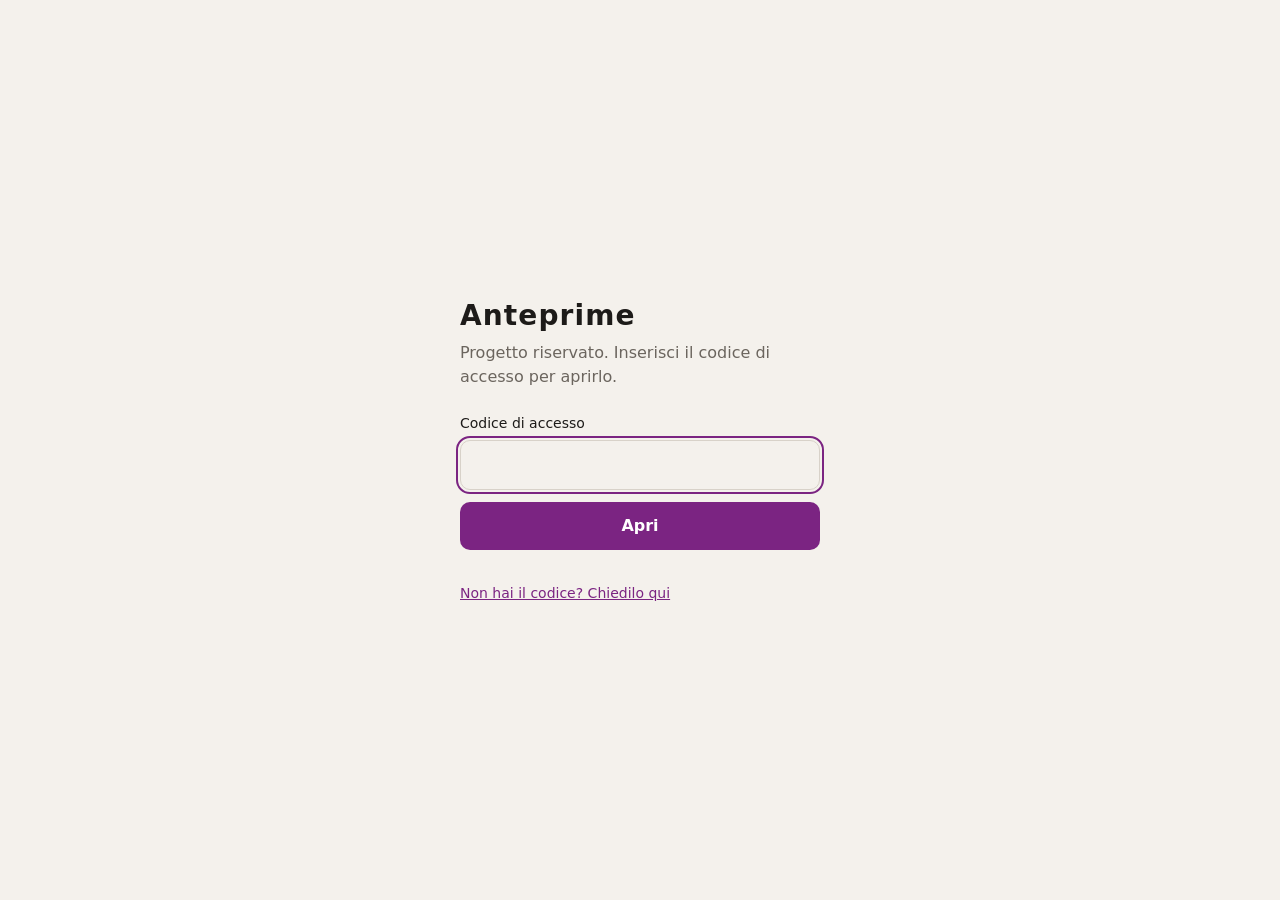
<file: index.html>
<!DOCTYPE html>
<html lang="it">
<head>
<meta charset="UTF-8">
<meta name="viewport" content="width=device-width, initial-scale=1">
<meta name="robots" content="noindex, nofollow">
<title>Anteprime · riservato</title>
<style>
  :root { --bg: #f4f1ec; --fg: #1d1b19; --muted: #6b655e; --line: #d8d2c9; --accent: #7b2482; --err: #b3261e; }
  @media (prefers-color-scheme: dark) { :root { --bg: #121110; --fg: #f1ede6; --muted: #a39c92; --line: #34302c; --accent: #c77dd0; --err: #ff8a80; } }
  * { box-sizing: border-box; }
  body { margin: 0; min-height: 100vh; display: grid; place-items: center; padding: 16px; background: var(--bg); color: var(--fg);
    font: 16px/1.5 system-ui, -apple-system, "Segoe UI", sans-serif; }
  main { width: 100%; max-width: 360px; }
  h1 { font-size: 28px; letter-spacing: .04em; margin: 0 0 4px; }
  p { color: var(--muted); margin: 0 0 24px; }
  label { display: block; font-size: 14px; margin-bottom: 6px; }
  input { width: 100%; font: inherit; padding: 12px 14px; border: 1px solid var(--line); border-radius: 10px; background: transparent; color: inherit; }
  input:focus-visible, button:focus-visible, a:focus-visible { outline: 2px solid var(--accent); outline-offset: 2px; }
  button { width: 100%; margin-top: 12px; font: inherit; font-weight: 600; padding: 12px; border: 0; border-radius: 10px; background: var(--accent); color: #fff; cursor: pointer; }
  button:disabled { opacity: .6; cursor: progress; }
  #err { min-height: 1.5em; color: var(--err); font-size: 14px; margin: 10px 0 0; }
  a { color: var(--accent); font-size: 14px; }
</style>
</head>
<body>
<main>
  <h1>Anteprime</h1>
  <p>Progetto riservato. Inserisci il codice di accesso per aprirlo.</p>
  <form id="f" hidden>
    <label for="c">Codice di accesso</label>
    <input id="c" type="password" autocomplete="current-password" required autofocus>
    <button id="b">Apri</button>
    <p id="err" role="alert"></p>
  </form>
  <a id="r" hidden>Non hai il codice? Chiedilo qui</a>
</main>
<script>
const C = {"root":"./","progetto":"./","salt":"3x2KC07+c3ha4aR1tCEjuw==","iter":600000,"titolo":"Anteprime","ritorno":"mailto:sebiburyas.sb12@gmail.com?subject=Codice%20anteprime"};
const root = new URL(C.root, location.href), id = new URL(C.progetto, location.href).pathname, f = document.getElementById('f'), err = document.getElementById('err'), b = document.getElementById('b');
if (C.ritorno) { const r = document.getElementById('r'); r.href = C.ritorno; r.hidden = false; }
const db = () => new Promise((ok, ko) => { const r = indexedDB.open('cifra', 1); r.onupgradeneeded = () => r.result.createObjectStore('k'); r.onsuccess = () => ok(r.result); r.onerror = () => ko(r.error); });
const leggi = async () => { const d = await db(); return new Promise(ok => { const g = d.transaction('k').objectStore('k').get(id); g.onsuccess = () => ok(g.result || null); g.onerror = () => ok(null); }); };
const salva = async k => { const d = await db(); return new Promise((ok, ko) => { const t = d.transaction('k', 'readwrite'); t.objectStore('k').put(k, id); t.oncomplete = ok; t.onerror = () => ko(t.error); }); };
const b64 = s => Uint8Array.from(atob(s), c => c.charCodeAt(0));

async function avvia() {
  // se il service worker c'è già ma la pagina è ancora questa, non ricaricare all'infinito
  const ora = Date.now(), prima = +sessionStorage.getItem('cifra-avvio' + location.pathname) || 0;
  if (ora - prima < 8000) throw new Error('loop');
  sessionStorage.setItem('cifra-avvio' + location.pathname, ora);
  await navigator.serviceWorker.register(new URL('sw.js', root), { scope: root.pathname, updateViaCache: 'none' });
  if (navigator.serviceWorker.controller) return location.reload();
  navigator.serviceWorker.addEventListener('controllerchange', () => location.reload());
}

f.onsubmit = e => { e.preventDefault(); prova(document.getElementById('c').value.trim()); };
async function prova(codice) {
  err.textContent = ''; b.disabled = true; b.textContent = 'Controllo…';
  try {
    const base = await crypto.subtle.importKey('raw', new TextEncoder().encode(codice), 'PBKDF2', false, ['deriveKey']);
    const k = await crypto.subtle.deriveKey({ name: 'PBKDF2', salt: b64(C.salt), iterations: C.iter, hash: 'SHA-256' }, base, { name: 'AES-GCM', length: 256 }, false, ['decrypt']);
    const m = await (await fetch(new URL('_/m', root), { cache: 'no-cache' })).arrayBuffer();
    try { await crypto.subtle.decrypt({ name: 'AES-GCM', iv: m.slice(0, 12) }, k, m.slice(12)); }
    catch { throw new Error('codice'); }
    await salva(k);
    try { localStorage.setItem('cifra-codice', codice); } catch {}
    sessionStorage.removeItem('cifra-avvio' + location.pathname);
    b.textContent = 'Apro…';
    await avvia();
  } catch (x) {
    err.textContent = x.message === 'codice' ? 'Codice non valido.' : 'Non riesco ad aprirlo adesso. Controlla la connessione e riprova.';
    b.disabled = false; b.textContent = 'Apri'; f.hidden = false;
  }
}

(async () => {
  if (!('serviceWorker' in navigator) || !window.crypto?.subtle || !window.indexedDB) {
    err.textContent = 'Questo browser non può aprire il progetto. Prova con Chrome o Safari, fuori dalla navigazione privata.';
    f.hidden = false; b.disabled = true; return;
  }
  addEventListener('hashchange', () => location.reload()); // link magico aperto su questa stessa pagina
  // link magico: #k=<codice>, tolto subito dalla barra degli indirizzi
  const h = new URLSearchParams(location.hash.slice(1)).get('k');
  if (h) { history.replaceState(null, '', location.pathname + location.search); return prova(h); }
  try { if (await leggi()) return await avvia(); } catch {}
  f.hidden = false; document.getElementById('c').focus();
})();
</script>
</body>
</html>
</file>
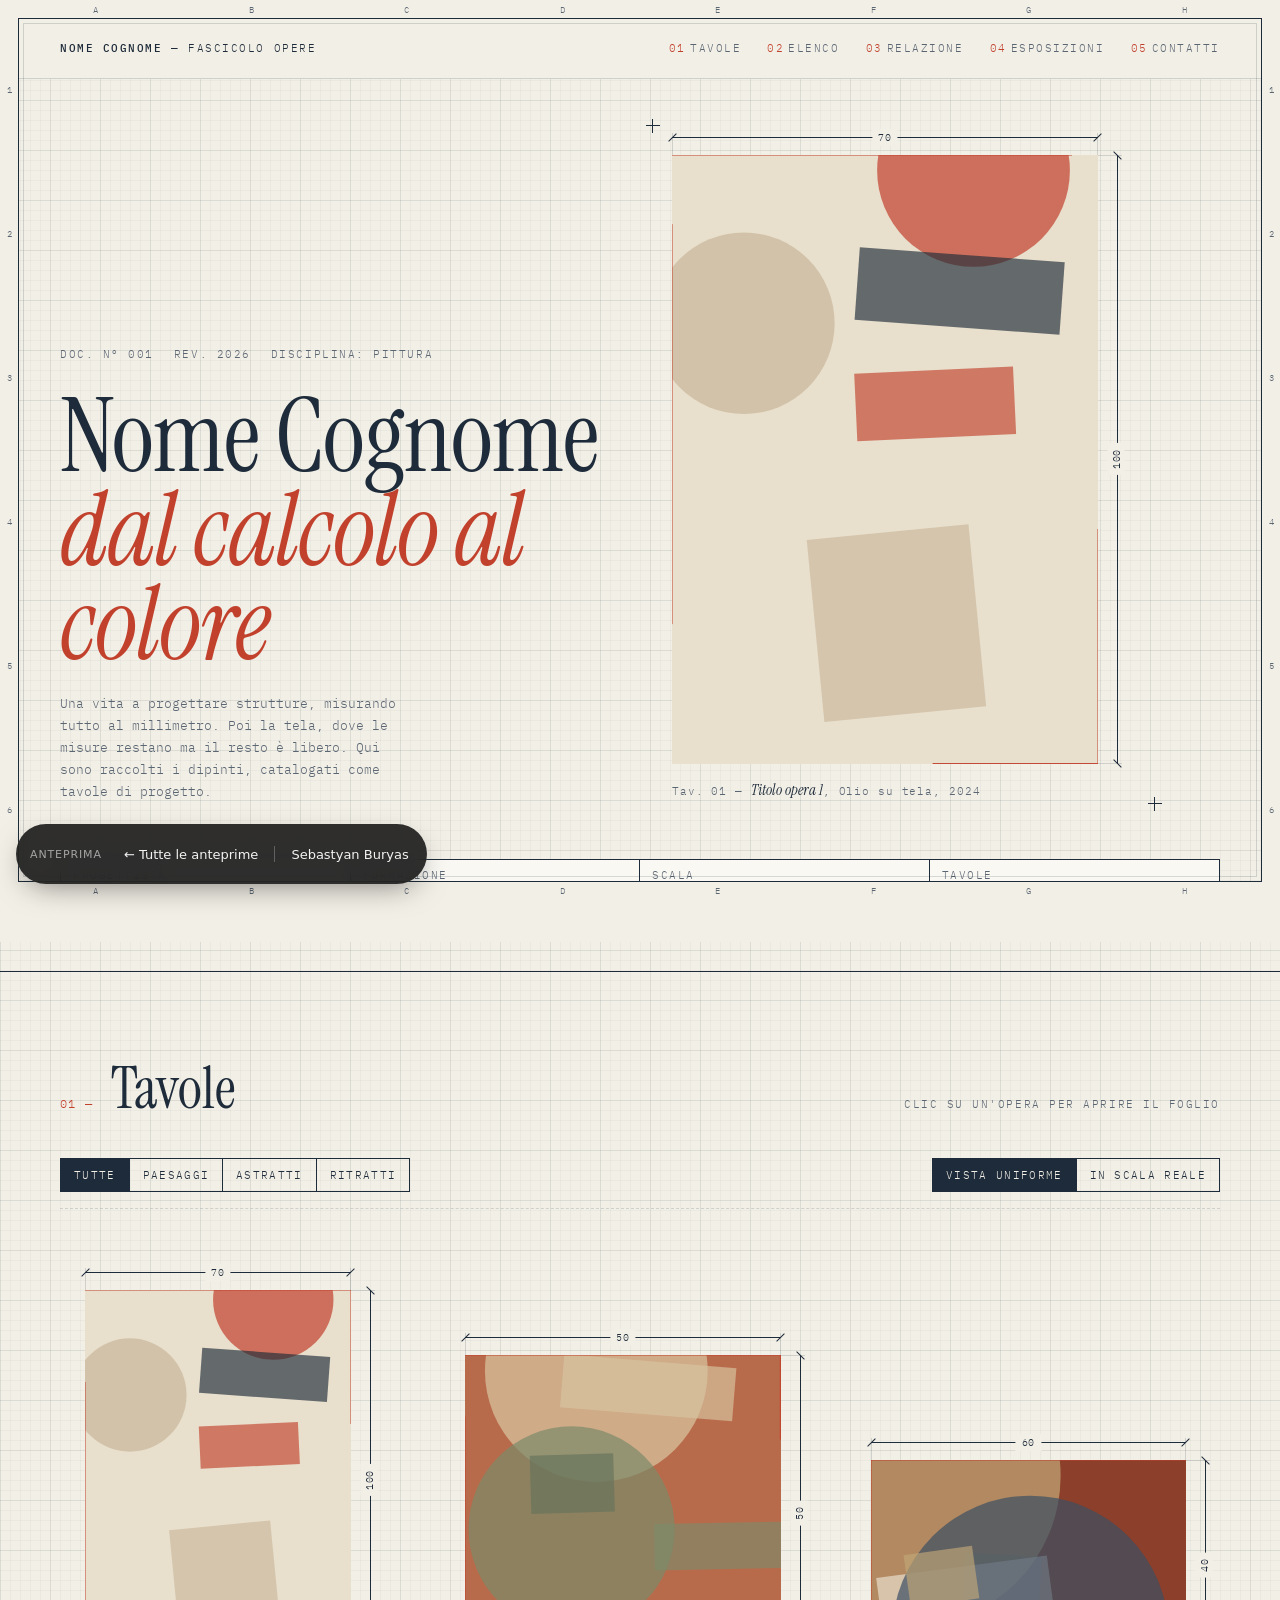
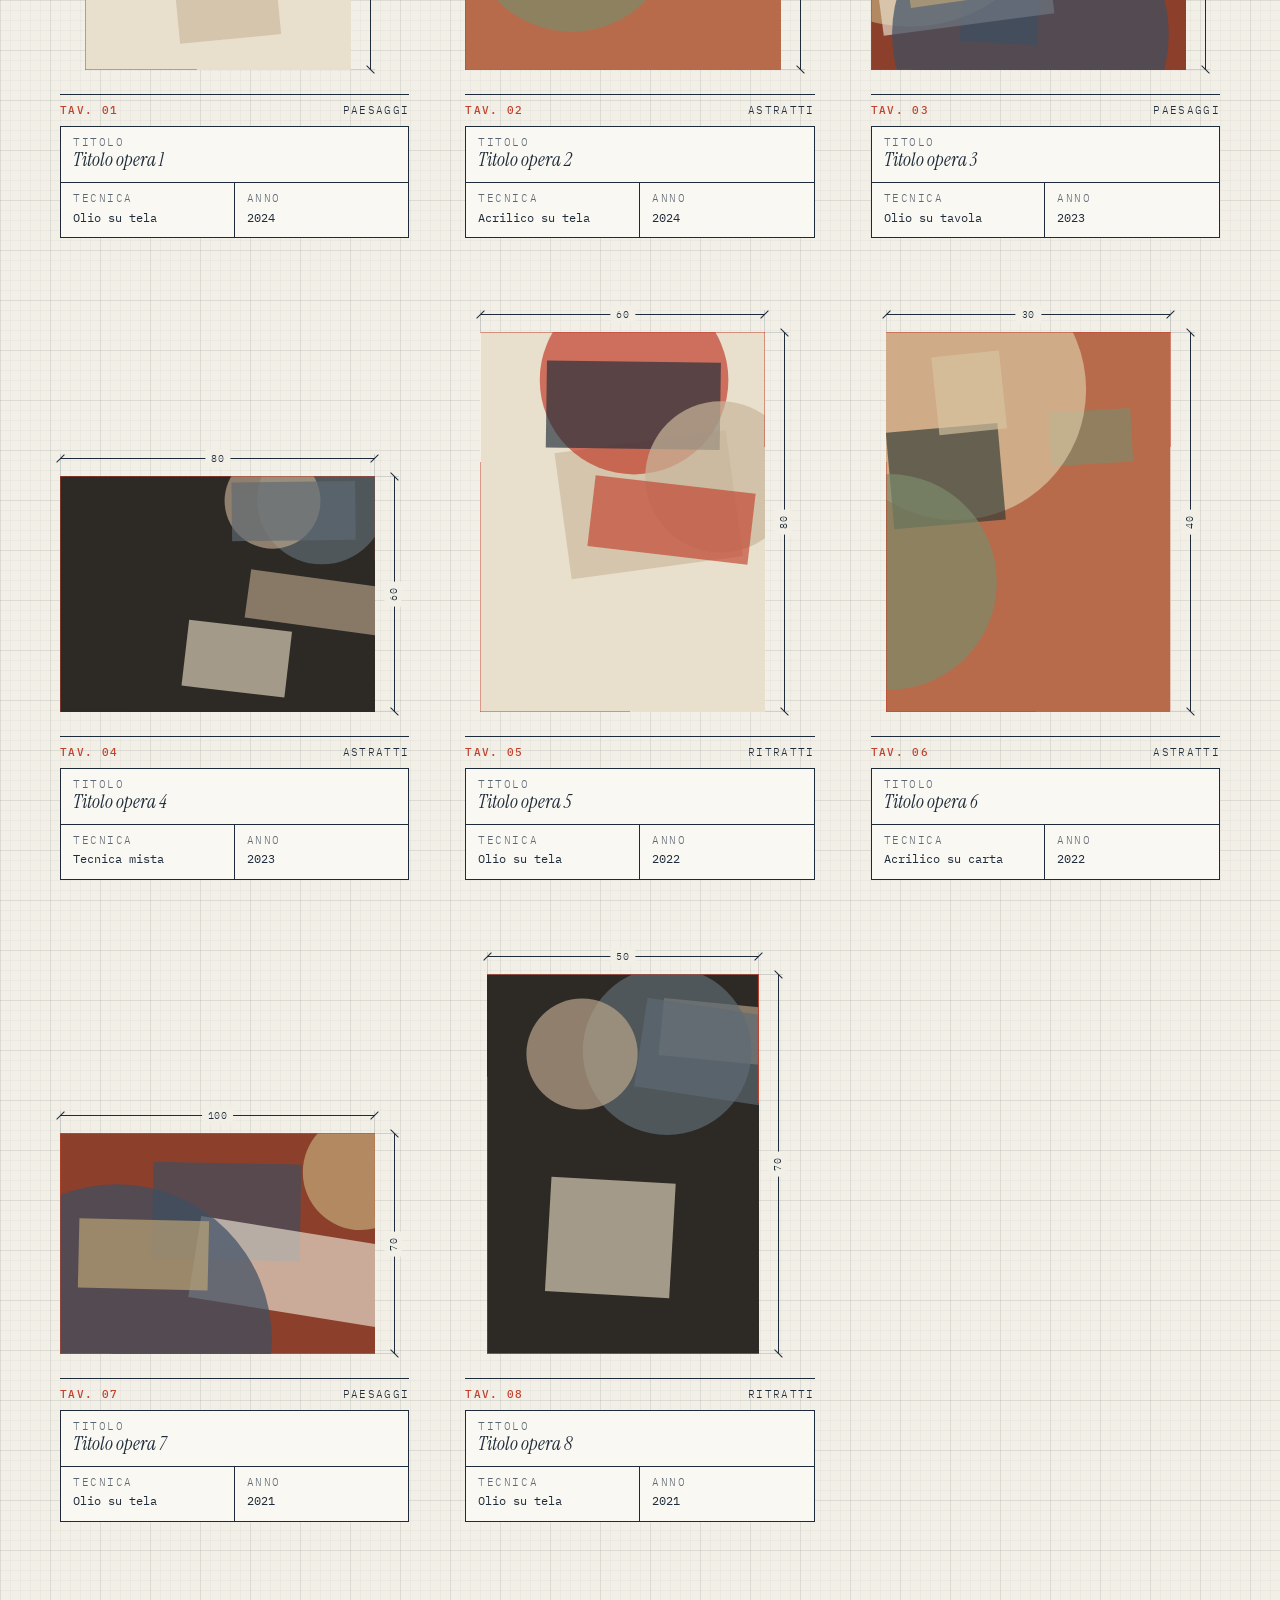
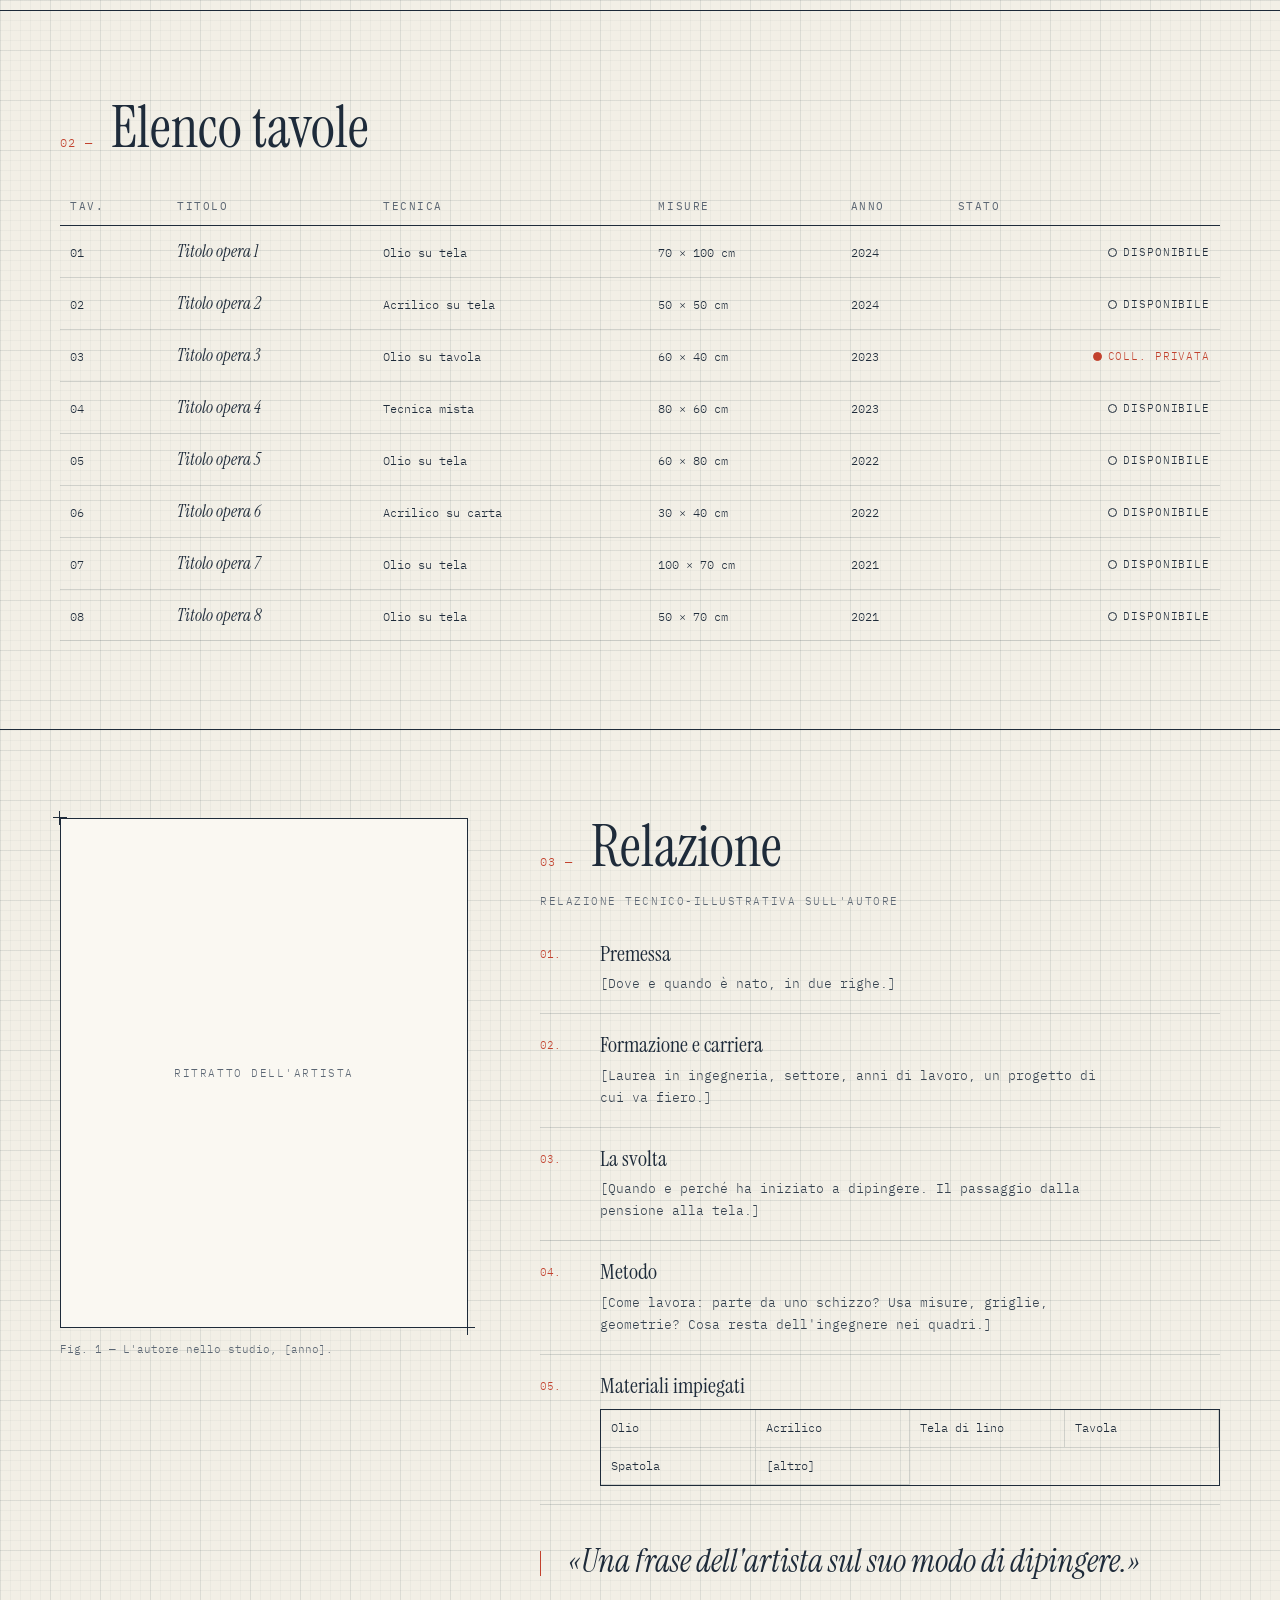
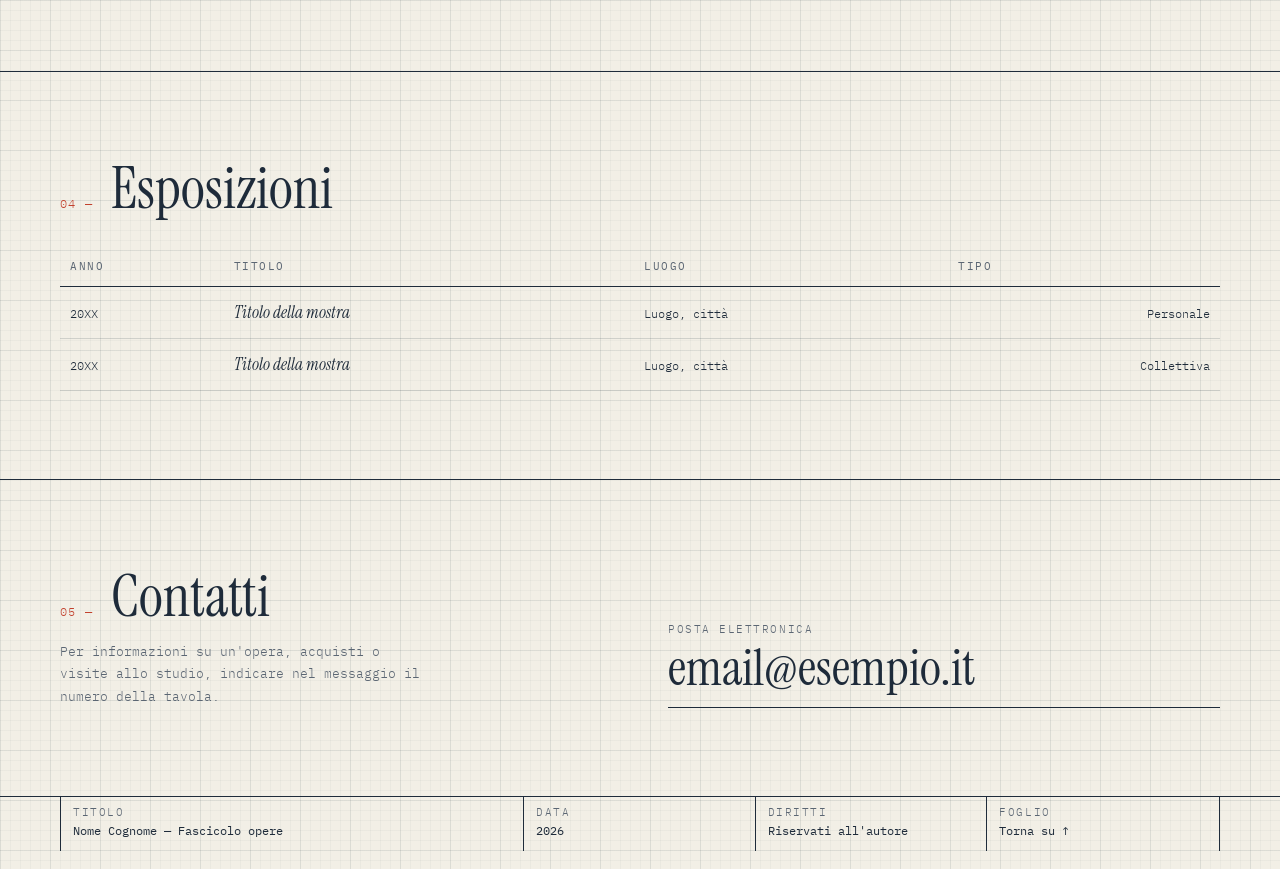
<file: artista-pittore/index.html>
<!doctype html>
<html lang="it">
<head>
<meta charset="utf-8">
<meta name="viewport" content="width=device-width, initial-scale=1">
<meta name="robots" content="noindex, nofollow">
<title>Nome Cognome — Fascicolo opere</title>
<meta name="description" content="Dipinti di Nome Cognome, ingegnere e pittore. Tavole, relazione, esposizioni e contatti.">
<link rel="preconnect" href="https://fonts.googleapis.com">
<link rel="preconnect" href="https://fonts.gstatic.com" crossorigin>
<link href="https://fonts.googleapis.com/css2?family=Instrument+Serif:ital@0;1&family=IBM+Plex+Mono:wght@300;400;500&display=swap" rel="stylesheet">
<style>
  :root{
    --paper:#f2efe6;          /* carta da lucido */
    --paper-2:#faf8f2;
    --ink:#1e2b3a;            /* inchiostro di china blu-nero */
    --ink-soft:#5b6673;
    --rule:rgba(30,43,58,.16);
    --grid-1:rgba(30,43,58,.035);
    --grid-2:rgba(30,43,58,.07);
    --red:#c2412d;            /* matita rossa delle correzioni */
    --serif:"Instrument Serif", Georgia, serif;
    --mono:"IBM Plex Mono", ui-monospace, Consolas, monospace;
    --m:18px;                 /* margine del foglio */
    --boxh:380px;             /* altezza massima delle opere in vista uniforme */
  }
  *{box-sizing:border-box;margin:0;padding:0}
  html{scroll-behavior:smooth;scroll-padding-top:90px}
  body{
    background-color:var(--paper);color:var(--ink);font-family:var(--mono);font-weight:300;font-size:14px;line-height:1.7;
    background-image:
      linear-gradient(var(--grid-2) 1px,transparent 1px),linear-gradient(90deg,var(--grid-2) 1px,transparent 1px),
      linear-gradient(var(--grid-1) 1px,transparent 1px),linear-gradient(90deg,var(--grid-1) 1px,transparent 1px);
    background-size:50px 50px,50px 50px,10px 10px,10px 10px;
    -webkit-font-smoothing:antialiased;
  }
  img{display:block;max-width:100%}
  a{color:inherit}
  button{font:inherit;color:inherit}
  .wrap{width:min(1160px,100% - 80px);margin-inline:auto}
  .lbl{font-size:10px;letter-spacing:.14em;text-transform:uppercase;color:var(--ink-soft)}

  /* ---------- CORNICE DEL FOGLIO ---------- */
  .sheet{position:fixed;inset:var(--m);border:1px solid var(--ink);box-shadow:0 0 0 60px var(--paper);pointer-events:none;z-index:30}
  .sheet::after{content:"";position:absolute;inset:4px;border:1px solid var(--rule)}
  .zones{position:fixed;z-index:31;pointer-events:none;font-size:9px;color:var(--ink-soft);display:flex;justify-content:space-around}
  .zones.top{top:2px;left:var(--m);right:var(--m)}
  .zones.bot{bottom:2px;left:var(--m);right:var(--m)}
  .zones.lft,.zones.rgt{top:var(--m);bottom:var(--m);flex-direction:column;align-items:center;width:var(--m)}
  .zones.lft{left:0}.zones.rgt{right:0}

  /* ---------- INTESTAZIONE ---------- */
  header{position:sticky;top:var(--m);z-index:20;background:var(--paper);border-bottom:1px solid var(--rule)}
  nav{display:flex;align-items:center;justify-content:space-between;gap:16px;height:60px}
  .brand{text-decoration:none;font-size:11px;letter-spacing:.14em;text-transform:uppercase}
  .brand b{font-weight:500}
  nav ul{display:flex;gap:26px;list-style:none}
  nav ul a{text-decoration:none;font-size:11px;letter-spacing:.14em;text-transform:uppercase;color:var(--ink-soft);transition:color .2s}
  nav ul a:hover{color:var(--red)}
  nav ul a span{color:var(--red);margin-right:4px}

  /* ---------- QUOTE (linee di misura) ---------- */
  .q{position:relative;margin:30px 34px 14px 0}
  .q .art{position:relative;overflow:hidden;background:var(--paper-2)}
  .q .art img{width:100%;height:100%;object-fit:cover;aspect-ratio:var(--ar)}
  .qh,.qv{position:absolute;color:var(--ink);font-size:10px;letter-spacing:.06em}
  .qh{left:0;right:0;top:-18px;height:1px;background:currentColor}
  .qv{top:0;bottom:0;right:-20px;width:1px;background:currentColor}
  .qh::before,.qh::after,.qv::before,.qv::after{content:"";position:absolute;background:currentColor}
  .qh::before,.qh::after{top:-5px;width:1px;height:11px;transform:rotate(45deg)}
  .qh::before{left:0}.qh::after{right:0}
  .qv::before,.qv::after{left:-5px;height:1px;width:11px;transform:rotate(45deg)}
  .qv::before{top:0}.qv::after{bottom:0}
  .qh span,.qv span{position:absolute;background:var(--paper);padding:0 6px;white-space:nowrap}
  .qh span{left:50%;top:-8px;transform:translateX(-50%)}
  .qv span{top:50%;left:-1px;transform:translate(-50%,-50%) rotate(-90deg)}
  /* linee di richiamo */
  .q .ext{position:absolute;inset:-22px -24px 0 0;pointer-events:none;
    background:
      linear-gradient(var(--rule),var(--rule)) left top/1px 22px no-repeat,
      linear-gradient(var(--rule),var(--rule)) calc(100% - 24px) top/1px 22px no-repeat,
      linear-gradient(90deg,var(--rule),var(--rule)) right 22px/24px 1px no-repeat,
      linear-gradient(90deg,var(--rule),var(--rule)) right bottom/24px 1px no-repeat}
  /* costruzione: rettangolo e diagonali che si disegnano */
  .build{position:absolute;inset:0;width:100%;height:100%;pointer-events:none;overflow:visible}
  .build *{fill:none;stroke:var(--red);stroke-width:1;vector-effect:non-scaling-stroke;stroke-dasharray:1;stroke-dashoffset:1}
  .q .art img{opacity:0}
  .q.drawn .art img{opacity:1;transition:opacity .9s .55s}
  .q.drawn .build *{animation:draw .8s ease forwards}
  .q.drawn .build .d{animation:draw .8s .15s ease forwards,fade .6s 1.4s forwards}
  @keyframes draw{to{stroke-dashoffset:0}}
  @keyframes fade{to{opacity:0}}
  /* crocini di registro */
  .reg{position:absolute;width:14px;height:14px;pointer-events:none}
  .reg::before,.reg::after{content:"";position:absolute;background:var(--ink)}
  .reg::before{left:6px;top:0;width:1px;height:14px}.reg::after{top:6px;left:0;height:1px;width:14px}

  /* ---------- APERTURA ---------- */
  .hero{display:grid;grid-template-columns:1fr 1fr;gap:64px;align-items:end;padding:64px 0 56px}
  .doc{display:flex;gap:20px;flex-wrap:wrap}
  .hero h1{font-family:var(--serif);font-weight:400;font-size:clamp(3.2rem,8vw,6.6rem);line-height:.92;margin:26px 0 20px;letter-spacing:-.01em}
  .hero h1 i{color:var(--red)}
  .hero .lead{font-size:13px;max-width:44ch;color:var(--ink-soft)}
  .hero-art{position:relative;max-width:460px;justify-self:end;width:100%;cursor:zoom-in}
  .hero-art .reg.a{left:-26px;top:-36px}.hero-art .reg.b{right:-30px;bottom:-8px}
  .hero-cap{font-size:10px;letter-spacing:.08em;color:var(--ink-soft);margin-top:4px}
  .hero-cap em{font-family:var(--serif);font-style:italic;font-size:15px;letter-spacing:0;color:var(--ink)}

  /* cartiglio */
  .cart{display:grid;border:1px solid var(--ink);background:var(--paper-2)}
  .cart>div{padding:8px 12px;border-right:1px solid var(--ink);border-bottom:1px solid var(--ink);min-width:0}
  .cart .lbl{display:block;font-size:9px;line-height:1.3}
  .cart .v{font-size:12px;font-weight:400;overflow-wrap:anywhere}
  .cart .v.t{font-family:var(--serif);font-size:19px;font-style:italic;font-weight:400;line-height:1.2}
  .cart-hero{grid-template-columns:repeat(4,1fr);margin-bottom:8px}
  .cart-hero>div:nth-child(4n){border-right:0}
  .cart-hero>div{border-bottom:0}

  /* ---------- SEZIONI ---------- */
  section{padding:88px 0;border-top:1px solid var(--ink)}
  .sh{display:flex;align-items:baseline;gap:18px;margin-bottom:40px;flex-wrap:wrap}
  .sh .n{font-size:11px;color:var(--red);letter-spacing:.1em}
  .sh h2{font-family:var(--serif);font-weight:400;font-size:clamp(2.4rem,5vw,3.6rem);line-height:1}
  .sh .lbl{margin-left:auto}

  /* registro tavole */
  table{width:100%;border-collapse:collapse;font-size:12px}
  th{text-align:left;font-weight:400;font-size:9px;letter-spacing:.14em;text-transform:uppercase;color:var(--ink-soft);padding:0 10px 10px;border-bottom:1px solid var(--ink)}
  td{padding:11px 10px;border-bottom:1px solid var(--rule);vertical-align:baseline}
  tbody tr{cursor:pointer;transition:background .15s}
  tbody tr:hover{background:var(--paper-2)}
  tbody tr:hover td:first-child{color:var(--red)}
  td.t{font-family:var(--serif);font-style:italic;font-size:17px}
  td.r{text-align:right}
  .st{display:inline-flex;align-items:center;gap:6px;font-size:10px;letter-spacing:.08em;text-transform:uppercase}
  .st::before{content:"";width:7px;height:7px;border:1px solid currentColor;border-radius:50%}
  .st.sold{color:var(--red)}.st.sold::before{background:currentColor}

  /* tavole */
  .bar{display:flex;justify-content:space-between;gap:16px;flex-wrap:wrap;margin-bottom:28px;padding-bottom:16px;border-bottom:1px dashed var(--rule)}
  .seg{display:flex;flex-wrap:wrap;border:1px solid var(--ink)}
  .seg button{background:none;border:0;border-right:1px solid var(--ink);padding:7px 13px;font-size:10px;letter-spacing:.12em;text-transform:uppercase;cursor:pointer;transition:background .2s,color .2s}
  .seg button:last-child{border-right:0}
  .seg button:hover{color:var(--red)}
  .seg button.on{background:var(--ink);color:var(--paper)}
  .scale-note{font-size:10px;color:var(--ink-soft);margin:-12px 0 24px;min-height:1em}
  .tavole{display:grid;grid-template-columns:repeat(auto-fill,minmax(300px,1fr));gap:64px 56px;align-items:end}
  .tav{cursor:zoom-in;opacity:0;transform:translateY(14px);transition:opacity .6s,transform .6s}
  .tav.in{opacity:1;transform:none}
  .tav .stage{display:flex;justify-content:center}
  .tav .q{width:var(--w);transition:width .7s cubic-bezier(.6,0,.2,1)}
  .tav .art{transition:box-shadow .3s}
  .tav:hover .art{box-shadow:0 0 0 1px var(--red)}
  .tav-head{display:flex;justify-content:space-between;font-size:10px;letter-spacing:.12em;text-transform:uppercase;padding:6px 0;border-top:1px solid var(--ink);margin-top:10px}
  .tav-head b{font-weight:500;color:var(--red)}
  .cart-mini{grid-template-columns:1fr 1fr}
  .cart-mini>div:nth-child(3){border-right:0}
  .cart-mini>div:nth-last-child(-n+2){border-bottom:0}
  .cart-mini>div.full{grid-column:1/-1;border-right:0}

  /* relazione */
  .rel{display:grid;grid-template-columns:.75fr 1.25fr;gap:72px;align-items:start}
  .portrait{position:relative;aspect-ratio:4/5;background:var(--paper-2);border:1px solid var(--ink);display:grid;place-items:center;font-size:10px;letter-spacing:.14em;text-transform:uppercase;color:var(--ink-soft);overflow:visible}
  .portrait img{width:100%;height:100%;object-fit:cover;filter:grayscale(1) contrast(1.05)}
  .portrait .reg.a{left:-8px;top:-8px}.portrait .reg.b{right:-8px;bottom:-8px}
  .portrait-cap{margin-top:12px;font-size:10px;color:var(--ink-soft)}
  ol.paras{list-style:none;counter-reset:p}
  ol.paras>li{counter-increment:p;display:grid;grid-template-columns:52px 1fr;gap:8px;padding:18px 0;border-bottom:1px solid var(--rule)}
  ol.paras>li::before{content:counter(p,decimal-leading-zero)".";font-size:11px;color:var(--red);padding-top:4px}
  ol.paras h3{font-family:var(--serif);font-weight:400;font-size:22px;line-height:1.2;margin-bottom:6px}
  ol.paras p{font-size:13px;color:#33404e;max-width:62ch}
  .mat{display:grid;grid-template-columns:repeat(auto-fill,minmax(150px,1fr));gap:0;border:1px solid var(--ink);margin-top:10px}
  .mat div{padding:8px 10px;border-right:1px solid var(--rule);border-bottom:1px solid var(--rule);font-size:12px}
  blockquote{margin-top:36px;font-family:var(--serif);font-style:italic;font-size:clamp(1.5rem,2.6vw,2rem);line-height:1.3;position:relative;padding-left:28px}
  blockquote::before{content:"";position:absolute;left:0;top:.3em;bottom:.2em;width:1px;background:var(--red)}

  /* contatti */
  .contact{display:grid;grid-template-columns:1fr 1fr;gap:56px;align-items:end}
  .contact p{font-size:13px;color:var(--ink-soft);max-width:46ch;margin-top:16px}
  .mail{display:block;font-family:var(--serif);font-size:clamp(1.8rem,4.4vw,3.2rem);text-decoration:none;line-height:1.1;overflow-wrap:anywhere;border-bottom:1px solid var(--ink);padding-bottom:10px;transition:color .2s}
  .mail:hover{color:var(--red)}

  footer{border-top:1px solid var(--ink);margin-bottom:var(--m)}
  .cart-foot{grid-template-columns:2fr 1fr 1fr 1fr;border:0;border-left:1px solid var(--ink);border-right:1px solid var(--ink);background:transparent}
  .cart-foot>div{border-bottom:0}
  .cart-foot>div:last-child{border-right:0}
  .cart-foot a{text-decoration:none}

  /* ---------- FOGLIO A SCHERMO INTERO ---------- */
  .lb{position:fixed;inset:0;z-index:60;display:none;background-color:var(--paper);background-image:inherit;background-size:inherit}
  .lb.open{display:grid;grid-template-columns:1fr 320px}
  .lb-stage{display:flex;align-items:center;justify-content:center;padding:70px 70px 40px;min-height:0;overflow:hidden}
  .lb-stage .q{width:min(var(--lw),100%)}
  .lb-side{border-left:1px solid var(--ink);display:flex;flex-direction:column;justify-content:flex-end;padding:24px;gap:14px;background:var(--paper)}
  .lb-side .cart{grid-template-columns:1fr 1fr}
  .lb-side .cart>div:nth-child(odd){border-right:0}
  .lb-side .cart>div.full{grid-column:1/-1;border-right:0}
  .lb-side .cart>div:last-child{border-bottom:0}
  .lb-note{font-size:12px;color:#33404e}
  .lb-nav{display:flex;border:1px solid var(--ink)}
  .lb-nav button{flex:1;background:none;border:0;border-right:1px solid var(--ink);padding:10px;font-size:10px;letter-spacing:.14em;text-transform:uppercase;cursor:pointer}
  .lb-nav button:last-child{border-right:0}
  .lb-nav button:hover{background:var(--ink);color:var(--paper)}
  .lb-close{position:absolute;top:18px;left:22px;background:none;border:0;font-size:10px;letter-spacing:.14em;text-transform:uppercase;cursor:pointer;padding:6px 0;border-bottom:1px solid var(--ink)}
  .lb-close:hover{color:var(--red);border-color:var(--red)}
  .lb-count{position:absolute;top:22px;right:344px;font-size:10px;letter-spacing:.14em;color:var(--ink-soft)}

  @media (max-width:900px){
    :root{--m:8px;--boxh:320px}
    .wrap{width:min(1160px,100% - 40px)}
    .zones{display:none}
    nav ul{gap:16px}
    nav ul li.x{display:none}
    .hero,.rel,.contact{grid-template-columns:1fr;gap:48px}
    .hero{padding:40px 0 48px}
    .hero-art{justify-self:start}
    .hero-art .reg.a{left:-12px}.hero-art .reg.b{right:0;bottom:-20px}
    .cart-hero{grid-template-columns:1fr 1fr}
    .cart-hero>div:nth-child(2n){border-right:0}
    .cart-hero>div:nth-child(-n+2){border-bottom:1px solid var(--ink)}
    section{padding:64px 0}
    .hide-s{display:none}
    .lb.open{grid-template-columns:1fr;grid-template-rows:1fr auto}
    .lb-stage{padding:64px 40px 16px}
    .lb-side{border-left:0;border-top:1px solid var(--ink);padding:14px 16px}
    .lb-count{right:20px}
    .cart-foot{grid-template-columns:1fr 1fr}
    .cart-foot>div:nth-child(2n){border-right:0}
    .cart-foot>div:nth-child(-n+2){border-bottom:1px solid var(--ink)}
  }
  @media (max-width:520px){
    nav ul li.y{display:none}
    .brand span{display:none}
    .tavole{grid-template-columns:1fr}
  }
  @media (prefers-reduced-motion:reduce){
    *{transition:none!important;animation:none!important;scroll-behavior:auto!important}
    .q .art img{opacity:1}.build{display:none}.tav{opacity:1;transform:none}
  }
  a[href="#top"]{display:inline-block;padding:10px 0;margin:-10px 0}
  /* Leggibilità e tocco: etichette tecniche almeno a 11px, comandi alti almeno 40px sui touch */
  .lbl,.hero-cap,.cart .lbl,th,.st,.seg button,.scale-note,.tav-head,.portrait,.portrait-cap,.lb-nav button,.lb-close,.lb-count{font-size:11px}
  .sh .n{font-size:12px}
  @media (pointer:coarse){
    nav.wrap a{display:inline-flex;align-items:center;min-height:40px}
    .seg button{min-height:40px}
    .lb-nav button,.lb-close{min-height:44px}
  }
</style>
</head>
<body>

<div class="sheet" aria-hidden="true"></div>
<div class="zones top" aria-hidden="true"><span>A</span><span>B</span><span>C</span><span>D</span><span>E</span><span>F</span><span>G</span><span>H</span></div>
<div class="zones bot" aria-hidden="true"><span>A</span><span>B</span><span>C</span><span>D</span><span>E</span><span>F</span><span>G</span><span>H</span></div>
<div class="zones lft" aria-hidden="true"><span>1</span><span>2</span><span>3</span><span>4</span><span>5</span><span>6</span></div>
<div class="zones rgt" aria-hidden="true"><span>1</span><span>2</span><span>3</span><span>4</span><span>5</span><span>6</span></div>

<header id="top">
  <nav class="wrap">
    <a class="brand" href="#top"><b data-f="nome">Nome Cognome</b><span> — Fascicolo opere</span></a>
    <ul>
      <li><a href="#tavole"><span>01</span>Tavole</a></li>
      <li class="x"><a href="#elenco"><span>02</span>Elenco</a></li>
      <li class="y"><a href="#relazione"><span>03</span>Relazione</a></li>
      <li class="x"><a href="#esposizioni"><span>04</span>Esposizioni</a></li>
      <li><a href="#contatti"><span>05</span>Contatti</a></li>
    </ul>
  </nav>
</header>

<main>
  <!-- APERTURA -->
  <div class="wrap hero">
    <div>
      <div class="doc lbl"><span>Doc. n° 001</span><span>Rev. <span id="rev"></span></span><span>Disciplina: pittura</span></div>
      <h1><span data-f="nome">Nome Cognome</span><br><i>dal calcolo al colore</i></h1>
      <p class="lead">Una vita a progettare strutture, misurando tutto al millimetro. Poi la tela, dove le misure restano ma il resto è libero. Qui sono raccolti i dipinti, catalogati come tavole di progetto.</p>
    </div>
    <div>
      <div class="hero-art" id="hero"></div>
    </div>
  </div>
  <div class="wrap">
    <div class="cart cart-hero">
      <div><span class="lbl">Progettista</span><span class="v" data-f="nome">Nome Cognome</span></div>
      <div><span class="lbl">Formazione</span><span class="v">Ingegneria</span></div>
      <div><span class="lbl">Scala</span><span class="v">1:1 sulla tela</span></div>
      <div><span class="lbl">Tavole</span><span class="v" id="ntav"></span></div>
    </div>
  </div>

  <!-- TAVOLE -->
  <section id="tavole" style="margin-top:56px">
    <div class="wrap">
      <div class="sh"><span class="n">01 —</span><h2>Tavole</h2><span class="lbl">Clic su un'opera per aprire il foglio</span></div>
      <div class="bar">
        <div class="seg" id="filters" role="group" aria-label="Filtra per serie"></div>
        <div class="seg" role="group" aria-label="Vista">
          <button class="on" data-v="uni">Vista uniforme</button>
          <button data-v="scala">In scala reale</button>
        </div>
      </div>
      <p class="scale-note" id="scaleNote"></p>
      <div class="tavole" id="tavoleEl"></div>
    </div>
  </section>

  <!-- ELENCO -->
  <section id="elenco">
    <div class="wrap">
      <div class="sh"><span class="n">02 —</span><h2>Elenco tavole</h2></div>
      <table>
        <thead><tr><th>Tav.</th><th>Titolo</th><th class="hide-s">Tecnica</th><th>Misure</th><th class="hide-s">Anno</th><th class="r">Stato</th></tr></thead>
        <tbody id="registro"></tbody>
      </table>
    </div>
  </section>

  <!-- RELAZIONE -->
  <section id="relazione">
    <div class="wrap rel">
      <div>
        <div class="portrait"><span class="reg a"></span><span class="reg b"></span>Ritratto dell'artista<!-- <img src="img/ritratto.jpg" alt="Ritratto di Nome Cognome"> --></div>
        <p class="portrait-cap">Fig. 1 — L'autore nello studio, [anno].</p>
      </div>
      <div>
        <div class="sh" style="margin-bottom:16px"><span class="n">03 —</span><h2>Relazione</h2></div>
        <p class="lbl" style="margin-bottom:12px">Relazione tecnico-illustrativa sull'autore</p>
        <ol class="paras">
          <li><div><h3>Premessa</h3><p>[Dove e quando è nato, in due righe.]</p></div></li>
          <li><div><h3>Formazione e carriera</h3><p>[Laurea in ingegneria, settore, anni di lavoro, un progetto di cui va fiero.]</p></div></li>
          <li><div><h3>La svolta</h3><p>[Quando e perché ha iniziato a dipingere. Il passaggio dalla pensione alla tela.]</p></div></li>
          <li><div><h3>Metodo</h3><p>[Come lavora: parte da uno schizzo? Usa misure, griglie, geometrie? Cosa resta dell'ingegnere nei quadri.]</p></div></li>
          <li><div><h3>Materiali impiegati</h3>
            <div class="mat"><div>Olio</div><div>Acrilico</div><div>Tela di lino</div><div>Tavola</div><div>Spatola</div><div>[altro]</div></div></div></li>
        </ol>
        <blockquote>«Una frase dell'artista sul suo modo di dipingere.»</blockquote>
      </div>
    </div>
  </section>

  <!-- ESPOSIZIONI -->
  <section id="esposizioni">
    <div class="wrap">
      <div class="sh"><span class="n">04 —</span><h2>Esposizioni</h2></div>
      <table>
        <thead><tr><th>Anno</th><th>Titolo</th><th class="hide-s">Luogo</th><th class="r">Tipo</th></tr></thead>
        <tbody class="static">
          <tr><td>20XX</td><td class="t">Titolo della mostra</td><td class="hide-s">Luogo, città</td><td class="r">Personale</td></tr>
          <tr><td>20XX</td><td class="t">Titolo della mostra</td><td class="hide-s">Luogo, città</td><td class="r">Collettiva</td></tr>
        </tbody>
      </table>
    </div>
  </section>

  <!-- CONTATTI -->
  <section id="contatti">
    <div class="wrap contact">
      <div>
        <div class="sh" style="margin-bottom:0"><span class="n">05 —</span><h2>Contatti</h2></div>
        <p>Per informazioni su un'opera, acquisti o visite allo studio, indicare nel messaggio il numero della tavola.</p>
      </div>
      <div>
        <span class="lbl">Posta elettronica</span>
        <a class="mail" href="mailto:email@esempio.it">email@esempio.it</a>
      </div>
    </div>
  </section>
</main>

<footer>
  <div class="wrap">
    <div class="cart cart-foot">
      <div><span class="lbl">Titolo</span><span class="v"><span data-f="nome">Nome Cognome</span> — Fascicolo opere</span></div>
      <div><span class="lbl">Data</span><span class="v" id="yr"></span></div>
      <div><span class="lbl">Diritti</span><span class="v">Riservati all'autore</span></div>
      <div><span class="lbl">Foglio</span><span class="v"><a href="#top">Torna su ↑</a></span></div>
    </div>
  </div>
</footer>

<!-- FOGLIO A SCHERMO INTERO -->
<div class="lb" id="lb" role="dialog" aria-modal="true" aria-label="Tavola ingrandita">
  <button class="lb-close" id="lbClose">← Chiudi foglio</button>
  <span class="lb-count" id="lbCount"></span>
  <div class="lb-stage" id="lbStage"></div>
  <aside class="lb-side">
    <p class="lb-note" id="lbNote"></p>
    <div class="cart" id="lbCart"></div>
    <div class="lb-nav"><button id="lbPrev">← Prec.</button><button id="lbNext">Succ. →</button></div>
  </aside>
</div>

<script>
/* =====================================================================
   DATI DA COMPILARE
   - NOME: nome dell'artista (aggiorna anche <title> e meta description)
   - OPERE: una riga per quadro, nell'ordine in cui devono apparire.
     misure: "BASE × ALTEZZA cm" (prima la larghezza, poi l'altezza).
             Servono per le quote e per la vista "in scala reale".
     img:    percorso della foto in img/ (es. "img/tramonto-2024.jpg").
             Le foto vanno ritagliate esattamente sul bordo della tela.
             Se vuoto compare un segnaposto.
     serie:  alimenta i filtri.  venduto:true → "collezione privata".
     inEvidenza:true → l'opera in apertura.
   ===================================================================== */
const NOME = "Nome Cognome";

const OPERE = [
  { titolo:"Titolo opera 1", anno:2024, tecnica:"Olio su tela",      misure:"70 × 100 cm", serie:"Paesaggi", img:"", note:"", inEvidenza:true },
  { titolo:"Titolo opera 2", anno:2024, tecnica:"Acrilico su tela",  misure:"50 × 50 cm",  serie:"Astratti", img:"", note:"" },
  { titolo:"Titolo opera 3", anno:2023, tecnica:"Olio su tavola",    misure:"60 × 40 cm",  serie:"Paesaggi", img:"", note:"", venduto:true },
  { titolo:"Titolo opera 4", anno:2023, tecnica:"Tecnica mista",     misure:"80 × 60 cm",  serie:"Astratti", img:"", note:"" },
  { titolo:"Titolo opera 5", anno:2022, tecnica:"Olio su tela",      misure:"60 × 80 cm",  serie:"Ritratti", img:"", note:"" },
  { titolo:"Titolo opera 6", anno:2022, tecnica:"Acrilico su carta", misure:"30 × 40 cm",  serie:"Astratti", img:"", note:"" },
  { titolo:"Titolo opera 7", anno:2021, tecnica:"Olio su tela",      misure:"100 × 70 cm", serie:"Paesaggi", img:"", note:"" },
  { titolo:"Titolo opera 8", anno:2021, tecnica:"Olio su tela",      misure:"50 × 70 cm",  serie:"Ritratti", img:"", note:"" },
];

/* ------------------ da qui in giù non serve toccare ------------------ */

const dims=o=>{const m=(o.misure||"").match(/(\d+(?:[.,]\d+)?)\s*[×x]\s*(\d+(?:[.,]\d+)?)/);return m?[+m[1].replace(",","."),+m[2].replace(",",".")]:[50,70]};
const num=i=>String(i+1).padStart(2,"0");
const esc=s=>String(s??"").replace(/[&<>"]/g,c=>({"&":"&amp;","<":"&lt;",">":"&gt;",'"':"&quot;"}[c]));

function placeholder(o,i){
  const [w,h]=dims(o), W=600, H=Math.round(W*h/w);
  const pal=[["#c9b79c","#c2412d","#1e2b3a","#e8dfcc"],["#7d8a6a","#d9c7a3","#2f3a33","#b86b4b"],["#3d4f63","#c2a878","#ece4d5","#8c3f2a"],["#b9a48a","#5e6b73","#e3d6bf","#2d2a26"]][i%4];
  let r=(i+1)*9301; const rnd=()=>((r=(r*49297+233280)%233280)/233280);
  let s=`<rect width="${W}" height="${H}" fill="${pal[3]}"/>`;
  for(let k=0;k<5;k++){const c=pal[k%3];
    s+= k%2 ? `<circle cx="${rnd()*W}" cy="${rnd()*H}" r="${60+rnd()*W/2.5}" fill="${c}" opacity=".7"/>`
            : `<rect x="${rnd()*W*.6}" y="${rnd()*H*.7}" width="${120+rnd()*W/2}" height="${80+rnd()*H/2.5}" fill="${c}" opacity=".65" transform="rotate(${rnd()*20-10} ${W/2} ${H/2})"/>`;}
  return "data:image/svg+xml,"+encodeURIComponent(`<svg xmlns="http://www.w3.org/2000/svg" viewBox="0 0 ${W} ${H}">${s}</svg>`);
}
const src=(o,i)=>o.img||placeholder(o,i);

// Disegno quotato di un'opera
function quoted(o,i){
  const [w,h]=dims(o);
  return `<div class="q" style="--ar:${w}/${h}">
    <span class="ext"></span>
    <span class="qh"><span>${w}</span></span>
    <span class="qv"><span>${h}</span></span>
    <div class="art"><img src="${src(o,i)}" alt="${esc(o.titolo)}${o.tecnica?", "+esc(o.tecnica):""}" loading="lazy">
      <svg class="build" viewBox="0 0 100 100" preserveAspectRatio="none" aria-hidden="true">
        <rect x="0" y="0" width="100" height="100" pathLength="1"/>
        <line class="d" x1="0" y1="0" x2="100" y2="100" pathLength="1"/>
        <line class="d" x1="100" y1="0" x2="0" y2="100" pathLength="1"/>
      </svg></div></div>`;
}
const draw=el=>{el.classList.remove("drawn");void el.offsetWidth;el.classList.add("drawn")};
const stato=o=>o.venduto?'<span class="st sold">Coll. privata</span>':'<span class="st">Disponibile</span>';

// Testi generali
document.querySelectorAll('[data-f="nome"]').forEach(e=>e.textContent=NOME);
const Y=new Date().getFullYear();
document.getElementById("yr").textContent=Y;
document.getElementById("rev").textContent=Y;
document.getElementById("ntav").textContent=String(OPERE.length).padStart(2,"0");

// Apertura
const hi=Math.max(0,OPERE.findIndex(o=>o.inEvidenza)), ho=OPERE[hi];
const heroEl=document.getElementById("hero");
heroEl.innerHTML=`<span class="reg a"></span><span class="reg b"></span>${quoted(ho,hi)}
  <div class="hero-cap">Tav. ${num(hi)} — <em>${esc(ho.titolo)}</em>, ${esc(ho.tecnica)}, ${ho.anno}</div>`;
heroEl.querySelector("img").loading="eager";
requestAnimationFrame(()=>draw(heroEl.querySelector(".q")));
heroEl.onclick=()=>openLb(hi);

// Tavole
const maxW=Math.max(...OPERE.map(o=>dims(o)[0]));
let vista="uni", serieSel="Tutte", view=[];
const tavEl=document.getElementById("tavoleEl"), fEl=document.getElementById("filters");
const serie=["Tutte",...new Set(OPERE.map(o=>o.serie).filter(Boolean))];
if(serie.length>2){
  fEl.innerHTML=serie.map((s,i)=>`<button class="${i?"":"on"}" data-s="${esc(s)}">${esc(s)}</button>`).join("");
  fEl.onclick=e=>{const b=e.target.closest("button");if(!b)return;
    fEl.querySelectorAll("button").forEach(x=>x.classList.toggle("on",x===b));serieSel=b.dataset.s;renderTav()};
} else fEl.style.display="none";
document.querySelector('[aria-label="Vista"]').onclick=e=>{const b=e.target.closest("button");if(!b)return;
  b.parentNode.querySelectorAll("button").forEach(x=>x.classList.toggle("on",x===b));vista=b.dataset.v;sizeTav()};

function widthFor(o){
  const [w,h]=dims(o);
  return vista==="scala" ? `calc(${(w/maxW*100).toFixed(2)}% - 34px)` : `min(calc(100% - 34px), calc(var(--boxh) * ${w} / ${h}))`;
}
function sizeTav(){
  tavEl.querySelectorAll(".tav").forEach(t=>t.querySelector(".q").style.width=widthFor(OPERE[+t.dataset.i]));
  document.getElementById("scaleNote").textContent = vista==="scala" ? `Le opere sono mostrate in proporzione tra loro: la più larga misura ${maxW} cm.` : "";
}
const io=new IntersectionObserver(es=>es.forEach(e=>{if(e.isIntersecting){e.target.classList.add("in");draw(e.target.querySelector(".q"));io.unobserve(e.target)}}),{rootMargin:"0px 0px -60px"});
function renderTav(){
  view=OPERE.map((_,i)=>i).filter(i=>serieSel==="Tutte"||OPERE[i].serie===serieSel);
  tavEl.innerHTML=view.map(i=>{const o=OPERE[i];return `<article class="tav" data-i="${i}" tabindex="0" aria-label="Tavola ${num(i)}: ${esc(o.titolo)}">
    <div class="stage">${quoted(o,i)}</div>
    <div class="tav-head"><b>Tav. ${num(i)}</b><span>${esc(o.serie||"")}</span></div>
    <div class="cart cart-mini">
      <div class="full"><span class="lbl">Titolo</span><span class="v t">${esc(o.titolo)}</span></div>
      <div><span class="lbl">Tecnica</span><span class="v">${esc(o.tecnica)}</span></div>
      <div><span class="lbl">Anno</span><span class="v">${o.anno||"—"}</span></div>
    </div></article>`}).join("");
  tavEl.querySelectorAll(".tav").forEach(t=>{io.observe(t);
    t.onclick=()=>openLb(+t.dataset.i);
    t.onkeydown=e=>{if(e.key==="Enter"||e.key===" "){e.preventDefault();openLb(+t.dataset.i)}}});
  sizeTav();
}
renderTav();

// Elenco
document.getElementById("registro").innerHTML=OPERE.map((o,i)=>`<tr data-i="${i}">
  <td>${num(i)}</td><td class="t">${esc(o.titolo)}</td><td class="hide-s">${esc(o.tecnica)}</td>
  <td>${esc(o.misure)}</td><td class="hide-s">${o.anno||""}</td><td class="r">${stato(o)}</td></tr>`).join("");
document.getElementById("registro").onclick=e=>{const r=e.target.closest("tr");if(r)openLb(+r.dataset.i)};

// Foglio a schermo intero
const lb=document.getElementById("lb"), stage=document.getElementById("lbStage");
let cur=0, lastFocus=null;
function show(i){
  cur=i;const o=OPERE[i],[w,h]=dims(o);
  const sh=stage.clientHeight-110, sw=stage.clientWidth-110;
  stage.style.setProperty("--lw",Math.max(160,Math.min(sw,sh*w/h))+"px");
  stage.innerHTML=quoted(o,i);
  stage.querySelector("img").loading="eager";
  draw(stage.querySelector(".q"));
  document.getElementById("lbCount").textContent=`Foglio ${num(i)} / ${String(OPERE.length).padStart(2,"0")}`;
  document.getElementById("lbNote").textContent=o.note||"";
  document.getElementById("lbCart").innerHTML=`
    <div class="full"><span class="lbl">Tav. ${num(i)} — Titolo</span><span class="v t">${esc(o.titolo)}</span></div>
    <div><span class="lbl">Tecnica</span><span class="v">${esc(o.tecnica)}</span></div>
    <div><span class="lbl">Anno</span><span class="v">${o.anno||"—"}</span></div>
    <div><span class="lbl">Misure</span><span class="v">${esc(o.misure)}</span></div>
    <div><span class="lbl">Serie</span><span class="v">${esc(o.serie||"—")}</span></div>
    <div class="full"><span class="lbl">Stato</span><span class="v">${stato(o)}</span></div>`;
}
function openLb(i){lastFocus=document.activeElement;lb.classList.add("open");document.body.style.overflow="hidden";show(i);document.getElementById("lbClose").focus()}
function closeLb(){lb.classList.remove("open");document.body.style.overflow="";lastFocus&&lastFocus.focus&&lastFocus.focus()}
function step(d){const list=view.includes(cur)?view:OPERE.map((_,i)=>i);const p=list.indexOf(cur);show(list[(p+d+list.length)%list.length])}
document.getElementById("lbClose").onclick=closeLb;
document.getElementById("lbPrev").onclick=()=>step(-1);
document.getElementById("lbNext").onclick=()=>step(1);
document.addEventListener("keydown",e=>{if(!lb.classList.contains("open"))return;
  if(e.key==="Escape")closeLb();if(e.key==="ArrowRight")step(1);if(e.key==="ArrowLeft")step(-1)});
let tx=0;stage.addEventListener("touchstart",e=>tx=e.touches[0].clientX,{passive:true});
stage.addEventListener("touchend",e=>{const d=e.changedTouches[0].clientX-tx;if(Math.abs(d)>50)step(d<0?1:-1)});
addEventListener("resize",()=>{if(lb.classList.contains("open"))show(cur)});
</script>
<script src="../banco.js"></script>
</body>
</html>
</file>
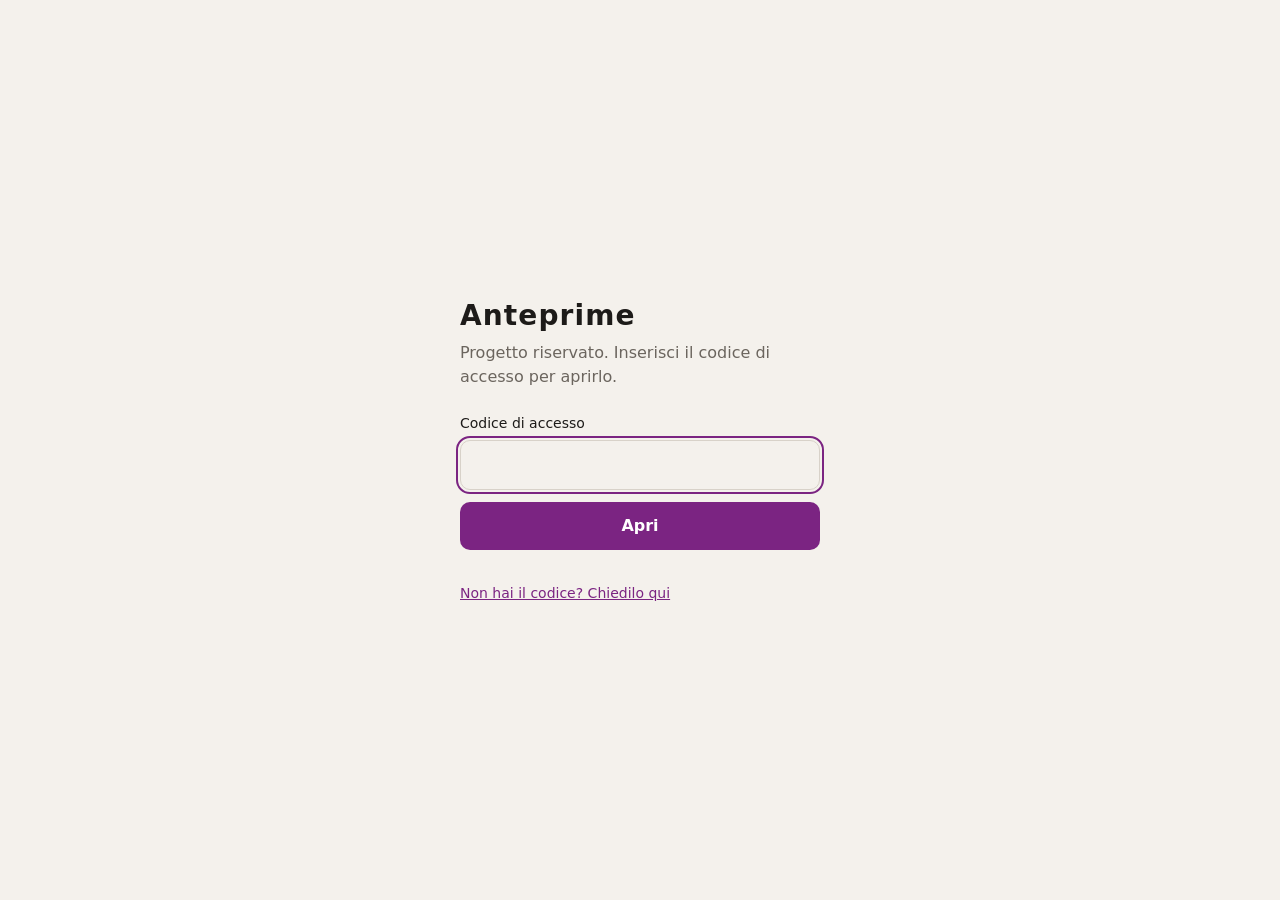
<file: finestra/index.html>
<!DOCTYPE html>
<html lang="it">
<head>
<meta charset="UTF-8">
<meta name="viewport" content="width=device-width, initial-scale=1">
<meta name="robots" content="noindex, nofollow">
<title>Anteprime · riservato</title>
<style>
  :root { --bg: #f4f1ec; --fg: #1d1b19; --muted: #6b655e; --line: #d8d2c9; --accent: #7b2482; --err: #b3261e; }
  @media (prefers-color-scheme: dark) { :root { --bg: #121110; --fg: #f1ede6; --muted: #a39c92; --line: #34302c; --accent: #c77dd0; --err: #ff8a80; } }
  * { box-sizing: border-box; }
  body { margin: 0; min-height: 100vh; display: grid; place-items: center; padding: 16px; background: var(--bg); color: var(--fg);
    font: 16px/1.5 system-ui, -apple-system, "Segoe UI", sans-serif; }
  main { width: 100%; max-width: 360px; }
  h1 { font-size: 28px; letter-spacing: .04em; margin: 0 0 4px; }
  p { color: var(--muted); margin: 0 0 24px; }
  label { display: block; font-size: 14px; margin-bottom: 6px; }
  input { width: 100%; font: inherit; padding: 12px 14px; border: 1px solid var(--line); border-radius: 10px; background: transparent; color: inherit; }
  input:focus-visible, button:focus-visible, a:focus-visible { outline: 2px solid var(--accent); outline-offset: 2px; }
  button { width: 100%; margin-top: 12px; font: inherit; font-weight: 600; padding: 12px; border: 0; border-radius: 10px; background: var(--accent); color: #fff; cursor: pointer; }
  button:disabled { opacity: .6; cursor: progress; }
  #err { min-height: 1.5em; color: var(--err); font-size: 14px; margin: 10px 0 0; }
  a { color: var(--accent); font-size: 14px; }
</style>
</head>
<body>
<main>
  <h1>Anteprime</h1>
  <p>Progetto riservato. Inserisci il codice di accesso per aprirlo.</p>
  <form id="f" hidden>
    <label for="c">Codice di accesso</label>
    <input id="c" type="password" autocomplete="current-password" required autofocus>
    <button id="b">Apri</button>
    <p id="err" role="alert"></p>
  </form>
  <a id="r" hidden>Non hai il codice? Chiedilo qui</a>
</main>
<script>
const C = {"root":"../","progetto":"../","salt":"3x2KC07+c3ha4aR1tCEjuw==","iter":600000,"titolo":"Anteprime","ritorno":"mailto:sebiburyas.sb12@gmail.com?subject=Codice%20anteprime"};
const root = new URL(C.root, location.href), id = new URL(C.progetto, location.href).pathname, f = document.getElementById('f'), err = document.getElementById('err'), b = document.getElementById('b');
if (C.ritorno) { const r = document.getElementById('r'); r.href = C.ritorno; r.hidden = false; }
const db = () => new Promise((ok, ko) => { const r = indexedDB.open('cifra', 1); r.onupgradeneeded = () => r.result.createObjectStore('k'); r.onsuccess = () => ok(r.result); r.onerror = () => ko(r.error); });
const leggi = async () => { const d = await db(); return new Promise(ok => { const g = d.transaction('k').objectStore('k').get(id); g.onsuccess = () => ok(g.result || null); g.onerror = () => ok(null); }); };
const salva = async k => { const d = await db(); return new Promise((ok, ko) => { const t = d.transaction('k', 'readwrite'); t.objectStore('k').put(k, id); t.oncomplete = ok; t.onerror = () => ko(t.error); }); };
const b64 = s => Uint8Array.from(atob(s), c => c.charCodeAt(0));

async function avvia() {
  // se il service worker c'è già ma la pagina è ancora questa, non ricaricare all'infinito
  const ora = Date.now(), prima = +sessionStorage.getItem('cifra-avvio' + location.pathname) || 0;
  if (ora - prima < 8000) throw new Error('loop');
  sessionStorage.setItem('cifra-avvio' + location.pathname, ora);
  await navigator.serviceWorker.register(new URL('sw.js', root), { scope: root.pathname, updateViaCache: 'none' });
  if (navigator.serviceWorker.controller) return location.reload();
  navigator.serviceWorker.addEventListener('controllerchange', () => location.reload());
}

f.onsubmit = e => { e.preventDefault(); prova(document.getElementById('c').value.trim()); };
async function prova(codice) {
  err.textContent = ''; b.disabled = true; b.textContent = 'Controllo…';
  try {
    const base = await crypto.subtle.importKey('raw', new TextEncoder().encode(codice), 'PBKDF2', false, ['deriveKey']);
    const k = await crypto.subtle.deriveKey({ name: 'PBKDF2', salt: b64(C.salt), iterations: C.iter, hash: 'SHA-256' }, base, { name: 'AES-GCM', length: 256 }, false, ['decrypt']);
    const m = await (await fetch(new URL('_/m', root), { cache: 'no-cache' })).arrayBuffer();
    try { await crypto.subtle.decrypt({ name: 'AES-GCM', iv: m.slice(0, 12) }, k, m.slice(12)); }
    catch { throw new Error('codice'); }
    await salva(k);
    try { localStorage.setItem('cifra-codice', codice); } catch {}
    sessionStorage.removeItem('cifra-avvio' + location.pathname);
    b.textContent = 'Apro…';
    await avvia();
  } catch (x) {
    err.textContent = x.message === 'codice' ? 'Codice non valido.' : 'Non riesco ad aprirlo adesso. Controlla la connessione e riprova.';
    b.disabled = false; b.textContent = 'Apri'; f.hidden = false;
  }
}

(async () => {
  if (!('serviceWorker' in navigator) || !window.crypto?.subtle || !window.indexedDB) {
    err.textContent = 'Questo browser non può aprire il progetto. Prova con Chrome o Safari, fuori dalla navigazione privata.';
    f.hidden = false; b.disabled = true; return;
  }
  addEventListener('hashchange', () => location.reload()); // link magico aperto su questa stessa pagina
  // link magico: #k=<codice>, tolto subito dalla barra degli indirizzi
  const h = new URLSearchParams(location.hash.slice(1)).get('k');
  if (h) { history.replaceState(null, '', location.pathname + location.search); return prova(h); }
  try { if (await leggi()) return await avvia(); } catch {}
  f.hidden = false; document.getElementById('c').focus();
})();
</script>
</body>
</html>
</file>
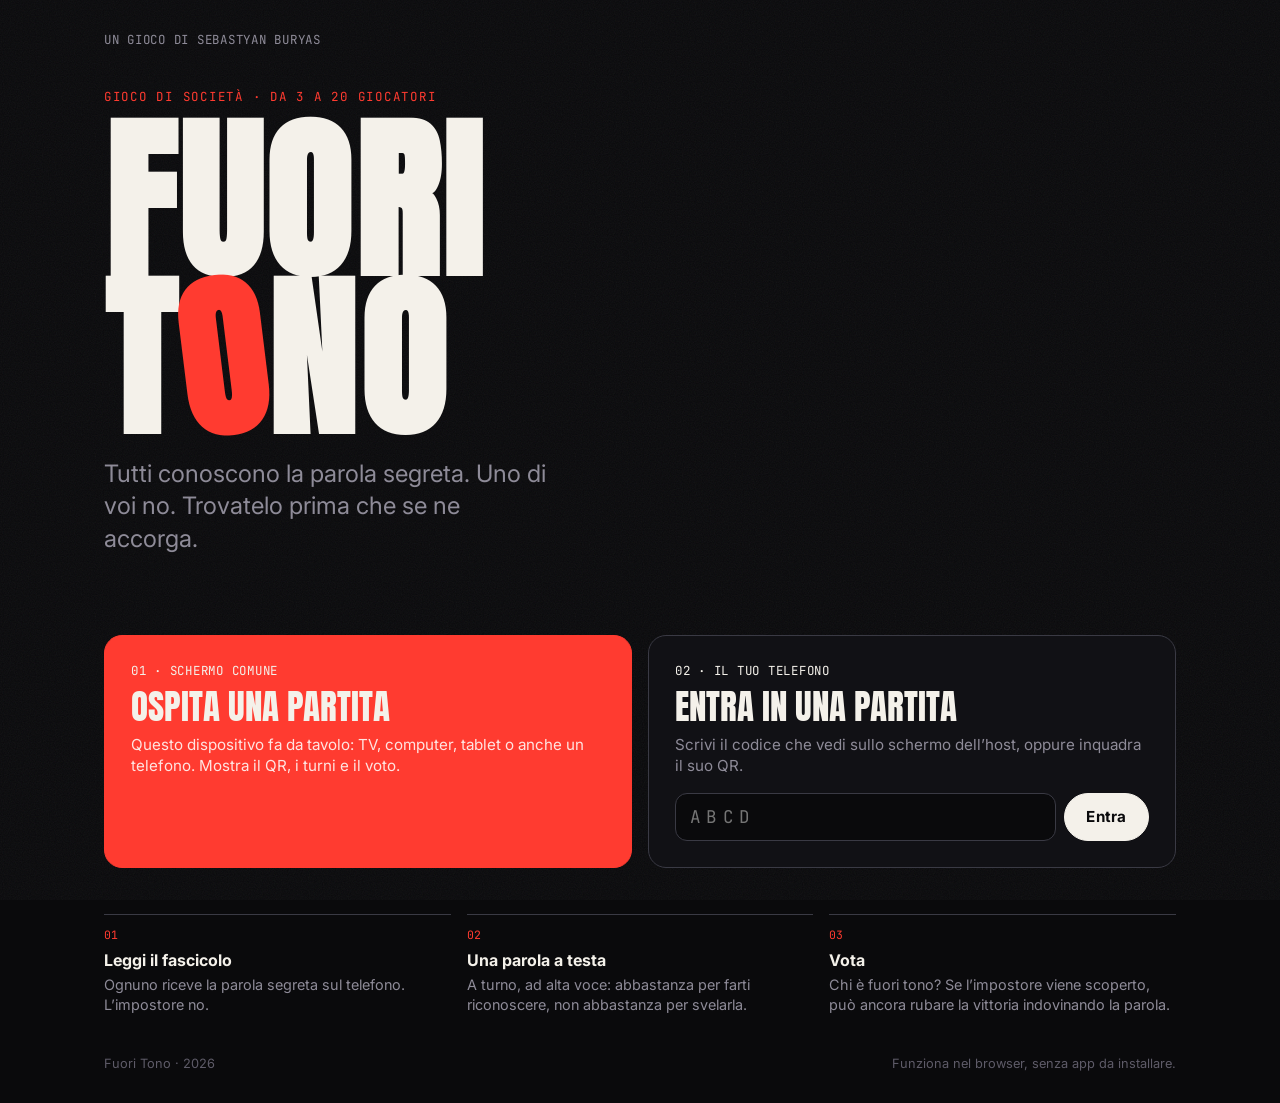
<file: fuori-tono/index.html>
<!doctype html>
<html lang="it">
<head>
<meta charset="utf-8">
<meta name="viewport" content="width=device-width,initial-scale=1,viewport-fit=cover">
<meta name="robots" content="noindex, nofollow">
<meta name="theme-color" content="#0A0A0C">
<link rel="icon" href="data:image/svg+xml,%3Csvg xmlns=%27http://www.w3.org/2000/svg%27 viewBox=%270 0 100 100%27%3E%3Crect width=%27100%27 height=%27100%27 rx=%2722%27 fill=%27%230A0A0C%27/%3E%3Ccircle cx=%2750%27 cy=%2750%27 r=%2726%27 fill=%27none%27 stroke=%27%23FF3B30%27 stroke-width=%2712%27/%3E%3C/svg%3E">
<link rel="preconnect" href="https://fonts.googleapis.com"><link rel="preconnect" href="https://fonts.gstatic.com" crossorigin>
<link href="https://fonts.googleapis.com/css2?family=Anton&family=Inter:wght@400;500;600;700;800&family=JetBrains+Mono:wght@400;500&display=swap" rel="stylesheet">
<link rel="stylesheet" href="css/style.css?v=7">
<title>Fuori Tono</title>
<meta name="description" content="Fuori Tono: il gioco dell’impostore da fare a voce. Uno schermo fa da tavolo, ognuno gioca dal proprio telefono.">
</head>
<body>
<main class="landing">
  <header><span class="mono dim">Un gioco di Sebastyan Buryas</span></header>
  <section class="hero">
    <p class="kicker red">Gioco di società · da 3 a 20 giocatori</p>
    <h1 class="logo xl">Fuori<br>T<span class="lo">o</span>no</h1>
    <p class="tagline">Tutti conoscono la parola segreta. Uno di voi no. Trovatelo prima che se ne accorga.</p>
    <div class="resume-bar" id="resume" hidden></div>
    <div class="choices">
      <a class="choice hot" id="host" href="host.html">
        <span class="mono">01 · Schermo comune</span><span class="t">Ospita una partita</span>
        <span class="d">Questo dispositivo fa da tavolo: TV, computer, tablet o anche un telefono. Mostra il QR, i turni e il voto.</span>
      </a>
      <div class="choice">
        <span class="mono">02 · Il tuo telefono</span><span class="t">Entra in una partita</span>
        <span class="d">Scrivi il codice che vedi sullo schermo dell’host, oppure inquadra il suo QR.</span>
        <form id="join" autocomplete="off"><label class="sr" for="code">Codice della stanza</label><input id="code" maxlength="4" placeholder="ABCD" autocapitalize="characters"><button class="btn primary" type="submit">Entra</button></form>
      </div>
    </div>
    <ol class="steps"><li><b>Leggi il fascicolo</b>Ognuno riceve la parola segreta sul telefono. L’impostore no.</li>
      <li><b>Una parola a testa</b>A turno, ad alta voce: abbastanza per farti riconoscere, non abbastanza per svelarla.</li>
      <li><b>Vota</b>Chi è fuori tono? Se l’impostore viene scoperto, può ancora rubare la vittoria indovinando la parola.</li></ol>
  </section>
  <footer class="foot"><span>Fuori Tono · 2026</span><span>Funziona nel browser, senza app da installare.</span></footer>
</main>
<script src="js/compat.js"></script>
<script>
const q = new URLSearchParams(location.search), ph = q.get('ph') ? '&ph=' + encodeURIComponent(q.get('ph')) : '';
if (ph) document.getElementById('host').href = 'host.html?' + ph.slice(1);
// Sessioni in sospeso su questo dispositivo: una stanza ospitata o una stanza in cui si stava giocando
(() => {
  const out = [], now = Date.now();
  try {
    const h = JSON.parse(localStorage.getItem('ft3-host') || 'null');
    if (h && h.code && ((h.players || []).length || h.game) && now - (h.ts || 0) < 864e5)
      out.push(`<a class="btn primary" href="host.html?riprendi=1${ph}">Riprendi la stanza ${h.code}<small>${(h.players || []).length} giocatori · la ospiti tu</small></a>`);
    const l = JSON.parse(localStorage.getItem('ft-last') || 'null');
    if (l && /^[A-Z]{4}$/.test(l.code) && now - l.ts < 432e5 && (!h || h.code !== l.code))
      out.push(`<a class="btn ghost" href="gioca.html?r=${l.code}${ph}">Rientra nella stanza ${l.code}<small>come giocatore</small></a>`);
  } catch (e) {}
  if (out.length) { const r = document.getElementById('resume'); r.innerHTML = '<p class="mono dim">Hai una partita in sospeso</p><div class="row">' + out.join('') + '</div>'; r.hidden = false; }
})();
document.getElementById('join').addEventListener('submit', e => {
  e.preventDefault();
  const c = document.getElementById('code').value.toUpperCase().replace(/[^A-Z]/g, '');
  location.href = 'gioca.html' + (c.length === 4 ? '?r=' + c + ph : (ph ? '?' + ph.slice(1) : ''));
});
</script>
</body>
</html>
</file>
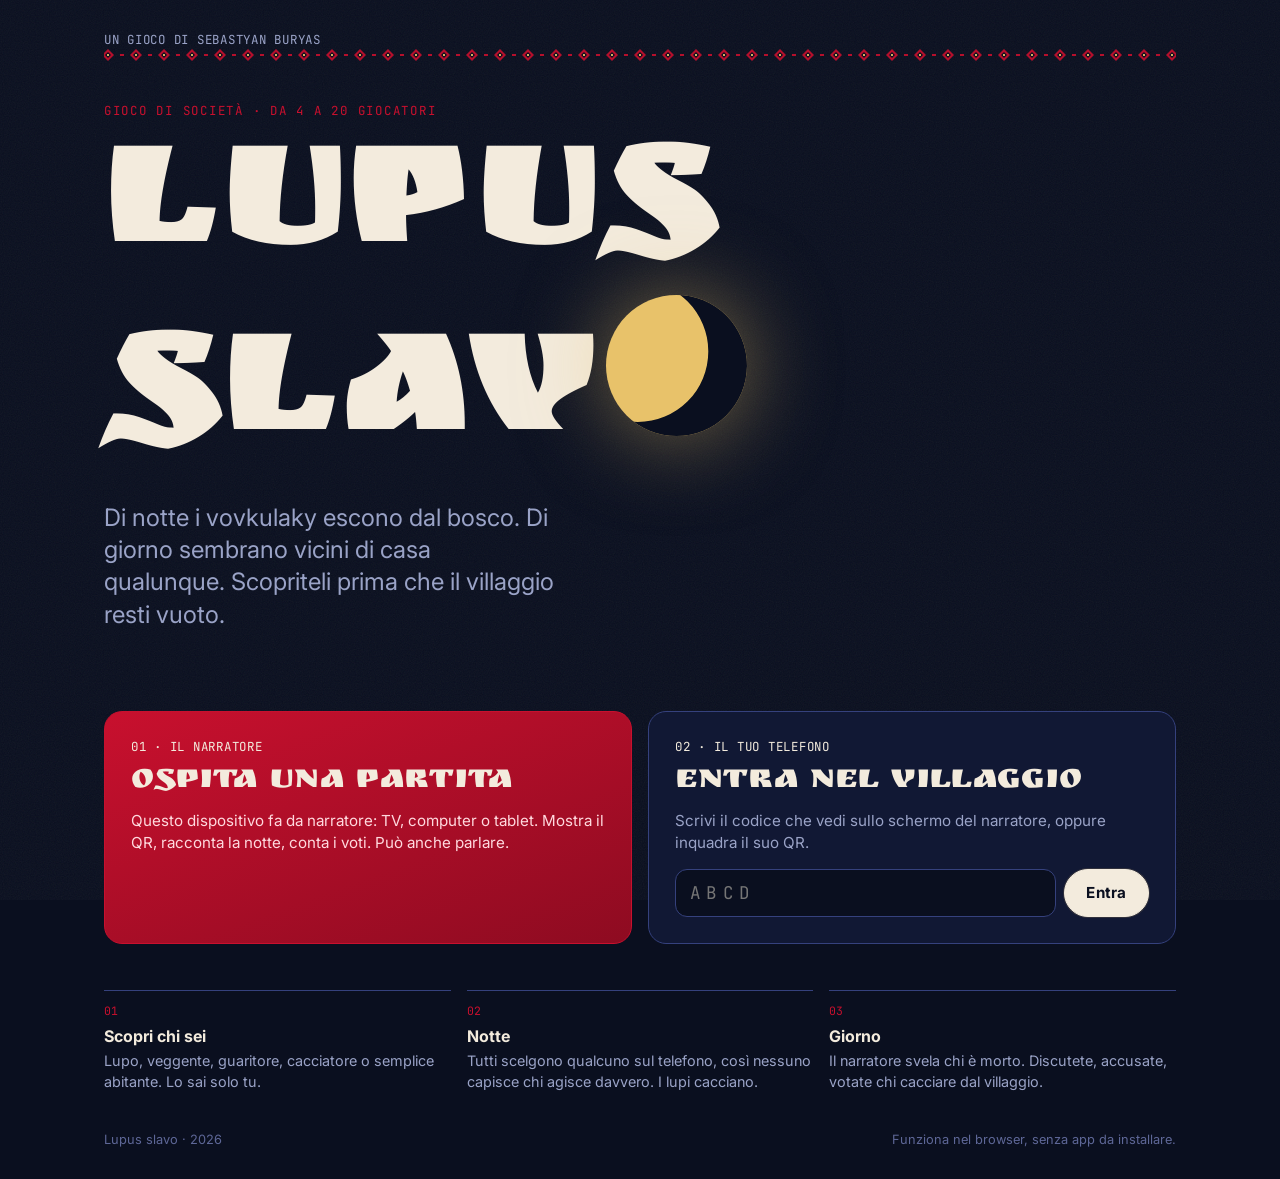
<file: lupus-slavo/index.html>
<!doctype html>
<html lang="it">
<head>
<meta charset="utf-8">
<meta name="viewport" content="width=device-width,initial-scale=1,viewport-fit=cover">
<meta name="robots" content="noindex, nofollow">
<meta name="theme-color" content="#0A0F1F">
<link rel="icon" href="data:image/svg+xml,%3Csvg xmlns=%27http://www.w3.org/2000/svg%27 viewBox=%270 0 100 100%27%3E%3Crect width=%27100%27 height=%27100%27 rx=%2722%27 fill=%27%230A0F1F%27/%3E%3Ccircle cx=%2750%27 cy=%2750%27 r=%2728%27 fill=%27%23E8C26A%27/%3E%3Ccircle cx=%2762%27 cy=%2744%27 r=%2724%27 fill=%27%230A0F1F%27/%3E%3Cpath d=%27M10 86h80%27 stroke=%27%23C8102E%27 stroke-width=%276%27 stroke-dasharray=%276 6%27/%3E%3C/svg%3E">
<link rel="preconnect" href="https://fonts.googleapis.com"><link rel="preconnect" href="https://fonts.gstatic.com" crossorigin>
<link href="https://fonts.googleapis.com/css2?family=Ruslan+Display&family=Inter:wght@400;500;600;700;800&family=JetBrains+Mono:wght@400;500&display=swap" rel="stylesheet">
<link rel="stylesheet" href="css/style.css?v=2">
<title>Lupus slavo</title>
<meta name="description" content="Lupus slavo: il gioco del lupo mannaro da fare a voce, tra leggende slave. Uno schermo fa da narratore, ognuno gioca dal proprio telefono.">
</head>
<body>
<main class="landing">
  <header><span class="mono dim">Un gioco di Sebastyan Buryas</span></header>
  <div class="embroid" aria-hidden="true"></div>
  <section class="hero">
    <p class="kicker red">Gioco di società · da 4 a 20 giocatori</p>
    <h1 class="logo xl">Lupus<br>Slav<span class="lo" aria-hidden="true"></span></h1>
    <p class="tagline">Di notte i vovkulaky escono dal bosco. Di giorno sembrano vicini di casa qualunque. Scopriteli prima che il villaggio resti vuoto.</p>
    <div class="resume-bar" id="resume" hidden></div>
    <div class="choices">
      <a class="choice hot" id="host" href="host.html">
        <span class="mono">01 · Il narratore</span><span class="t">Ospita una partita</span>
        <span class="d">Questo dispositivo fa da narratore: TV, computer o tablet. Mostra il QR, racconta la notte, conta i voti. Può anche parlare.</span>
      </a>
      <div class="choice">
        <span class="mono">02 · Il tuo telefono</span><span class="t">Entra nel villaggio</span>
        <span class="d">Scrivi il codice che vedi sullo schermo del narratore, oppure inquadra il suo QR.</span>
        <form id="join" autocomplete="off"><label class="sr" for="code">Codice della stanza</label><input id="code" maxlength="4" placeholder="ABCD" autocapitalize="characters"><button class="btn primary" type="submit">Entra</button></form>
      </div>
    </div>
    <ol class="steps"><li><b>Scopri chi sei</b>Lupo, veggente, guaritore, cacciatore o semplice abitante. Lo sai solo tu.</li>
      <li><b>Notte</b>Tutti scelgono qualcuno sul telefono, così nessuno capisce chi agisce davvero. I lupi cacciano.</li>
      <li><b>Giorno</b>Il narratore svela chi è morto. Discutete, accusate, votate chi cacciare dal villaggio.</li></ol>
  </section>
  <footer class="foot"><span>Lupus slavo · 2026</span><span>Funziona nel browser, senza app da installare.</span></footer>
</main>
<script src="js/compat.js"></script>
<script>
const q = new URLSearchParams(location.search), ph = q.get('ph') ? '&ph=' + encodeURIComponent(q.get('ph')) : '';
if (ph) document.getElementById('host').href = 'host.html?' + ph.slice(1);
// Sessioni in sospeso su questo dispositivo: una stanza ospitata o una stanza in cui si stava giocando
(() => {
  const out = [], now = Date.now();
  try {
    const h = JSON.parse(localStorage.getItem('ls1-host') || 'null');
    if (h && h.code && ((h.players || []).length || h.game) && now - (h.ts || 0) < 864e5)
      out.push(`<a class="btn primary" href="host.html?riprendi=1${ph}">Riprendi la stanza ${h.code}<small>${(h.players || []).length} giocatori · la ospiti tu</small></a>`);
    const l = JSON.parse(localStorage.getItem('ls-last') || 'null');
    if (l && /^[A-Z]{4}$/.test(l.code) && now - l.ts < 432e5 && (!h || h.code !== l.code))
      out.push(`<a class="btn ghost" href="gioca.html?r=${l.code}${ph}">Rientra nella stanza ${l.code}<small>come giocatore</small></a>`);
  } catch (e) {}
  if (out.length) { const r = document.getElementById('resume'); r.innerHTML = '<p class="mono dim">Hai una partita in sospeso</p><div class="row">' + out.join('') + '</div>'; r.hidden = false; }
})();
document.getElementById('join').addEventListener('submit', e => {
  e.preventDefault();
  const c = document.getElementById('code').value.toUpperCase().replace(/[^A-Z]/g, '');
  location.href = 'gioca.html' + (c.length === 4 ? '?r=' + c + ph : (ph ? '?' + ph.slice(1) : ''));
});
</script>
</body>
</html>
</file>
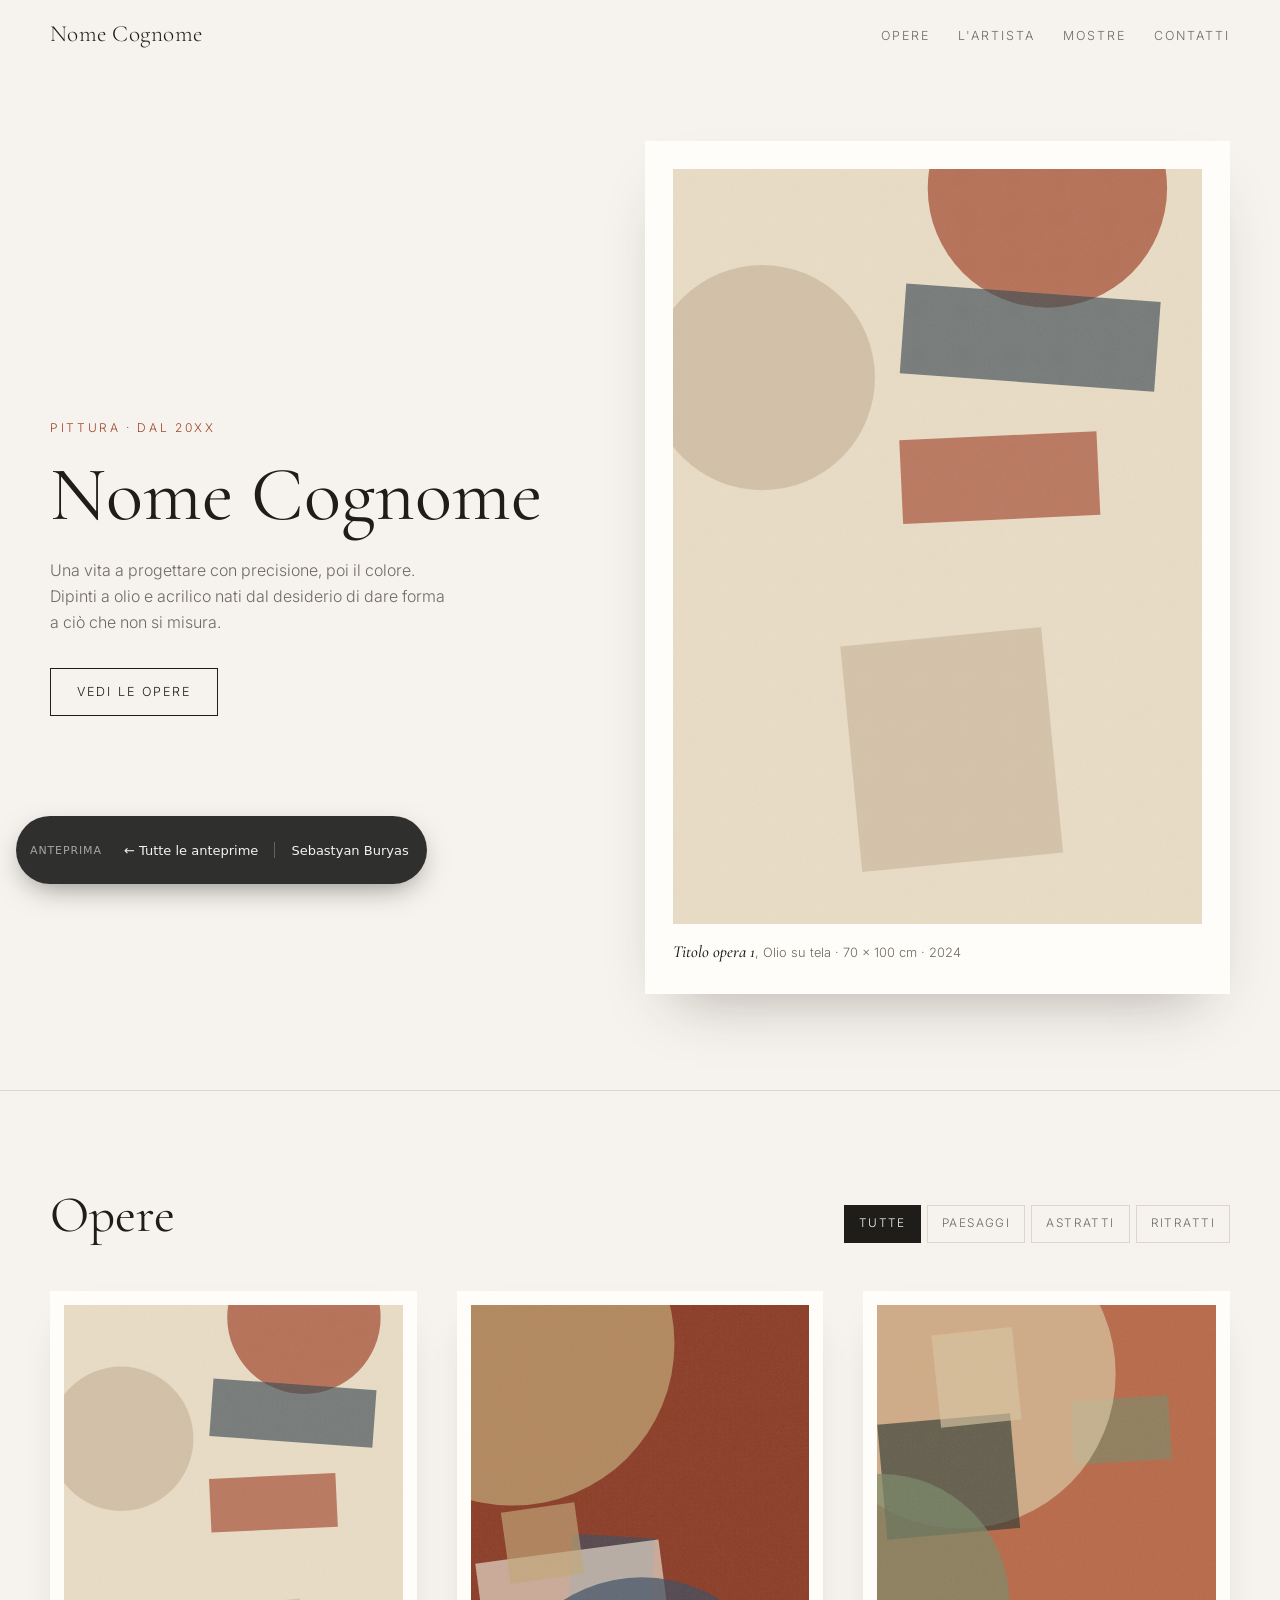
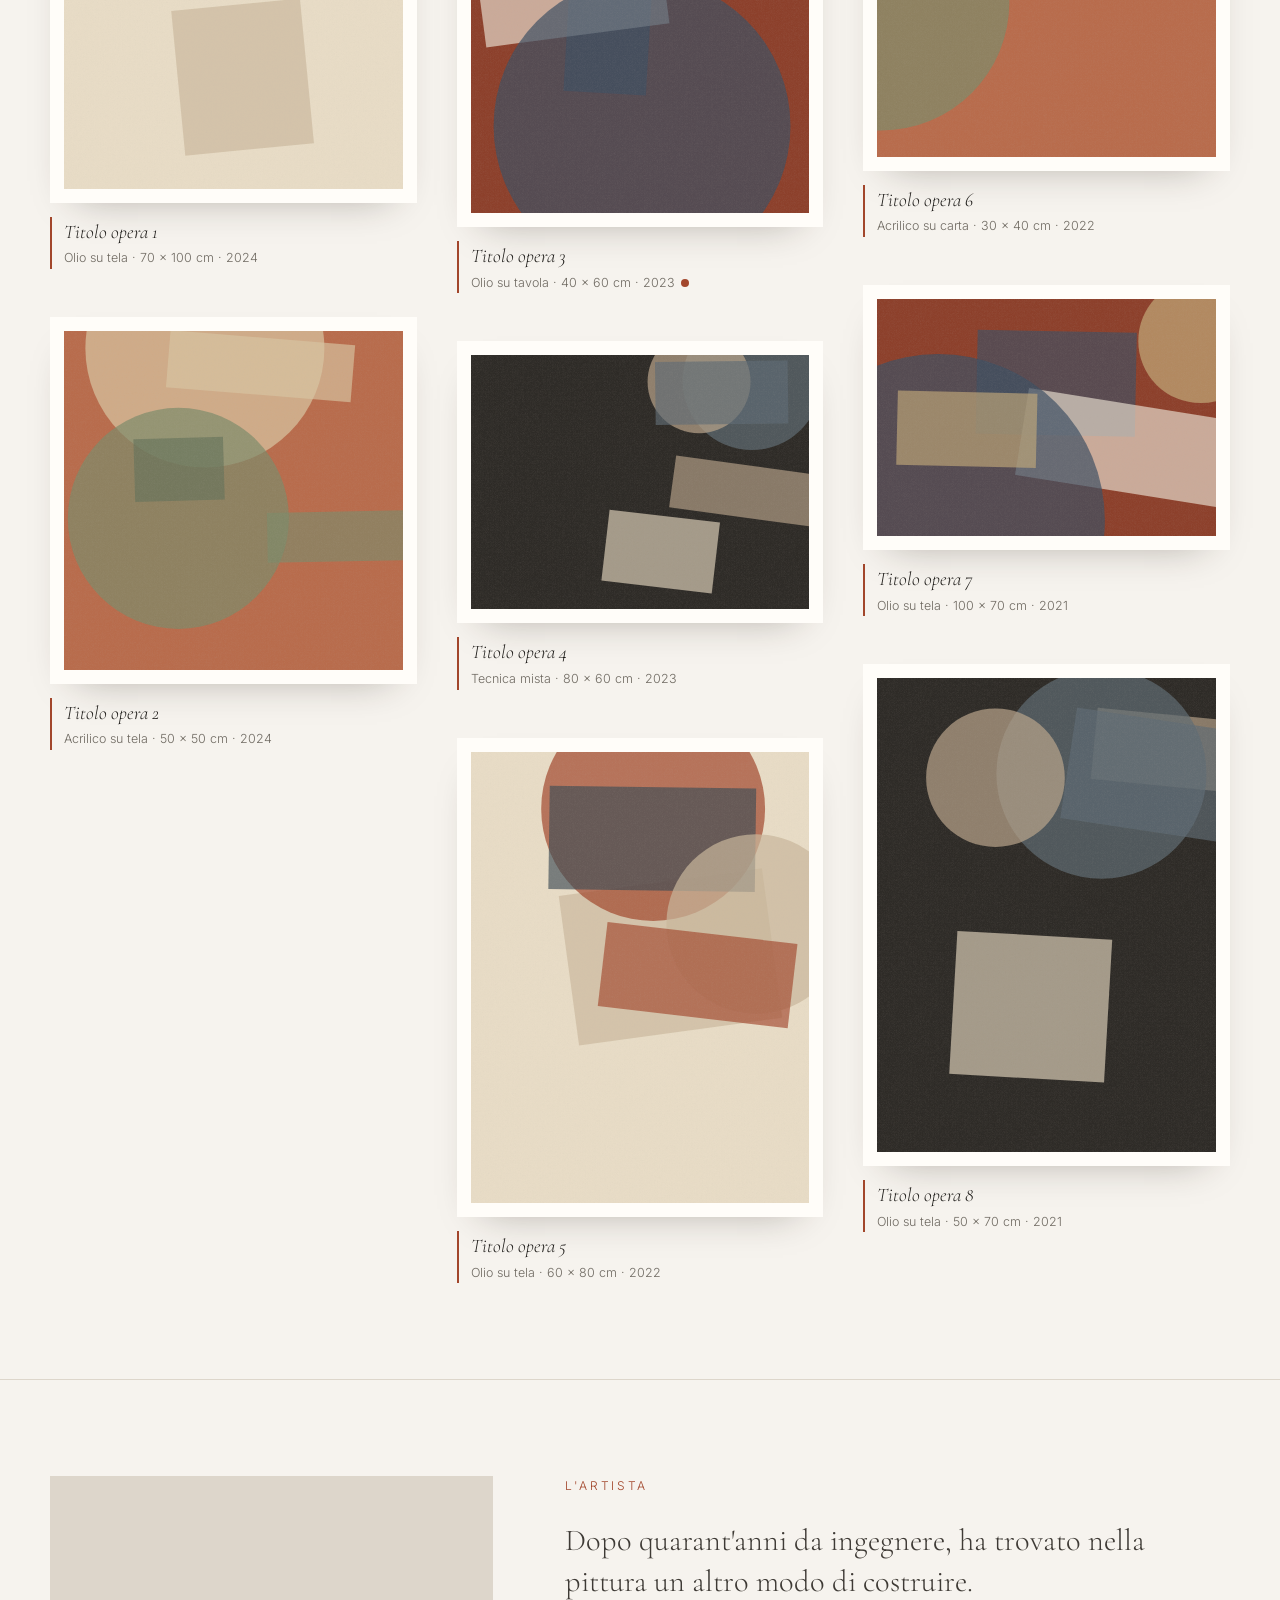
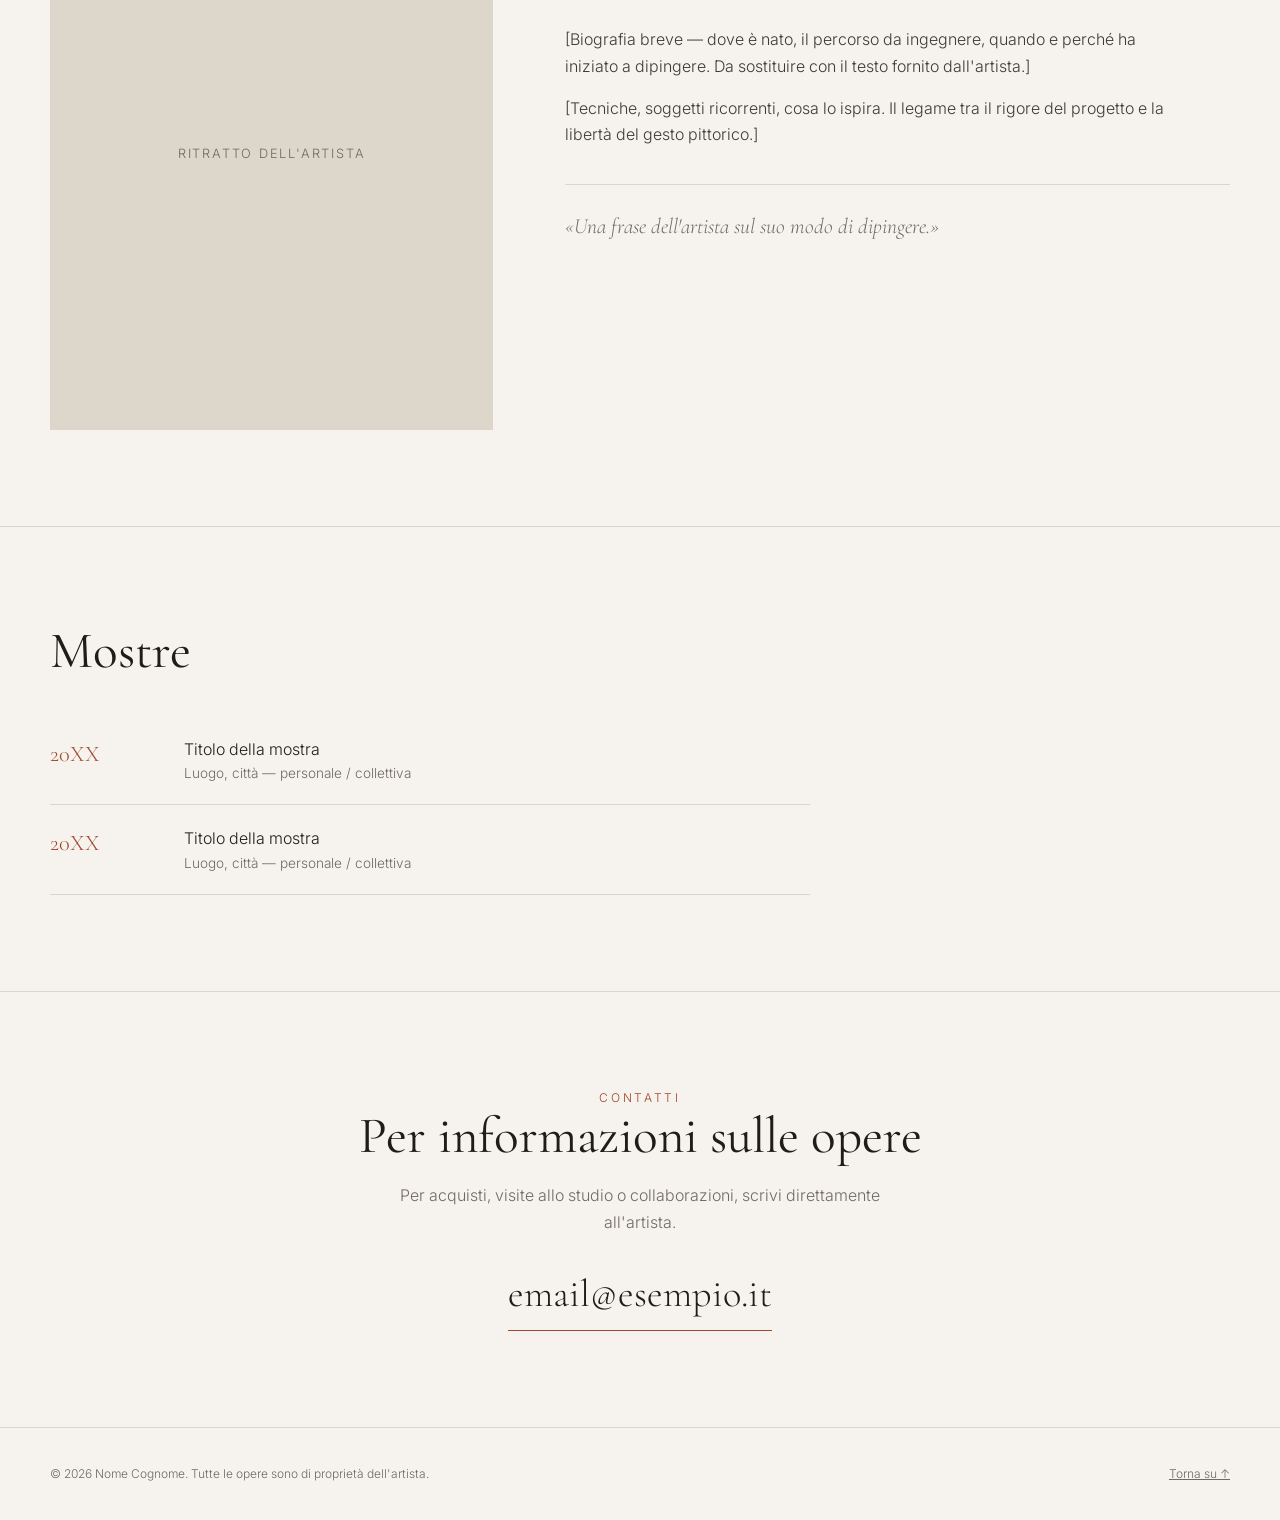
<file: artista-pittore/galleria-classica.html>
<!doctype html>
<html lang="it">
<head>
<meta charset="utf-8">
<meta name="viewport" content="width=device-width, initial-scale=1">
<meta name="robots" content="noindex, nofollow">
<title>Nome Cognome — Opere</title>
<meta name="description" content="Dipinti di Nome Cognome. Galleria delle opere, biografia e contatti.">
<link rel="preconnect" href="https://fonts.googleapis.com">
<link rel="preconnect" href="https://fonts.gstatic.com" crossorigin>
<link href="https://fonts.googleapis.com/css2?family=Cormorant+Garamond:ital,wght@0,400;0,500;1,400&family=Inter:wght@300;400;500&display=swap" rel="stylesheet">
<style>
  :root{
    --wall:#f6f3ee;        /* parete della galleria */
    --paper:#fffdf9;
    --ink:#1f1d1a;
    --muted:#6f6a62;
    --line:#ddd6cb;
    --accent:#a2462b;      /* terra di Siena: cambialo in base ai quadri */
    --serif:"Cormorant Garamond", Georgia, serif;
    --sans:"Inter", system-ui, sans-serif;
  }
  *{box-sizing:border-box;margin:0;padding:0}
  html{scroll-behavior:smooth}
  body{background:var(--wall);color:var(--ink);font-family:var(--sans);font-weight:300;line-height:1.65;-webkit-font-smoothing:antialiased}
  img{display:block;max-width:100%}
  a{color:inherit}
  .wrap{width:min(1180px,100% - 32px);margin-inline:auto}

  /* NAV */
  header{position:sticky;top:0;z-index:20;background:color-mix(in srgb,var(--wall) 88%,transparent);backdrop-filter:blur(8px);border-bottom:1px solid transparent;transition:border-color .3s}
  header.scrolled{border-color:var(--line)}
  nav{display:flex;align-items:center;justify-content:space-between;height:68px}
  .brand{font-family:var(--serif);font-size:1.45rem;letter-spacing:.02em;text-decoration:none}
  nav ul{display:flex;gap:28px;list-style:none}
  nav ul a{text-decoration:none;font-size:.78rem;letter-spacing:.16em;text-transform:uppercase;color:var(--muted);transition:color .2s}
  nav ul a:hover{color:var(--ink)}

  /* HERO */
  .hero{display:grid;grid-template-columns:1fr 1.1fr;gap:64px;align-items:center;padding:72px 0 96px}
  .eyebrow{font-size:.75rem;letter-spacing:.22em;text-transform:uppercase;color:var(--accent)}
  .hero h1{font-family:var(--serif);font-weight:400;font-size:clamp(2.8rem,6vw,5rem);line-height:1.02;margin:18px 0 22px}
  .hero h1 em{font-style:italic;color:var(--muted)}
  .hero p{max-width:40ch;color:var(--muted)}
  .btn{display:inline-block;margin-top:32px;padding:13px 26px;border:1px solid var(--ink);text-decoration:none;font-size:.78rem;letter-spacing:.16em;text-transform:uppercase;transition:background .25s,color .25s}
  .btn:hover{background:var(--ink);color:var(--wall)}
  .hero figure{background:var(--paper);padding:clamp(14px,2.5vw,28px);box-shadow:0 30px 60px -30px rgba(40,30,20,.35);cursor:zoom-in}
  .hero figcaption{margin-top:14px;font-size:.8rem;color:var(--muted)}
  .hero figcaption b{font-family:var(--serif);font-size:1.05rem;font-weight:500;font-style:italic;color:var(--ink)}

  /* SEZIONI */
  section{padding:96px 0;border-top:1px solid var(--line)}
  .sec-head{display:flex;justify-content:space-between;align-items:end;gap:24px;flex-wrap:wrap;margin-bottom:48px}
  h2{font-family:var(--serif);font-weight:400;font-size:clamp(2.2rem,4vw,3.2rem);line-height:1.1}
  .filters{display:flex;gap:6px;flex-wrap:wrap}
  .filters button{font:inherit;font-size:.74rem;letter-spacing:.12em;text-transform:uppercase;background:none;border:1px solid var(--line);color:var(--muted);padding:8px 14px;cursor:pointer;transition:all .2s}
  .filters button:hover{color:var(--ink);border-color:var(--ink)}
  .filters button.on{background:var(--ink);border-color:var(--ink);color:var(--wall)}

  /* GALLERIA (masonry) */
  .gallery{columns:3 300px;column-gap:40px}
  .work{break-inside:avoid;margin-bottom:48px;cursor:zoom-in;opacity:0;transform:translateY(16px);transition:opacity .6s,transform .6s}
  .work.in{opacity:1;transform:none}
  .work .frame{background:var(--paper);padding:14px;box-shadow:0 18px 40px -26px rgba(40,30,20,.4);transition:transform .35s,box-shadow .35s}
  .work:hover .frame{transform:translateY(-4px);box-shadow:0 26px 50px -26px rgba(40,30,20,.5)}
  .label{margin-top:14px;padding-left:12px;border-left:2px solid var(--accent)}
  .label .t{font-family:var(--serif);font-size:1.2rem;font-style:italic}
  .label .m{font-size:.78rem;color:var(--muted)}
  .sold{display:inline-block;width:8px;height:8px;border-radius:50%;background:var(--accent);margin-left:6px;vertical-align:middle}

  /* ARTISTA */
  .about{display:grid;grid-template-columns:.8fr 1.2fr;gap:72px;align-items:start}
  .portrait{aspect-ratio:4/5;background:var(--line);display:grid;place-items:center;color:var(--muted);font-size:.8rem;letter-spacing:.14em;text-transform:uppercase;overflow:hidden}
  .portrait img{width:100%;height:100%;object-fit:cover}
  .about .lead{font-family:var(--serif);font-size:clamp(1.4rem,2.4vw,1.9rem);line-height:1.35;margin:24px 0}
  .about p+p{margin-top:16px}
  .about .text p{color:#3e3a35;max-width:62ch}
  blockquote{margin-top:36px;padding:24px 0 0;border-top:1px solid var(--line);font-family:var(--serif);font-style:italic;font-size:1.35rem;color:var(--muted)}

  /* MOSTRE */
  .timeline{list-style:none;max-width:760px}
  .timeline li{display:grid;grid-template-columns:110px 1fr;gap:24px;padding:20px 0;border-bottom:1px solid var(--line)}
  .timeline .y{font-family:var(--serif);font-size:1.4rem;color:var(--accent)}
  .timeline .d{font-size:.85rem;color:var(--muted)}

  /* CONTATTI */
  .contact{text-align:center}
  .contact h2{margin-bottom:18px}
  .contact p{color:var(--muted);max-width:52ch;margin-inline:auto}
  .contact .mail{display:inline-block;margin-top:28px;font-family:var(--serif);font-size:clamp(1.5rem,3.5vw,2.4rem);text-decoration:none;border-bottom:1px solid var(--accent);padding-bottom:4px}
  footer{padding:36px 0;border-top:1px solid var(--line);font-size:.75rem;color:var(--muted)}
  footer .wrap{display:flex;justify-content:space-between;gap:12px;flex-wrap:wrap}

  /* LIGHTBOX */
  .lb{position:fixed;inset:0;z-index:50;background:rgba(22,20,18,.94);display:none;grid-template-columns:auto 1fr auto;align-items:center;color:#eee8df}
  .lb.open{display:grid}
  .lb-stage{display:flex;flex-direction:column;align-items:center;justify-content:center;height:100vh;padding:48px 16px;gap:18px}
  .lb-stage img{max-height:calc(100vh - 190px);max-width:100%;object-fit:contain;box-shadow:0 20px 60px rgba(0,0,0,.5)}
  .lb-cap{text-align:center}
  .lb-cap .t{font-family:var(--serif);font-size:1.5rem;font-style:italic}
  .lb-cap .m{font-size:.8rem;color:#b5ada2}
  .lb-cap .n{font-size:.85rem;color:#cfc7bb;max-width:60ch;margin-top:6px}
  .lb button{background:none;border:none;color:inherit;font-size:2rem;padding:16px 20px;cursor:pointer;opacity:.6;transition:opacity .2s}
  .lb button:hover{opacity:1}
  .lb .close{position:absolute;top:8px;right:8px;font-size:1.6rem}

  @media (max-width:860px){
    nav ul{gap:16px}
    .hero,.about{grid-template-columns:1fr;gap:40px}
    .hero{padding:40px 0 72px}
    section{padding:72px 0}
    .timeline li{grid-template-columns:80px 1fr}
  }
  @media (max-width:560px){
    nav ul li:nth-child(3){display:none}
    nav ul a{letter-spacing:.1em}
    .lb{grid-template-columns:1fr}
    .lb .prev,.lb .next{position:absolute;bottom:8px}
    .lb .prev{left:8px}.lb .next{right:8px}
  }
  @media (prefers-reduced-motion:reduce){*{transition:none!important;scroll-behavior:auto!important}.work{opacity:1;transform:none}}
  a[href="#top"]{display:inline-block;padding:10px 0;margin:-10px 0}
  @media (pointer:coarse){nav ul a{display:inline-flex;align-items:center;min-height:40px}.filters button{min-height:40px}}
</style>
</head>
<body>

<header id="top">
  <nav class="wrap">
    <a class="brand" href="#top" data-f="nome">Nome Cognome</a>
    <ul>
      <li><a href="#opere">Opere</a></li>
      <li><a href="#artista">L'artista</a></li>
      <li><a href="#mostre">Mostre</a></li>
      <li><a href="#contatti">Contatti</a></li>
    </ul>
  </nav>
</header>

<main>
  <!-- HERO -->
  <div class="wrap hero">
    <div>
      <div class="eyebrow">Pittura · dal 20XX</div>
      <h1 data-f="nome">Nome Cognome</h1>
      <p>Una vita a progettare con precisione, poi il colore. Dipinti a olio e acrilico nati dal desiderio di dare forma a ciò che non si misura.</p>
      <a class="btn" href="#opere">Vedi le opere</a>
    </div>
    <figure id="heroFig"></figure>
  </div>

  <!-- OPERE -->
  <section id="opere">
    <div class="wrap">
      <div class="sec-head">
        <h2>Opere</h2>
        <div class="filters" id="filters"></div>
      </div>
      <div class="gallery" id="gallery"></div>
    </div>
  </section>

  <!-- ARTISTA -->
  <section id="artista">
    <div class="wrap about">
      <div class="portrait">Ritratto dell'artista<!-- <img src="img/ritratto.jpg" alt="Ritratto di Nome Cognome"> --></div>
      <div class="text">
        <div class="eyebrow">L'artista</div>
        <p class="lead">Dopo quarant'anni da ingegnere, ha trovato nella pittura un altro modo di costruire.</p>
        <p>[Biografia breve — dove è nato, il percorso da ingegnere, quando e perché ha iniziato a dipingere. Da sostituire con il testo fornito dall'artista.]</p>
        <p>[Tecniche, soggetti ricorrenti, cosa lo ispira. Il legame tra il rigore del progetto e la libertà del gesto pittorico.]</p>
        <blockquote>«Una frase dell'artista sul suo modo di dipingere.»</blockquote>
      </div>
    </div>
  </section>

  <!-- MOSTRE -->
  <section id="mostre">
    <div class="wrap">
      <h2 style="margin-bottom:36px">Mostre</h2>
      <ul class="timeline">
        <li><span class="y">20XX</span><div><div>Titolo della mostra</div><div class="d">Luogo, città — personale / collettiva</div></div></li>
        <li><span class="y">20XX</span><div><div>Titolo della mostra</div><div class="d">Luogo, città — personale / collettiva</div></div></li>
      </ul>
    </div>
  </section>

  <!-- CONTATTI -->
  <section id="contatti">
    <div class="wrap contact">
      <div class="eyebrow">Contatti</div>
      <h2>Per informazioni sulle opere</h2>
      <p>Per acquisti, visite allo studio o collaborazioni, scrivi direttamente all'artista.</p>
      <a class="mail" href="mailto:email@esempio.it">email@esempio.it</a>
    </div>
  </section>
</main>

<footer><div class="wrap"><span>© <span id="yr"></span> <span data-f="nome">Nome Cognome</span>. Tutte le opere sono di proprietà dell'artista.</span><a href="#top">Torna su ↑</a></div></footer>

<!-- LIGHTBOX -->
<div class="lb" id="lb" role="dialog" aria-modal="true" aria-label="Opera ingrandita">
  <button class="prev" aria-label="Precedente">‹</button>
  <div class="lb-stage"><img id="lbImg" alt=""><div class="lb-cap" id="lbCap"></div></div>
  <button class="next" aria-label="Successiva">›</button>
  <button class="close" aria-label="Chiudi">✕</button>
</div>

<script>
/* =====================================================================
   DATI DA COMPILARE
   - NOME: nome dell'artista (aggiorna anche <title> e meta description)
   - OPERE: una riga per quadro. Metti le foto nella cartella img/
     e scrivi il percorso in "img". Se "img" è vuoto, compare un segnaposto.
     "serie" alimenta i filtri sopra la galleria.
     "venduto: true" mostra un pallino accanto alla misura.
     La prima opera con "inEvidenza: true" va nella copertina.
   ===================================================================== */
const NOME = "Nome Cognome";

const OPERE = [
  { titolo:"Titolo opera 1", anno:2024, tecnica:"Olio su tela",      misure:"70 × 100 cm", serie:"Paesaggi", img:"", note:"", inEvidenza:true },
  { titolo:"Titolo opera 2", anno:2024, tecnica:"Acrilico su tela",  misure:"50 × 50 cm",  serie:"Astratti", img:"", note:"" },
  { titolo:"Titolo opera 3", anno:2023, tecnica:"Olio su tavola",    misure:"40 × 60 cm",  serie:"Paesaggi", img:"", note:"", venduto:true },
  { titolo:"Titolo opera 4", anno:2023, tecnica:"Tecnica mista",     misure:"80 × 60 cm",  serie:"Astratti", img:"", note:"" },
  { titolo:"Titolo opera 5", anno:2022, tecnica:"Olio su tela",      misure:"60 × 80 cm",  serie:"Ritratti", img:"", note:"" },
  { titolo:"Titolo opera 6", anno:2022, tecnica:"Acrilico su carta", misure:"30 × 40 cm",  serie:"Astratti", img:"", note:"" },
  { titolo:"Titolo opera 7", anno:2021, tecnica:"Olio su tela",      misure:"100 × 70 cm", serie:"Paesaggi", img:"", note:"" },
  { titolo:"Titolo opera 8", anno:2021, tecnica:"Olio su tela",      misure:"50 × 70 cm",  serie:"Ritratti", img:"", note:"" },
];

/* ------------------ da qui in giù non serve toccare ------------------ */

// Segnaposto astratto (SVG) con proporzioni ricavate dalle misure
function placeholder(o,i){
  const m=(o.misure||"").match(/(\d+)\s*[×x]\s*(\d+)/);
  const w=m?+m[1]:4, h=m?+m[2]:5, W=600, H=Math.round(W*h/w);
  const pal=[["#c9b79c","#a2462b","#3b4a54","#e8dcc6"],["#7d8a6a","#d9c7a3","#2f3a33","#b86b4b"],["#3d4f63","#c2a878","#ece4d5","#8c3f2a"],["#b9a48a","#5e6b73","#e3d6bf","#2d2a26"]][i%4];
  let r=(i+1)*9301; const rnd=()=>((r=(r*49297+233280)%233280)/233280);
  let s=`<rect width="${W}" height="${H}" fill="${pal[3]}"/>`;
  for(let k=0;k<5;k++){const c=pal[k%3];
    s+= k%2 ? `<circle cx="${rnd()*W}" cy="${rnd()*H}" r="${60+rnd()*W/2.5}" fill="${c}" opacity=".7"/>`
            : `<rect x="${rnd()*W*.6}" y="${rnd()*H*.7}" width="${120+rnd()*W/2}" height="${80+rnd()*H/2.5}" fill="${c}" opacity=".65" transform="rotate(${rnd()*20-10} ${W/2} ${H/2})"/>`;}
  return "data:image/svg+xml,"+encodeURIComponent(`<svg xmlns="http://www.w3.org/2000/svg" viewBox="0 0 ${W} ${H}"><filter id="g"><feTurbulence baseFrequency=".9" numOctaves="2"/><feColorMatrix values="0 0 0 0 .5 0 0 0 0 .45 0 0 0 0 .4 0 0 0 .12 0"/><feComposite in2="SourceGraphic" operator="in"/></filter>${s}<rect width="${W}" height="${H}" filter="url(#g)"/></svg>`);
}
const src=(o,i)=>o.img||placeholder(o,i);
const meta=o=>[o.tecnica,o.misure,o.anno].filter(Boolean).join(" · ");

document.querySelectorAll('[data-f="nome"]').forEach(e=>e.textContent=NOME);
document.getElementById("yr").textContent=new Date().getFullYear();

// Copertina
const heroIdx=Math.max(0,OPERE.findIndex(o=>o.inEvidenza));
const hf=document.getElementById("heroFig"), ho=OPERE[heroIdx];
hf.innerHTML=`<img src="${src(ho,heroIdx)}" alt="${ho.titolo}"><figcaption><b>${ho.titolo}</b>, ${meta(ho)}</figcaption>`;
hf.onclick=()=>openLb(heroIdx);

// Filtri + galleria
let view=OPERE.map((_,i)=>i);
const serie=["Tutte",...new Set(OPERE.map(o=>o.serie).filter(Boolean))];
const fEl=document.getElementById("filters"), gEl=document.getElementById("gallery");
if(serie.length>2){
  fEl.innerHTML=serie.map((s,i)=>`<button class="${i?"":"on"}" data-s="${s}">${s}</button>`).join("");
  fEl.onclick=e=>{const b=e.target.closest("button"); if(!b)return;
    fEl.querySelectorAll("button").forEach(x=>x.classList.toggle("on",x===b)); render(b.dataset.s);};
}
const io=new IntersectionObserver(es=>es.forEach(e=>{if(e.isIntersecting){e.target.classList.add("in");io.unobserve(e.target)}}),{rootMargin:"0px 0px -40px"});
function render(s="Tutte"){
  view=OPERE.map((o,i)=>i).filter(i=>s==="Tutte"||OPERE[i].serie===s);
  gEl.innerHTML=view.map((i,k)=>{const o=OPERE[i];return `<article class="work" data-k="${k}">
    <div class="frame"><img loading="lazy" src="${src(o,i)}" alt="${o.titolo}, ${o.tecnica||""}"></div>
    <div class="label"><div class="t">${o.titolo}</div><div class="m">${meta(o)}${o.venduto?'<span class="sold" title="Venduto"></span>':""}</div></div></article>`}).join("");
  gEl.querySelectorAll(".work").forEach(w=>{io.observe(w);w.onclick=()=>openLb(view[+w.dataset.k])});
}
render();

// Lightbox
const lb=document.getElementById("lb"), lbImg=document.getElementById("lbImg"), lbCap=document.getElementById("lbCap");
let cur=0;
function show(i){cur=i;const o=OPERE[i];lbImg.src=src(o,i);lbImg.alt=o.titolo;
  lbCap.innerHTML=`<div class="t">${o.titolo}</div><div class="m">${meta(o)}${o.venduto?" · venduto":""}</div>${o.note?`<div class="n">${o.note}</div>`:""}`;}
function openLb(i){show(i);lb.classList.add("open");document.body.style.overflow="hidden"}
function closeLb(){lb.classList.remove("open");document.body.style.overflow=""}
function step(d){const pos=view.indexOf(cur);const list=pos<0?OPERE.map((_,i)=>i):view;const p=list.indexOf(cur);show(list[(p+d+list.length)%list.length])}
lb.querySelector(".close").onclick=closeLb;
lb.querySelector(".prev").onclick=e=>{e.stopPropagation();step(-1)};
lb.querySelector(".next").onclick=e=>{e.stopPropagation();step(1)};
lb.onclick=e=>{if(e.target===lb||e.target.classList.contains("lb-stage"))closeLb()};
document.addEventListener("keydown",e=>{if(!lb.classList.contains("open"))return;
  if(e.key==="Escape")closeLb(); if(e.key==="ArrowRight")step(1); if(e.key==="ArrowLeft")step(-1);});
let tx=0;lb.addEventListener("touchstart",e=>tx=e.touches[0].clientX,{passive:true});
lb.addEventListener("touchend",e=>{const d=e.changedTouches[0].clientX-tx;if(Math.abs(d)>50)step(d<0?1:-1)});

// Bordo header allo scroll
const hd=document.querySelector("header");
addEventListener("scroll",()=>hd.classList.toggle("scrolled",scrollY>10),{passive:true});
</script>
<script src="../banco.js"></script>
</body>
</html>
</file>
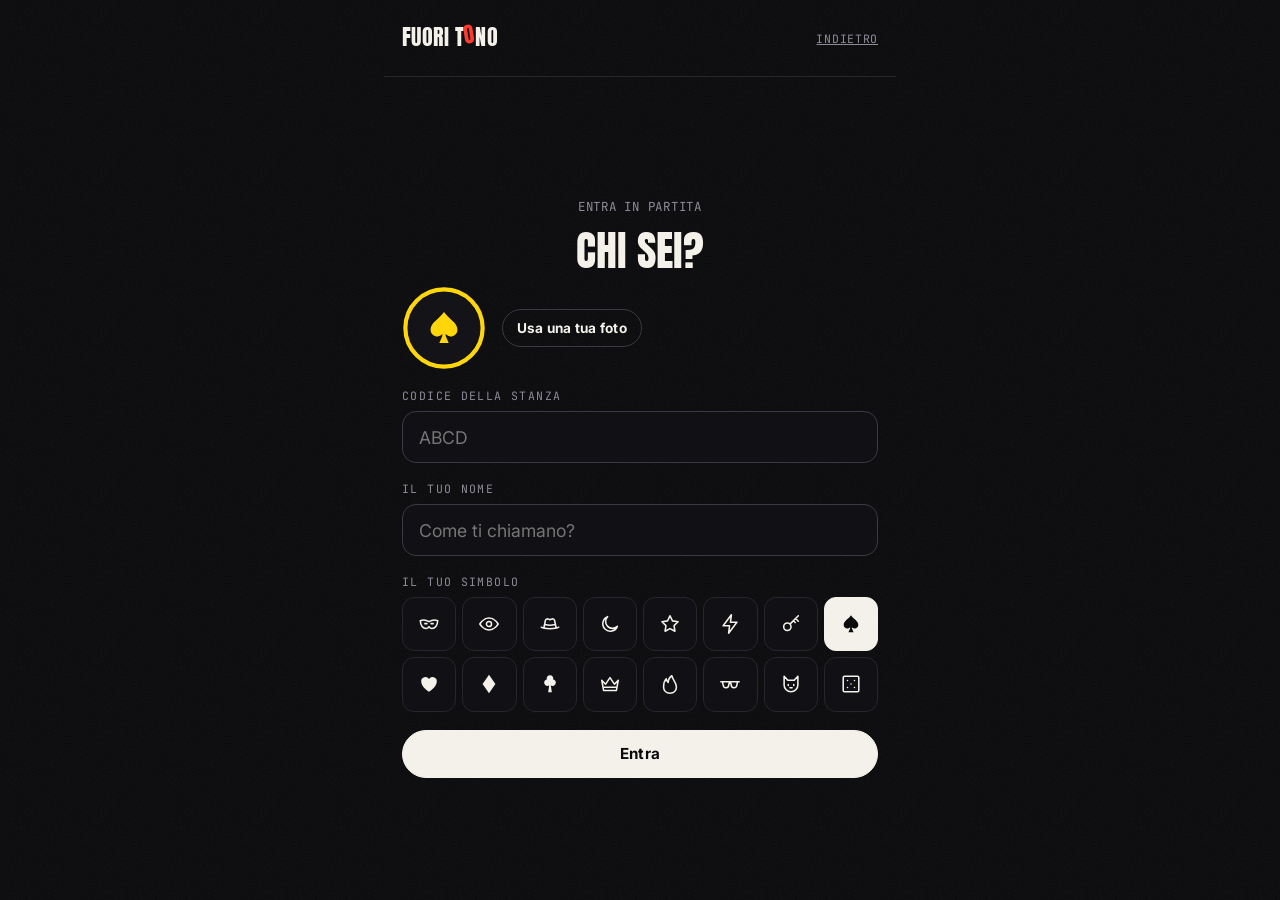
<file: fuori-tono/gioca.html>
<!doctype html>
<html lang="it">
<head>
<meta charset="utf-8">
<meta name="viewport" content="width=device-width,initial-scale=1,viewport-fit=cover">
<meta name="robots" content="noindex, nofollow">
<meta name="theme-color" content="#0A0A0C">
<link rel="icon" href="data:image/svg+xml,%3Csvg xmlns=%27http://www.w3.org/2000/svg%27 viewBox=%270 0 100 100%27%3E%3Crect width=%27100%27 height=%27100%27 rx=%2722%27 fill=%27%230A0A0C%27/%3E%3Ccircle cx=%2750%27 cy=%2750%27 r=%2726%27 fill=%27none%27 stroke=%27%23FF3B30%27 stroke-width=%2712%27/%3E%3C/svg%3E">
<link rel="preconnect" href="https://fonts.googleapis.com"><link rel="preconnect" href="https://fonts.gstatic.com" crossorigin>
<link href="https://fonts.googleapis.com/css2?family=Anton&family=Inter:wght@400;500;600;700;800&family=JetBrains+Mono:wght@400;500&display=swap" rel="stylesheet">
<link rel="stylesheet" href="css/style.css?v=7">
<title>Fuori Tono · Gioca</title>
</head>
<body class="phone">
<div id="app"></div>
<script src="js/compat.js"></script>
<script src="lib/peerjs.min.js"></script>
<script src="js/common.js?v=7"></script>
<script src="js/player.js?v=7"></script>
<script src="js/gioca.js?v=7"></script>
</body>
</html>
</file>
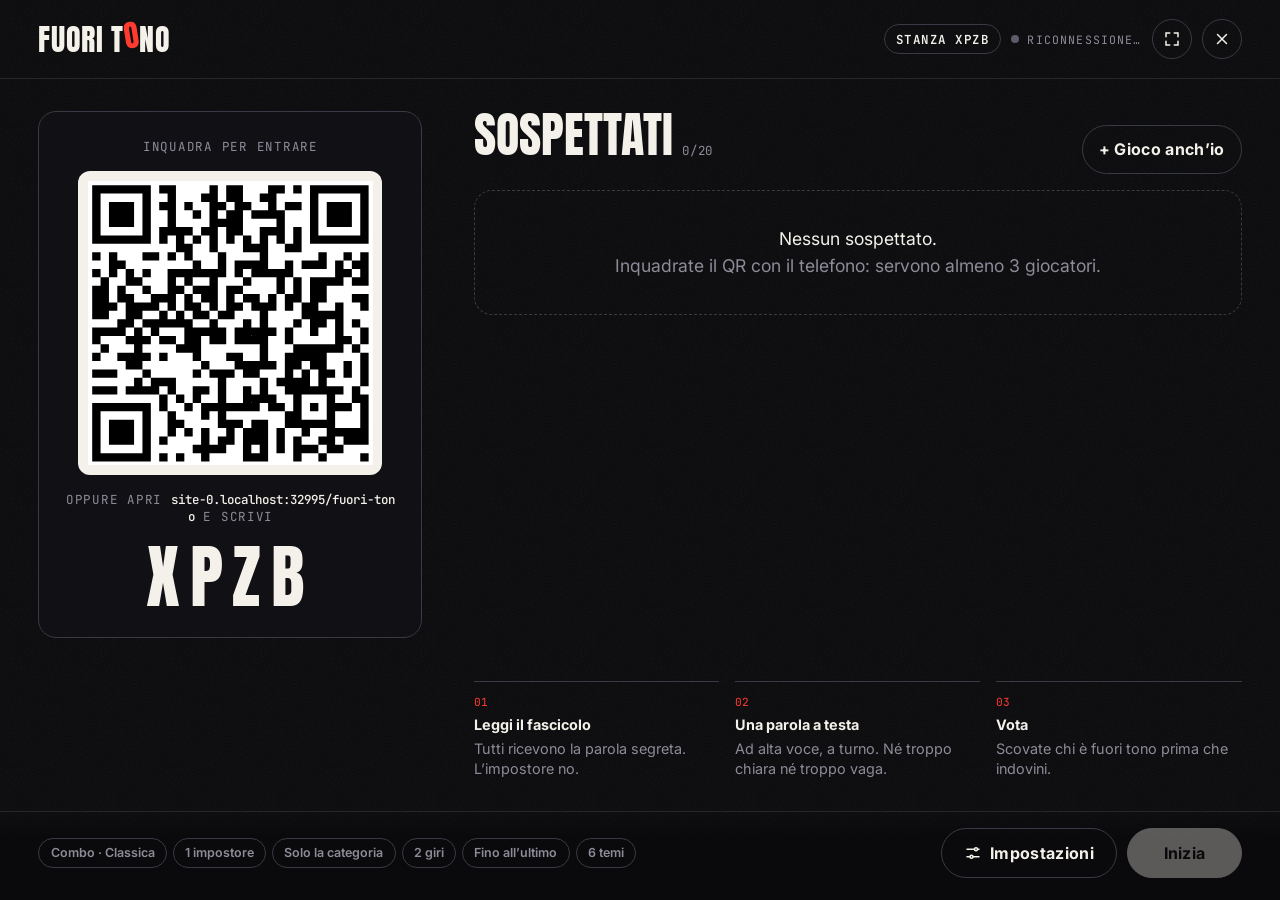
<file: fuori-tono/host.html>
<!doctype html>
<html lang="it">
<head>
<meta charset="utf-8">
<meta name="viewport" content="width=device-width,initial-scale=1,viewport-fit=cover">
<meta name="robots" content="noindex, nofollow">
<meta name="theme-color" content="#0A0A0C">
<link rel="icon" href="data:image/svg+xml,%3Csvg xmlns=%27http://www.w3.org/2000/svg%27 viewBox=%270 0 100 100%27%3E%3Crect width=%27100%27 height=%27100%27 rx=%2722%27 fill=%27%230A0A0C%27/%3E%3Ccircle cx=%2750%27 cy=%2750%27 r=%2726%27 fill=%27none%27 stroke=%27%23FF3B30%27 stroke-width=%2712%27/%3E%3C/svg%3E">
<link rel="preconnect" href="https://fonts.googleapis.com"><link rel="preconnect" href="https://fonts.gstatic.com" crossorigin>
<link href="https://fonts.googleapis.com/css2?family=Anton&family=Inter:wght@400;500;600;700;800&family=JetBrains+Mono:wght@400;500&display=swap" rel="stylesheet">
<link rel="stylesheet" href="css/style.css?v=7">
<title>Fuori Tono · Host</title>
</head>
<body class="host">
<div id="app"></div>
<script src="js/compat.js"></script>
<script src="lib/peerjs.min.js"></script>
<script src="lib/qrcode.js"></script>
<script src="js/common.js?v=7"></script>
<script src="js/parole.js?v=7"></script>
<script src="js/player.js?v=7"></script>
<script src="js/host.js?v=7"></script>
</body>
</html>
</file>
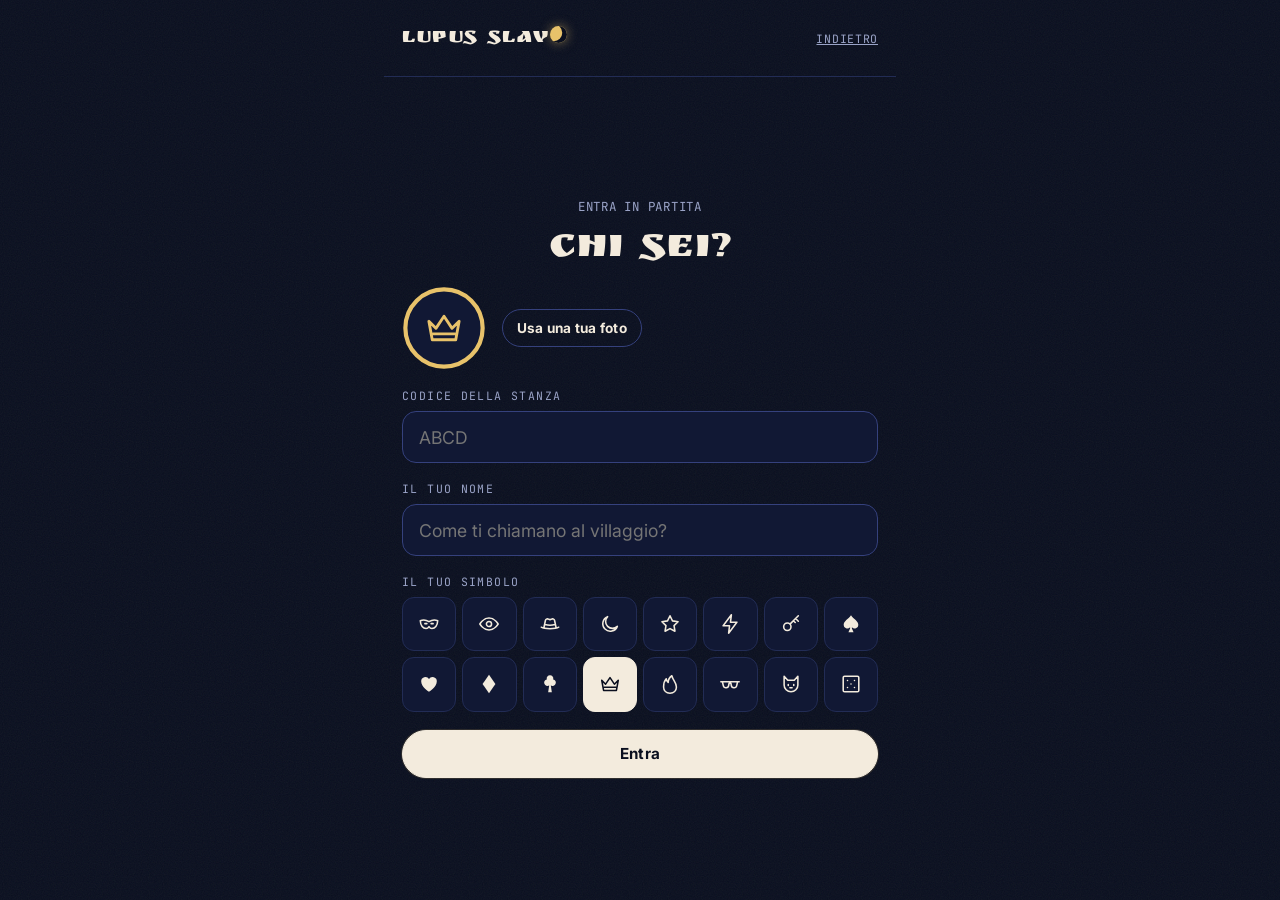
<file: lupus-slavo/gioca.html>
<!doctype html>
<html lang="it">
<head>
<meta charset="utf-8">
<meta name="viewport" content="width=device-width,initial-scale=1,viewport-fit=cover">
<meta name="robots" content="noindex, nofollow">
<meta name="theme-color" content="#0A0F1F">
<link rel="icon" href="data:image/svg+xml,%3Csvg xmlns=%27http://www.w3.org/2000/svg%27 viewBox=%270 0 100 100%27%3E%3Crect width=%27100%27 height=%27100%27 rx=%2722%27 fill=%27%230A0F1F%27/%3E%3Ccircle cx=%2750%27 cy=%2750%27 r=%2728%27 fill=%27%23E8C26A%27/%3E%3Ccircle cx=%2762%27 cy=%2744%27 r=%2724%27 fill=%27%230A0F1F%27/%3E%3Cpath d=%27M10 86h80%27 stroke=%27%23C8102E%27 stroke-width=%276%27 stroke-dasharray=%276 6%27/%3E%3C/svg%3E">
<link rel="preconnect" href="https://fonts.googleapis.com"><link rel="preconnect" href="https://fonts.gstatic.com" crossorigin>
<link href="https://fonts.googleapis.com/css2?family=Ruslan+Display&family=Inter:wght@400;500;600;700;800&family=JetBrains+Mono:wght@400;500&display=swap" rel="stylesheet">
<link rel="stylesheet" href="css/style.css?v=2">
<title>Lupus slavo · Gioca</title>
</head>
<body class="phone">
<div id="app"></div>
<script src="js/compat.js"></script>
<script src="lib/peerjs.min.js"></script>
<script src="js/common.js?v=2"></script>
<script src="js/player.js?v=2"></script>
<script src="js/gioca.js?v=2"></script>
</body>
</html>
</file>
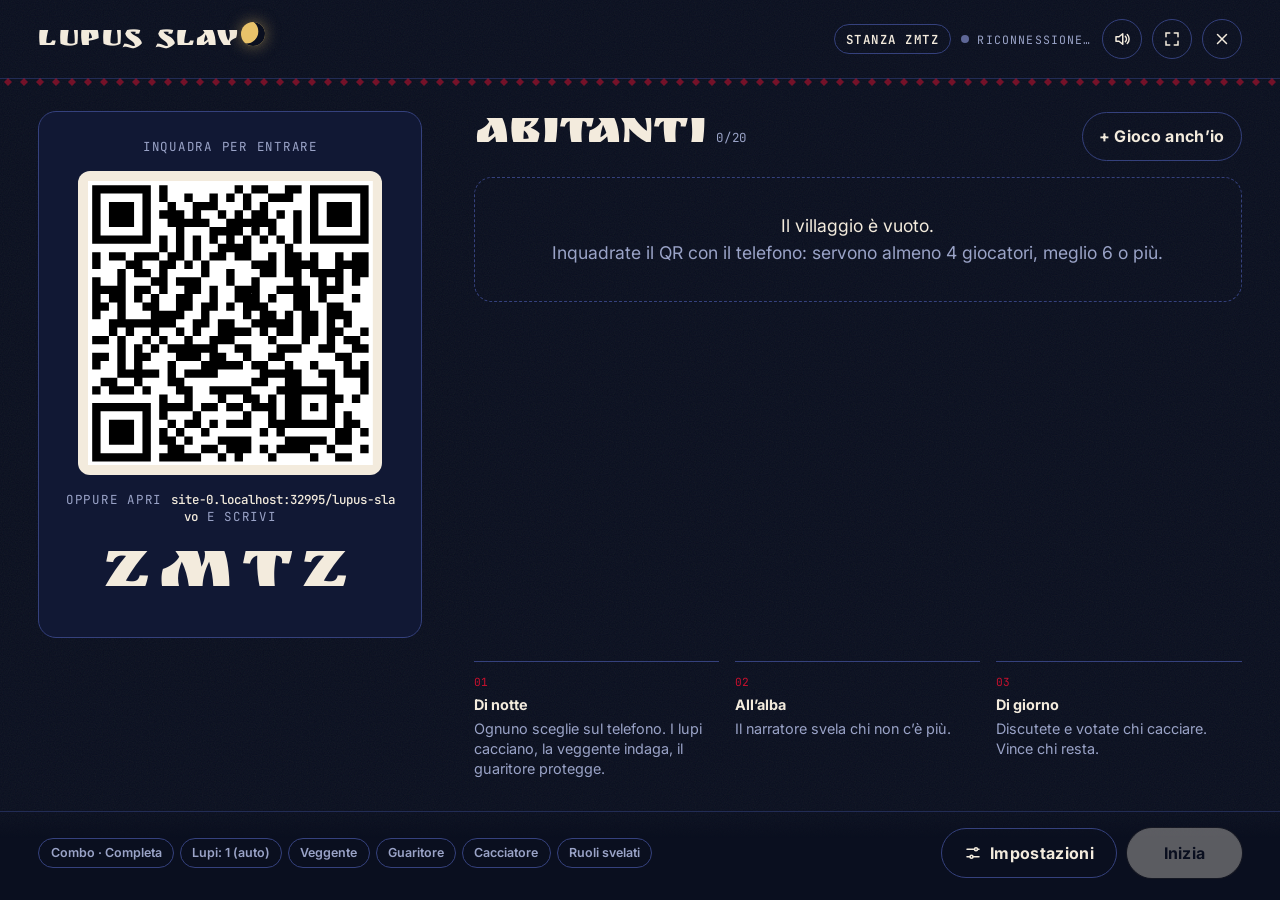
<file: lupus-slavo/host.html>
<!doctype html>
<html lang="it">
<head>
<meta charset="utf-8">
<meta name="viewport" content="width=device-width,initial-scale=1,viewport-fit=cover">
<meta name="robots" content="noindex, nofollow">
<meta name="theme-color" content="#0A0F1F">
<link rel="icon" href="data:image/svg+xml,%3Csvg xmlns=%27http://www.w3.org/2000/svg%27 viewBox=%270 0 100 100%27%3E%3Crect width=%27100%27 height=%27100%27 rx=%2722%27 fill=%27%230A0F1F%27/%3E%3Ccircle cx=%2750%27 cy=%2750%27 r=%2728%27 fill=%27%23E8C26A%27/%3E%3Ccircle cx=%2762%27 cy=%2744%27 r=%2724%27 fill=%27%230A0F1F%27/%3E%3Cpath d=%27M10 86h80%27 stroke=%27%23C8102E%27 stroke-width=%276%27 stroke-dasharray=%276 6%27/%3E%3C/svg%3E">
<link rel="preconnect" href="https://fonts.googleapis.com"><link rel="preconnect" href="https://fonts.gstatic.com" crossorigin>
<link href="https://fonts.googleapis.com/css2?family=Ruslan+Display&family=Inter:wght@400;500;600;700;800&family=JetBrains+Mono:wght@400;500&display=swap" rel="stylesheet">
<link rel="stylesheet" href="css/style.css?v=2">
<title>Lupus slavo · Host</title>
</head>
<body class="host">
<div id="app"></div>
<script src="js/compat.js"></script>
<script src="lib/peerjs.min.js"></script>
<script src="lib/qrcode.js"></script>
<script src="js/common.js?v=2"></script>
<script src="js/player.js?v=2"></script>
<script src="js/host.js?v=2"></script>
</body>
</html>
</file>
<file: fuori-tono/css/style.css>
/* Fuori Tono · noir da quiz show */
:root{
  --bg:#0A0A0C; --bg2:#111115; --bg3:#18181D; --line:#26262D; --line2:#3A3A44;
  --ink:#F4F1EA; --dim:#8E8B98; --dim2:#5E5B68; --red:#FF3B30; --red2:#FF6A61; --ok:#32D74B;
  --display:'Anton','Impact','Arial Narrow',sans-serif;
  --body:'Inter',system-ui,-apple-system,'Segoe UI',sans-serif;
  --mono:'JetBrains Mono',ui-monospace,Menlo,Consolas,monospace;
  --ease:cubic-bezier(.2,.8,.2,1); --r:18px;
}
*{box-sizing:border-box;margin:0;padding:0}
html,body{height:100%}
body{background:var(--bg);color:var(--ink);font-family:var(--body);-webkit-font-smoothing:antialiased;-webkit-tap-highlight-color:transparent;overflow-x:hidden}
body::before{content:'';position:fixed;top:0;right:0;bottom:0;left:0;pointer-events:none;z-index:0;opacity:.06;
  background-image:url("data:image/svg+xml,%3Csvg xmlns='http://www.w3.org/2000/svg' width='160' height='160'%3E%3Cfilter id='n'%3E%3CfeTurbulence type='fractalNoise' baseFrequency='.85' numOctaves='3' stitchTiles='stitch'/%3E%3C/filter%3E%3Crect width='100%25' height='100%25' filter='url(%23n)'/%3E%3C/svg%3E")}
button{font:inherit;color:inherit;background:none;border:0;cursor:pointer}
input,textarea{font:inherit;color:inherit}
a{color:inherit}
.sr{position:absolute;width:1px;height:1px;opacity:0;pointer-events:none}
.mono{font-family:var(--mono);letter-spacing:.06em;font-size:.78rem;text-transform:uppercase}
.dim{color:var(--dim)} .red{color:var(--red)} .center{text-align:center} .small{font-size:.72rem}
:focus-visible{outline:2px solid var(--ink);outline-offset:3px}

/* logo */
.logo{font-family:var(--display);font-size:1.9rem;letter-spacing:.02em;line-height:1;white-space:nowrap;text-transform:uppercase}
.logo .lo{display:inline-block;color:var(--red);transform:translateY(-.12em) rotate(-9deg)}
.logo.sm{font-size:1.35rem}
.logo.xl{font-size:clamp(4.2rem,17vw,11rem);line-height:.9}
.logo.xl .lo{transform:rotate(-7deg)}

/* bottoni */
.btn{display:inline-flex;align-items:center;justify-content:center;gap:.5em;min-height:48px;padding:0 1.4em;border-radius:999px;font-weight:700;font-size:.95rem;letter-spacing:.02em;
  border:1.5px solid var(--line2);background:transparent;transition:transform .12s var(--ease),background .2s,border-color .2s;white-space:nowrap;user-select:none}
.btn:active{transform:scale(.97)}
.btn.primary{background:var(--ink);color:#0A0A0C;border-color:var(--ink)}
.btn.danger{background:var(--red);color:#fff;border-color:var(--red)}
.btn.ghost:hover{border-color:var(--ink)}
.btn.sm{min-height:38px;padding:0 1em;font-size:.85rem}
.btn.wide{width:100%}
.btn[disabled]{opacity:.35;pointer-events:none}
.iconbtn{width:40px;height:40px;border-radius:50%;border:1.5px solid var(--line2);display:grid;place-items:center;font-size:1.2rem;font-weight:700}
.chip{display:inline-flex;align-items:center;gap:.4em;height:30px;padding:0 .9em;border-radius:999px;border:1px solid var(--line2);font-size:.78rem;font-weight:600;color:var(--dim);white-space:nowrap}
.chip.roomcode{color:var(--ink);font-family:var(--mono);letter-spacing:.12em}
.chips{display:flex;flex-wrap:wrap;gap:6px}
.chip.tog{cursor:pointer} .chip.tog.on{background:var(--ink);color:#0A0A0C;border-color:var(--ink)}
.kicker{font-family:var(--mono);font-size:.78rem;letter-spacing:.14em;text-transform:uppercase;color:var(--dim)}
.kicker.red{color:var(--red)}
.tag{display:inline-block;font-family:var(--mono);font-size:.66rem;letter-spacing:.12em;padding:.2em .6em;border:1px solid var(--line2);border-radius:4px;color:var(--dim)}
.tag.ok{color:var(--ok);border-color:currentColor} .tag.red{color:#fff;background:var(--red);border-color:var(--red)}
.av{display:block;width:100%;height:auto;overflow:visible}
.av.dead{filter:grayscale(1) brightness(.7)}
.err{color:var(--red2);font-weight:600;font-size:.9rem}
.toast{position:fixed;left:50%;bottom:24px;transform:translateX(-50%);background:var(--ink);color:#0A0A0C;padding:12px 20px;border-radius:999px;font-weight:700;z-index:50}
.banner{position:fixed;top:0;left:0;right:0;z-index:60;background:var(--red);color:#fff;text-align:center;font-weight:700;padding:10px;font-size:.9rem}

/* campi */
.field{display:flex;flex-direction:column;gap:8px;text-align:left}
.field label,.field .lbl{font-family:var(--mono);font-size:.72rem;letter-spacing:.12em;text-transform:uppercase;color:var(--dim)}
.field input,textarea.custom{width:100%;min-height:52px;background:var(--bg2);border:1.5px solid var(--line2);border-radius:14px;padding:12px 16px;font-size:1.1rem}
.field input:focus,textarea.custom:focus{outline:none;border-color:var(--ink)}
textarea.custom{min-height:110px;font-size:.95rem;resize:vertical}
.icons{display:grid;grid-template-columns:repeat(8,1fr);gap:6px}
.ic{aspect-ratio:1;border-radius:12px;border:1.5px solid var(--line);display:grid;place-items:center;background:var(--bg2)}
.ic.on{background:var(--ink);border-color:var(--ink)}
.ic.sw{background:var(--c);border-color:transparent} .ic.sw.on{outline:3px solid var(--ink);outline-offset:2px}
.pform{display:flex;flex-direction:column;gap:18px}
.pf-head{display:flex;align-items:center;gap:16px}
.pf-av{width:84px;flex:none}
.pf-photo{display:flex;flex-wrap:wrap;gap:8px}
.pf-acts{display:flex;gap:10px} .pf-acts .btn{flex:1}
.row2{display:flex;gap:10px} .row2 > *{flex:1}
.word{font-family:var(--display);font-size:clamp(2.2rem,11vw,3.4rem);line-height:.95;text-transform:uppercase;letter-spacing:.01em;word-break:break-word}
.word.sm{font-size:1.9rem}

/* ================== LANDING ================== */
.landing{position:relative;z-index:1;min-height:100vh;min-height:100dvh;display:flex;flex-direction:column;padding:28px clamp(20px,5vw,72px) 32px;max-width:1200px;margin:0 auto}
.landing .hero{flex:1;display:flex;flex-direction:column;justify-content:center;gap:18px;padding:40px 0}
.landing .tagline{font-size:clamp(1.1rem,2.4vw,1.5rem);color:var(--dim);max-width:30ch;line-height:1.35}
.landing .choices{display:grid;grid-template-columns:minmax(0,1fr) minmax(0,1fr);gap:16px;margin-top:20px}
.choice{display:flex;flex-direction:column;gap:10px;text-align:left;padding:26px;border:1.5px solid var(--line2);border-radius:var(--r);background:var(--bg2);text-decoration:none;transition:border-color .2s,transform .2s var(--ease)}
.choice:hover{border-color:var(--ink);transform:translateY(-2px)}
.choice .t{font-family:var(--display);font-size:2.2rem;text-transform:uppercase;line-height:1}
.choice .d{color:var(--dim);line-height:1.4;font-size:.95rem}
.choice.hot{background:var(--red);border-color:var(--red)} .choice.hot .d{color:#FFE4E1}
.choice form{display:flex;gap:8px;margin-top:6px}
.choice input{flex:1;min-width:0;height:48px;border-radius:12px;border:1.5px solid var(--line2);background:var(--bg);padding:0 14px;font-family:var(--mono);letter-spacing:.3em;text-transform:uppercase;font-size:1.1rem}
.landing .foot{display:flex;justify-content:space-between;gap:12px;flex-wrap:wrap;color:var(--dim2);font-size:.8rem}
.landing .steps{display:grid;grid-template-columns:repeat(3,1fr);gap:16px;margin-top:28px;counter-reset:s}
.landing .steps li{list-style:none;border-top:1px solid var(--line2);padding-top:12px;color:var(--dim);font-size:.9rem;line-height:1.4}
.landing .steps b{display:block;color:var(--ink);font-size:1rem;margin-bottom:4px}
.landing .steps li::before{counter-increment:s;content:'0' counter(s);font-family:var(--mono);font-size:.72rem;color:var(--red);display:block;margin-bottom:6px}
@media (max-width:720px){.landing .choices,.landing .steps{grid-template-columns:minmax(0,1fr)}}
.choice{min-width:0}

/* ================== HOST ================== */
.host{font-size:clamp(14px,calc(.55vw + .55vmin),24px)}
.host #app{position:relative;z-index:1;min-height:100vh;min-height:100dvh;display:flex;flex-direction:column}
.h-top{display:flex;align-items:center;justify-content:space-between;gap:12px;padding:1.2rem clamp(16px,3vw,3rem);border-bottom:1px solid var(--line)}
.h-tools{display:flex;align-items:center;gap:10px;flex-wrap:wrap;justify-content:flex-end}
.status{display:inline-flex;align-items:center;gap:8px;font-family:var(--mono);font-size:.72rem;letter-spacing:.1em;text-transform:uppercase;color:var(--dim)}
.status i{width:8px;height:8px;border-radius:50%;background:var(--dim2)}
.status.on i{background:var(--red);box-shadow:0 0 0 0 rgba(255,59,48,.6);animation:onair 1.8s infinite}
@keyframes onair{70%{box-shadow:0 0 0 8px rgba(255,59,48,0)}100%{box-shadow:0 0 0 0 rgba(255,59,48,0)}}
.seg{display:inline-flex;border:1.5px solid var(--line2);border-radius:999px;padding:3px;gap:2px}
.seg button{padding:.5em 1.1em;border-radius:999px;font-weight:700;font-size:.85rem;color:var(--dim)}
.seg button.on{background:var(--ink);color:#0A0A0C}
.h-body{flex:1;display:flex;flex-direction:column;min-height:0}
.stage{position:relative;flex:1;display:flex;flex-direction:column;align-items:center;justify-content:center;text-align:center;gap:1.1rem;padding:2rem clamp(16px,4vw,4rem)}
.big{font-family:var(--display);font-weight:400;text-transform:uppercase;font-size:clamp(2.6rem,6.2vw,7rem);line-height:.92;letter-spacing:.005em;max-width:16ch}
.big .dim{color:var(--dim2)}
.sub{color:var(--dim);font-size:1.15rem;max-width:44ch;line-height:1.4}
.h-bar{display:flex;align-items:center;justify-content:space-between;gap:12px;flex-wrap:wrap;padding:1rem clamp(16px,3vw,3rem) 1.4rem;border-top:1px solid var(--line);position:sticky;bottom:0;background:linear-gradient(transparent,var(--bg) 30%)}
.h-bar .acts{display:flex;gap:10px;margin-left:auto}
.host .btn{min-height:3.1rem;font-size:1rem}
.host .btn.primary{padding:0 2.2em}

.grid{display:flex;flex-wrap:wrap;justify-content:center;gap:1.4rem 1.2rem;max-width:72rem}
.grid.left{justify-content:flex-start}
.suspect{position:relative;display:flex;flex-direction:column;align-items:center;gap:.45rem;width:7.6rem}
.suspect .avw{position:relative;width:6.4rem}
.suspect .nm{font-weight:700;font-size:1rem;max-width:100%;overflow:hidden;text-overflow:ellipsis;white-space:nowrap}
.suspect[data-a]{cursor:pointer;border-radius:14px;padding:.5rem 0;transition:background .2s}
.suspect[data-a]:hover{background:var(--bg2)}
.suspect.off .avw{opacity:.35}
.suspect.off .nm::after{content:' · offline';color:var(--red);font-size:.75rem;font-weight:600}
.you{position:absolute;right:-4px;bottom:0;font-family:var(--mono);font-size:.6rem;letter-spacing:.1em;background:var(--ink);color:#0A0A0C;padding:2px 6px;border-radius:4px}
.votes{position:absolute;top:-6px;left:-6px;min-width:2.3rem;height:2.3rem;border-radius:999px;background:var(--ink);color:#0A0A0C;display:grid;place-items:center;font-weight:800;font-size:1.1rem;padding:0 .4rem}

.lobby{flex:1;display:grid;grid-template-columns:minmax(0,24rem) 1fr;gap:clamp(20px,4vw,4rem);padding:2rem clamp(16px,3vw,3rem)}
.joincard{align-self:start;display:flex;flex-direction:column;align-items:center;gap:1rem;text-align:center;padding:1.6rem;border:1.5px solid var(--line2);border-radius:var(--r);background:var(--bg2)}
.joincard .qr{width:100%;max-width:19rem;aspect-ratio:1;background:#F4F1EA;border-radius:12px;padding:.6rem}
.joincard .qr svg{width:100%;height:100%;display:block}
.joincard .kicker b{color:var(--ink);font-weight:500;text-transform:none;letter-spacing:0;word-break:break-all}
.code{font-family:var(--display);font-size:4.4rem;letter-spacing:.14em;line-height:1}
.roster{display:flex;flex-direction:column;gap:1rem;min-width:0}
.roster-h{display:flex;align-items:baseline;justify-content:space-between;gap:12px;flex-wrap:wrap}
.roster h2{font-family:var(--display);font-weight:400;font-size:3rem;text-transform:uppercase;line-height:1;display:flex;align-items:baseline;gap:.6rem}
.empty{border:1.5px dashed var(--line2);border-radius:var(--r);padding:2.2rem;text-align:center;font-size:1.1rem;line-height:1.5}
.howto{display:grid;grid-template-columns:repeat(3,1fr);gap:1rem;margin-top:auto;padding-top:1rem;counter-reset:s}
.howto li{list-style:none;border-top:1px solid var(--line2);padding-top:.8rem;color:var(--dim);font-size:.9rem;line-height:1.4}
.howto b{display:block;color:var(--ink);margin-bottom:.2rem}
.howto li::before{counter-increment:s;content:'0' counter(s);font-family:var(--mono);font-size:.7rem;color:var(--red);display:block;margin-bottom:.3rem}

/* riflettore */
.spotlight{overflow:hidden}
.beam{position:absolute;left:50%;top:-10%;width:min(70vw,60rem);height:120%;transform:translateX(-50%);pointer-events:none;
  background:radial-gradient(ellipse 50% 42% at 50% 46%,rgba(255,240,215,.16),transparent 70%),conic-gradient(from 180deg at 50% 0%,transparent 160deg,rgba(255,240,215,.08) 172deg,rgba(255,240,215,.08) 188deg,transparent 200deg)}
.avxl{position:relative;width:min(14rem,38vw);filter:drop-shadow(0 20px 40px rgba(0,0,0,.6))}
.avxl.enter{animation:enter .55s var(--ease) both}
@keyframes enter{from{opacity:0;transform:scale(.7) translateY(20px)}}
.tbar{width:min(28rem,70vw);height:6px;border-radius:3px;background:var(--line);overflow:hidden}
.tbar i{display:block;height:100%;background:var(--ink);transform-origin:left;transition:transform .2s linear}
.queue{display:flex;flex-wrap:wrap;justify-content:center;gap:.6rem;margin-top:.6rem}
.queue li{list-style:none;display:flex;align-items:center;gap:.4rem;padding:.25rem .8rem .25rem .25rem;border:1px solid var(--line2);border-radius:999px;font-size:.85rem;font-weight:600;opacity:.6}
.queue li .avw{width:1.8rem}
.queue li.done{opacity:.25} .queue li.now{opacity:1;border-color:var(--ink);background:var(--bg3)}
.voters{display:flex;align-items:center;gap:8px;flex-wrap:wrap;justify-content:center}
.voters .dot{width:12px;height:12px;border-radius:50%;border:1.5px solid var(--line2)} .voters .dot.on{background:var(--ink);border-color:var(--ink)}
.stampbig{font-family:var(--display);font-size:clamp(2.4rem,6vw,5.4rem);text-transform:uppercase;padding:.05em .3em;border:.08em solid currentColor;transform:rotate(-4deg);color:var(--ink);line-height:1}
.stampbig.red{color:var(--red)}
.rise{animation:enter .5s var(--ease) .2s both}
.late{animation:stamp .5s var(--ease) 1.5s both}
@keyframes stamp{from{opacity:0;transform:rotate(-4deg) scale(1.8)}to{opacity:1;transform:rotate(-4deg) scale(1)}}
.pair{display:flex;gap:1.6rem;flex-wrap:wrap;justify-content:center;align-items:flex-end}
.wordbox{display:inline-flex;align-items:center;gap:.5em;margin-top:.4rem;padding:.35em .7em;border:1.5px solid var(--line2);border-radius:12px;font-family:var(--display);font-size:2.6rem;text-transform:uppercase;line-height:1}
.wordbox .sw{width:.9em;height:.9em;border-radius:6px;display:inline-block}
.mewrap{flex:1;display:flex;flex-direction:column;align-items:center;padding:1rem}
.mewrap #meslot{width:100%;max-width:30rem}

/* fogli laterali */
.scrim{position:fixed;top:0;right:0;bottom:0;left:0;background:rgba(0,0,0,.6);z-index:20;animation:fade .2s both}
@keyframes fade{from{opacity:0}}
.sheet{position:fixed;top:0;right:0;bottom:0;width:min(40rem,100vw);background:var(--bg2);border-left:1px solid var(--line2);z-index:21;display:flex;flex-direction:column;animation:slide .28s var(--ease) both;font-size:15px}
@keyframes slide{from{transform:translateX(100%)}}
.sheet header{display:flex;justify-content:space-between;align-items:center;padding:18px 22px;border-bottom:1px solid var(--line)}
.sheet h3{font-family:var(--display);font-weight:400;font-size:2rem;text-transform:uppercase}
.sheet .body{overflow:auto;padding:20px 22px 32px;display:flex;flex-direction:column;gap:24px}
.sec h4{font-size:1rem;margin-bottom:4px}
.sec p.h{color:var(--dim);font-size:.88rem;margin-bottom:10px;line-height:1.4}
.sec.col{display:flex;flex-direction:column;gap:12px}
.opts{display:grid;grid-template-columns:1fr 1fr;gap:8px}
.opt{text-align:left;border:1.5px solid var(--line2);border-radius:14px;padding:12px 14px}
.opt b{display:block} .opt span{display:block;font-size:.82rem;color:var(--dim);margin-top:3px;line-height:1.35}
.opt.on{background:var(--ink);color:#0A0A0C;border-color:var(--ink)} .opt.on span{color:#45434C}
.rowc{display:flex;align-items:center;gap:20px;flex-wrap:wrap}
.stepper{display:inline-flex;align-items:center;gap:14px} .stepper b{font-family:var(--display);font-size:2rem;min-width:1.4em;text-align:center}
.switch{display:flex;align-items:center;gap:12px;font-weight:600;text-align:left}
.switch i{width:46px;height:26px;border-radius:999px;background:var(--line2);position:relative;flex:none;transition:background .2s}
.switch i::after{content:'';position:absolute;top:3px;left:3px;width:20px;height:20px;border-radius:50%;background:var(--ink);transition:transform .2s var(--ease)}
.switch.on i{background:var(--red)} .switch.on i::after{transform:translateX(20px)}

@media (max-width:860px){
  .host{font-size:15px}
  .lobby{grid-template-columns:1fr;padding:1.2rem 16px}
  .joincard{width:100%}
  .joincard .qr{max-width:15rem}
  .code{font-size:3rem}
  .roster h2{font-size:2.2rem}
  .howto{grid-template-columns:1fr}
  .suspect{width:5.6rem} .suspect .avw{width:4.6rem} .suspect .nm{font-size:.9rem}
  .h-top{padding:12px 16px} .h-tools .status{display:none}
  .h-bar{padding:12px 16px calc(14px + env(safe-area-inset-bottom))}
  .h-bar > div:first-child:empty{display:none}
  .h-bar .acts{width:100%} .h-bar .acts .btn{flex:1;padding:0 1em}
  .h-bar .chips{display:none}
  .big{font-size:clamp(2.4rem,11vw,4rem)}
  .sub{font-size:1rem}
  .avxl{width:10rem}
  .wordbox{font-size:1.8rem}
  .stage{padding:1.4rem 16px;justify-content:flex-start}
  .opts{grid-template-columns:1fr}
  .icons{grid-template-columns:repeat(6,1fr)}
}

/* ================== GIOCATORE ================== */
.phone #app,.pl-app{position:relative;z-index:1}
.phone #app{min-height:100vh;min-height:100dvh;max-width:32rem;margin:0 auto;display:flex;flex-direction:column}
.pl-app{display:flex;flex-direction:column;flex:1}
.pl-top{display:flex;align-items:center;justify-content:space-between;gap:10px;padding:16px 18px;border-bottom:1px solid var(--line)}
.mechip{display:flex;align-items:center;gap:8px;font-weight:700;max-width:58%;padding:4px 10px 4px 4px;border:1px solid var(--line2);border-radius:999px}
.mechip .avw{width:30px;flex:none} .mechip span:last-child{overflow:hidden;text-overflow:ellipsis;white-space:nowrap}
.pl-main{flex:1;display:flex;flex-direction:column;justify-content:center;gap:16px;padding:22px 18px calc(24px + env(safe-area-inset-bottom))}
.title{font-family:var(--display);font-weight:400;text-transform:uppercase;font-size:2.6rem;line-height:.95;text-align:center}
.title.xl{font-size:4.2rem}
.avbig{width:7rem} .avbig.mid{margin:0 auto}
.pulse{animation:pls 1.6s ease-in-out infinite} @keyframes pls{50%{opacity:.45}}
.dossier{position:relative;border:1.5px solid var(--line2);border-radius:var(--r);background:var(--bg2);padding:18px;overflow:hidden}
.dossier .ds-top{display:flex;justify-content:space-between;font-family:var(--mono);font-size:.7rem;letter-spacing:.12em;color:var(--dim);padding-bottom:12px;border-bottom:1px dashed var(--line2);margin-bottom:16px}
.dossier .ds-id{display:flex;align-items:center;gap:16px}
.dossier .ds-id .avbig{width:5.6rem;flex:none}
.dossier .kick{font-family:var(--mono);font-size:.72rem;letter-spacing:.14em;text-transform:uppercase;color:var(--dim)}
.dossier .hint{color:var(--dim);margin-top:6px} .dossier .hint b{color:var(--ink)}
.stamp{display:inline-block;font-family:var(--display);font-size:2.2rem;color:var(--red);border:3px solid currentColor;padding:2px 12px;transform:rotate(-5deg);margin-bottom:10px}
.sealed{text-align:center;padding:36px 18px}
.secret{min-height:52vh;display:flex;flex-direction:column;touch-action:none;-webkit-user-select:none;user-select:none;cursor:pointer;-webkit-touch-callout:none}
.secret .ds-body{flex:1;display:flex;flex-direction:column;justify-content:center;gap:10px;text-align:center;filter:blur(14px);opacity:.15;transition:filter .2s,opacity .2s}
.secret .swatch{width:46%;aspect-ratio:1;border-radius:16px;margin:0 auto}
.secret .redact{position:absolute;left:18px;right:18px;top:50%;transform:translateY(-50%);height:96px;background:#000;border-radius:6px;display:grid;place-items:center;
  font-family:var(--mono);font-size:.74rem;letter-spacing:.16em;color:var(--dim);transition:transform .25s var(--ease),opacity .25s}
.secret .redact::before{content:'';position:absolute;top:0;right:0;bottom:0;left:0;background:repeating-linear-gradient(-45deg,transparent 0 10px,rgba(255,255,255,.03) 10px 20px);border-radius:6px}
.secret.open .ds-body{filter:none;opacity:1}
.secret.open .redact{opacity:0;transform:translateY(-50%) scaleX(.2)}
.secret .word.red{color:var(--red)}
.spot{position:relative;text-align:center;display:flex;flex-direction:column;align-items:center;gap:8px;padding:26px 16px;border-radius:var(--r);
  background:radial-gradient(ellipse 60% 70% at 50% 30%,rgba(255,240,215,.12),transparent 70%)}
.spot .avbig{width:8rem}
.spot.me{background:var(--red);color:#fff}
.spot.me .mono{color:#FFE4E1}
.count{font-family:var(--display);font-size:3.4rem;letter-spacing:0}
.pl-main .queue{justify-content:center}
.pl-main .queue li{padding:.25rem .8rem}
.vlist{display:grid;grid-template-columns:1fr 1fr;gap:10px}
.vbtn{display:flex;align-items:center;gap:10px;min-height:64px;padding:8px 10px;border:1.5px solid var(--line2);border-radius:16px;font-weight:700;text-align:left;background:var(--bg2)}
.vbtn .avw{width:40px;flex:none} .vbtn span:last-child{overflow:hidden;text-overflow:ellipsis;white-space:nowrap}
.vbtn.on{border-color:var(--red);background:rgba(255,59,48,.14)}
.confirm{position:sticky;bottom:12px;display:flex;gap:10px;padding:10px;background:var(--bg3);border:1px solid var(--line2);border-radius:20px}
.confirm .btn{flex:1;min-width:0;overflow:hidden;text-overflow:ellipsis}
.confirm .btn.danger{flex:1.6}
details.peek summary{cursor:pointer;text-align:center;color:var(--dim);font-weight:600;padding:10px;list-style:none}
details.peek[open] summary{margin-bottom:10px}
.mewrap .pl-main{justify-content:flex-start}

@media (prefers-reduced-motion:reduce){*,*::before,*::after{animation-duration:.01ms!important;animation-iteration-count:1!important;transition-duration:.01ms!important}}
.pl-top a{display:inline-flex;align-items:center;min-height:44px}

/* Chi ha votato chi (schermata risultato) */
.vbys { display: flex; flex-wrap: wrap; justify-content: center; gap: 4px; min-height: 22px; margin-top: 6px; max-width: 120px; }
.vby .av { width: 22px; height: 22px; display: block; }

/* Regole sul telefono */
.rules { margin-top: 18px; border: 1px solid var(--line, #2A2A30); border-radius: 14px; padding: 4px 16px; }
.rules summary { cursor: pointer; padding: 12px 0; font-weight: 600; list-style: none; }
.rules summary::after { content: "+"; float: right; font-weight: 400; }
.rules[open] summary::after { content: "−"; }
.rules ol { margin: 0 0 14px; padding-left: 18px; display: grid; gap: 10px; color: var(--dim, #A09DA8); font-size: 14px; line-height: 1.45; }
.rules b { color: var(--ink, #F4F1EA); }
.spot.me .btn { margin-top: 18px; }

/* Host su telefono: le schede Tavolo / La mia carta vanno su una riga intera sotto il logo */
@media (max-width: 640px) {
  .h-top { flex-wrap: wrap; row-gap: 10px; }
  .h-tools { flex: 1; justify-content: flex-end; flex-wrap: wrap; gap: 8px; }
  .h-tools .tabs { order: 9; flex: 0 0 100%; display: grid; grid-template-columns: 1fr 1fr; }
  .h-tools .tabs button { white-space: nowrap; min-height: 40px; }
  .h-tools .status, .h-tools [data-a="full"] { display: none; }
}

/* v4: avvisi, fuori dal gioco, termina partita, combo, ruoli, ripresa */
.flash { position: fixed; left: 50%; top: 88px; transform: translateX(-50%); z-index: 60; padding: 12px 20px; border-radius: 999px; background: var(--red); color: #fff; font-weight: 700; box-shadow: 0 16px 40px -12px rgba(0,0,0,.6); animation: flash-in .35s var(--ease); max-width: calc(100vw - 32px); text-align: center; }
@keyframes flash-in { from { opacity: 0; transform: translate(-50%, -10px); } }
.outstrip { display: flex; flex-wrap: wrap; justify-content: center; align-items: center; gap: 10px 16px; margin-top: 22px; padding-top: 16px; border-top: 1px dashed var(--line2); }
.outp { display: inline-flex; align-items: center; gap: 8px; opacity: .85; }
.outp .avw .av { width: 34px; height: 34px; display: block; }
.outp b { display: block; font-size: 14px; text-decoration: line-through; text-decoration-color: var(--red); }
.outp i { display: block; font: 500 11px var(--mono); font-style: normal; letter-spacing: .06em; text-transform: uppercase; color: var(--dim); }
.outp.imp i, .outp.under i { color: var(--red2); }
.outline { margin-top: 10px; }
.quit { display: grid; gap: 12px; }
.opt.danger { border-color: rgba(255,59,48,.55); border-color: color-mix(in srgb, var(--red) 55%, transparent); }
.opt.danger b { color: var(--red2); }
.presets { grid-template-columns: repeat(2, minmax(0, 1fr)); }
.roles { display: grid; grid-template-columns: repeat(2, minmax(0, 1fr)); gap: 10px; margin-top: 10px; }
.rolebox { display: grid; gap: 8px; justify-items: start; padding: 12px 14px; border: 1px solid var(--line); border-radius: 14px; background: var(--bg2); }
.resume .grid { margin: 18px 0; }
.resume .acts { display: flex; flex-wrap: wrap; gap: 10px; justify-content: center; margin-bottom: 12px; }
.resume-bar { margin: 18px 0 6px; display: grid; gap: 10px; }
.resume-bar .row { display: flex; flex-wrap: wrap; gap: 10px; }
.resume-bar .btn { display: inline-flex; flex-direction: column; align-items: flex-start; gap: 2px; text-decoration: none; padding-top: 12px; padding-bottom: 12px; height: auto; }
.resume-bar small { font: 500 12px var(--mono); opacity: .7; }
@media (max-width: 520px) { .presets, .roles { grid-template-columns: minmax(0, 1fr); } }
.secretbox { letter-spacing: .08em; color: var(--dim); }
</file>
<file: lupus-slavo/css/style.css>
/* Lupus slavo · notte nel villaggio: blu notte, luna d'oro, rosso dei ricami */
:root{
  --bg:#0A0F1F; --bg2:#111834; --bg3:#18214A; --line:#222C55; --line2:#35417D;
  --ink:#F3EBDD; --dim:#9AA3C7; --dim2:#5E6797; --red:#C8102E; --red2:#E5404F; --ok:#7BC47F; --gold:#E8C26A;
  --display:'Ruslan Display','Georgia',serif;
  --body:'Inter',system-ui,-apple-system,'Segoe UI',sans-serif;
  --mono:'JetBrains Mono',ui-monospace,Menlo,Consolas,monospace;
  --ease:cubic-bezier(.2,.8,.2,1); --r:18px;
}
*{box-sizing:border-box;margin:0;padding:0}
html,body{height:100%}
body{background:var(--bg);color:var(--ink);font-family:var(--body);-webkit-font-smoothing:antialiased;-webkit-tap-highlight-color:transparent;overflow-x:hidden}
body::before{content:'';position:fixed;top:0;right:0;bottom:0;left:0;pointer-events:none;z-index:0;opacity:.06;
  background-image:url("data:image/svg+xml,%3Csvg xmlns='http://www.w3.org/2000/svg' width='160' height='160'%3E%3Cfilter id='n'%3E%3CfeTurbulence type='fractalNoise' baseFrequency='.85' numOctaves='3' stitchTiles='stitch'/%3E%3C/filter%3E%3Crect width='100%25' height='100%25' filter='url(%23n)'/%3E%3C/svg%3E")}
button{font:inherit;color:inherit;background:none;border:0;cursor:pointer}
input,textarea{font:inherit;color:inherit}
a{color:inherit}
.sr{position:absolute;width:1px;height:1px;opacity:0;pointer-events:none}
.mono{font-family:var(--mono);letter-spacing:.06em;font-size:.78rem;text-transform:uppercase}
.dim{color:var(--dim)} .red{color:var(--red)} .center{text-align:center} .small{font-size:.72rem}
:focus-visible{outline:2px solid var(--ink);outline-offset:3px}

/* logo */
.logo{font-family:var(--display);font-size:1.9rem;letter-spacing:.02em;line-height:1;white-space:nowrap;text-transform:uppercase}
.logo .lo{display:inline-block;color:var(--red);transform:translateY(-.12em) rotate(-9deg)}
.logo.sm{font-size:1.35rem}
.logo.xl{font-size:clamp(4.2rem,17vw,11rem);line-height:.9}
.logo.xl .lo{transform:rotate(-7deg)}

/* bottoni */
.btn{display:inline-flex;align-items:center;justify-content:center;gap:.5em;min-height:48px;padding:0 1.4em;border-radius:999px;font-weight:700;font-size:.95rem;letter-spacing:.02em;
  border:1.5px solid var(--line2);background:transparent;transition:transform .12s var(--ease),background .2s,border-color .2s;white-space:nowrap;user-select:none}
.btn:active{transform:scale(.97)}
.btn.primary{background:var(--ink);color:var(--bg);border-color:var(--ink)}
.btn.danger{background:var(--red);color:#fff;border-color:var(--red)}
.btn.ghost:hover{border-color:var(--ink)}
.btn.sm{min-height:38px;padding:0 1em;font-size:.85rem}
.btn.wide{width:100%}
.btn[disabled]{opacity:.35;pointer-events:none}
.iconbtn{width:40px;height:40px;border-radius:50%;border:1.5px solid var(--line2);display:grid;place-items:center;font-size:1.2rem;font-weight:700}
.chip{display:inline-flex;align-items:center;gap:.4em;height:30px;padding:0 .9em;border-radius:999px;border:1px solid var(--line2);font-size:.78rem;font-weight:600;color:var(--dim);white-space:nowrap}
.chip.roomcode{color:var(--ink);font-family:var(--mono);letter-spacing:.12em}
.chips{display:flex;flex-wrap:wrap;gap:6px}
.chip.tog{cursor:pointer} .chip.tog.on{background:var(--ink);color:var(--bg);border-color:var(--ink)}
.kicker{font-family:var(--mono);font-size:.78rem;letter-spacing:.14em;text-transform:uppercase;color:var(--dim)}
.kicker.red{color:var(--red)}
.tag{display:inline-block;font-family:var(--mono);font-size:.66rem;letter-spacing:.12em;padding:.2em .6em;border:1px solid var(--line2);border-radius:4px;color:var(--dim)}
.tag.ok{color:var(--ok);border-color:currentColor} .tag.red{color:#fff;background:var(--red);border-color:var(--red)}
.av{display:block;width:100%;height:auto;overflow:visible}
.av.dead{filter:grayscale(1) brightness(.7)}
.err{color:var(--red2);font-weight:600;font-size:.9rem}
.toast{position:fixed;left:50%;bottom:24px;transform:translateX(-50%);background:var(--ink);color:var(--bg);padding:12px 20px;border-radius:999px;font-weight:700;z-index:50}
.banner{position:fixed;top:0;left:0;right:0;z-index:60;background:var(--red);color:#fff;text-align:center;font-weight:700;padding:10px;font-size:.9rem}

/* campi */
.field{display:flex;flex-direction:column;gap:8px;text-align:left}
.field label,.field .lbl{font-family:var(--mono);font-size:.72rem;letter-spacing:.12em;text-transform:uppercase;color:var(--dim)}
.field input,textarea.custom{width:100%;min-height:52px;background:var(--bg2);border:1.5px solid var(--line2);border-radius:14px;padding:12px 16px;font-size:1.1rem}
.field input:focus,textarea.custom:focus{outline:none;border-color:var(--ink)}
textarea.custom{min-height:110px;font-size:.95rem;resize:vertical}
.icons{display:grid;grid-template-columns:repeat(8,1fr);gap:6px}
.ic{aspect-ratio:1;border-radius:12px;border:1.5px solid var(--line);display:grid;place-items:center;background:var(--bg2)}
.ic.on{background:var(--ink);border-color:var(--ink)}
.ic.sw{background:var(--c);border-color:transparent} .ic.sw.on{outline:3px solid var(--ink);outline-offset:2px}
.pform{display:flex;flex-direction:column;gap:18px}
.pf-head{display:flex;align-items:center;gap:16px}
.pf-av{width:84px;flex:none}
.pf-photo{display:flex;flex-wrap:wrap;gap:8px}
.pf-acts{display:flex;gap:10px} .pf-acts .btn{flex:1}
.row2{display:flex;gap:10px} .row2 > *{flex:1}
.word{font-family:var(--display);font-size:clamp(2.2rem,11vw,3.4rem);line-height:.95;text-transform:uppercase;letter-spacing:.01em;word-break:break-word}
.word.sm{font-size:1.9rem}

/* ================== LANDING ================== */
.landing{position:relative;z-index:1;min-height:100vh;min-height:100dvh;display:flex;flex-direction:column;padding:28px clamp(20px,5vw,72px) 32px;max-width:1200px;margin:0 auto}
.landing .hero{flex:1;display:flex;flex-direction:column;justify-content:center;gap:18px;padding:40px 0}
.landing .tagline{font-size:clamp(1.1rem,2.4vw,1.5rem);color:var(--dim);max-width:30ch;line-height:1.35}
.landing .choices{display:grid;grid-template-columns:minmax(0,1fr) minmax(0,1fr);gap:16px;margin-top:20px}
.choice{display:flex;flex-direction:column;gap:10px;text-align:left;padding:26px;border:1.5px solid var(--line2);border-radius:var(--r);background:var(--bg2);text-decoration:none;transition:border-color .2s,transform .2s var(--ease)}
.choice:hover{border-color:var(--ink);transform:translateY(-2px)}
.choice .t{font-family:var(--display);font-size:2.2rem;text-transform:uppercase;line-height:1}
.choice .d{color:var(--dim);line-height:1.4;font-size:.95rem}
.choice.hot{background:var(--red);border-color:var(--red)} .choice.hot .d{color:#FFD9DE}
.choice form{display:flex;gap:8px;margin-top:6px}
.choice input{flex:1;min-width:0;height:48px;border-radius:12px;border:1.5px solid var(--line2);background:var(--bg);padding:0 14px;font-family:var(--mono);letter-spacing:.3em;text-transform:uppercase;font-size:1.1rem}
.landing .foot{display:flex;justify-content:space-between;gap:12px;flex-wrap:wrap;color:var(--dim2);font-size:.8rem}
.landing .steps{display:grid;grid-template-columns:repeat(3,1fr);gap:16px;margin-top:28px;counter-reset:s}
.landing .steps li{list-style:none;border-top:1px solid var(--line2);padding-top:12px;color:var(--dim);font-size:.9rem;line-height:1.4}
.landing .steps b{display:block;color:var(--ink);font-size:1rem;margin-bottom:4px}
.landing .steps li::before{counter-increment:s;content:'0' counter(s);font-family:var(--mono);font-size:.72rem;color:var(--red);display:block;margin-bottom:6px}
@media (max-width:720px){.landing .choices,.landing .steps{grid-template-columns:minmax(0,1fr)}}
.choice{min-width:0}

/* ================== HOST ================== */
.host{font-size:clamp(14px,calc(.55vw + .55vmin),24px)}
.host #app{position:relative;z-index:1;min-height:100vh;min-height:100dvh;display:flex;flex-direction:column}
.h-top{display:flex;align-items:center;justify-content:space-between;gap:12px;padding:1.2rem clamp(16px,3vw,3rem);border-bottom:1px solid var(--line)}
.h-tools{display:flex;align-items:center;gap:10px;flex-wrap:wrap;justify-content:flex-end}
.status{display:inline-flex;align-items:center;gap:8px;font-family:var(--mono);font-size:.72rem;letter-spacing:.1em;text-transform:uppercase;color:var(--dim)}
.status i{width:8px;height:8px;border-radius:50%;background:var(--dim2)}
.status.on i{background:var(--red);box-shadow:0 0 0 0 rgba(200,16,46,.6);animation:onair 1.8s infinite}
@keyframes onair{70%{box-shadow:0 0 0 8px rgba(200,16,46,0)}100%{box-shadow:0 0 0 0 rgba(200,16,46,0)}}
.seg{display:inline-flex;border:1.5px solid var(--line2);border-radius:999px;padding:3px;gap:2px}
.seg button{padding:.5em 1.1em;border-radius:999px;font-weight:700;font-size:.85rem;color:var(--dim)}
.seg button.on{background:var(--ink);color:var(--bg)}
.h-body{flex:1;display:flex;flex-direction:column;min-height:0}
.stage{position:relative;flex:1;display:flex;flex-direction:column;align-items:center;justify-content:center;text-align:center;gap:1.1rem;padding:2rem clamp(16px,4vw,4rem)}
.big{font-family:var(--display);font-weight:400;text-transform:uppercase;font-size:clamp(2.6rem,6.2vw,7rem);line-height:.92;letter-spacing:.005em;max-width:16ch}
.big .dim{color:var(--dim2)}
.sub{color:var(--dim);font-size:1.15rem;max-width:44ch;line-height:1.4}
.h-bar{display:flex;align-items:center;justify-content:space-between;gap:12px;flex-wrap:wrap;padding:1rem clamp(16px,3vw,3rem) 1.4rem;border-top:1px solid var(--line);position:sticky;bottom:0;background:linear-gradient(transparent,var(--bg) 30%)}
.h-bar .acts{display:flex;gap:10px;margin-left:auto}
.host .btn{min-height:3.1rem;font-size:1rem}
.host .btn.primary{padding:0 2.2em}

.grid{display:flex;flex-wrap:wrap;justify-content:center;gap:1.4rem 1.2rem;max-width:72rem}
.grid.left{justify-content:flex-start}
.suspect{position:relative;display:flex;flex-direction:column;align-items:center;gap:.45rem;width:7.6rem}
.suspect .avw{position:relative;width:6.4rem}
.suspect .nm{font-weight:700;font-size:1rem;max-width:100%;overflow:hidden;text-overflow:ellipsis;white-space:nowrap}
.suspect[data-a]{cursor:pointer;border-radius:14px;padding:.5rem 0;transition:background .2s}
.suspect[data-a]:hover{background:var(--bg2)}
.suspect.off .avw{opacity:.35}
.suspect.off .nm::after{content:' · offline';color:var(--red);font-size:.75rem;font-weight:600}
.you{position:absolute;right:-4px;bottom:0;font-family:var(--mono);font-size:.6rem;letter-spacing:.1em;background:var(--ink);color:var(--bg);padding:2px 6px;border-radius:4px}
.votes{position:absolute;top:-6px;left:-6px;min-width:2.3rem;height:2.3rem;border-radius:999px;background:var(--ink);color:var(--bg);display:grid;place-items:center;font-weight:800;font-size:1.1rem;padding:0 .4rem}

.lobby{flex:1;display:grid;grid-template-columns:minmax(0,24rem) 1fr;gap:clamp(20px,4vw,4rem);padding:2rem clamp(16px,3vw,3rem)}
.joincard{align-self:start;display:flex;flex-direction:column;align-items:center;gap:1rem;text-align:center;padding:1.6rem;border:1.5px solid var(--line2);border-radius:var(--r);background:var(--bg2)}
.joincard .qr{width:100%;max-width:19rem;aspect-ratio:1;background:var(--ink);border-radius:12px;padding:.6rem}
.joincard .qr svg{width:100%;height:100%;display:block}
.joincard .kicker b{color:var(--ink);font-weight:500;text-transform:none;letter-spacing:0;word-break:break-all}
.code{font-family:var(--display);font-size:4.4rem;letter-spacing:.14em;line-height:1}
.roster{display:flex;flex-direction:column;gap:1rem;min-width:0}
.roster-h{display:flex;align-items:baseline;justify-content:space-between;gap:12px;flex-wrap:wrap}
.roster h2{font-family:var(--display);font-weight:400;font-size:3rem;text-transform:uppercase;line-height:1;display:flex;align-items:baseline;gap:.6rem}
.empty{border:1.5px dashed var(--line2);border-radius:var(--r);padding:2.2rem;text-align:center;font-size:1.1rem;line-height:1.5}
.howto{display:grid;grid-template-columns:repeat(3,1fr);gap:1rem;margin-top:auto;padding-top:1rem;counter-reset:s}
.howto li{list-style:none;border-top:1px solid var(--line2);padding-top:.8rem;color:var(--dim);font-size:.9rem;line-height:1.4}
.howto b{display:block;color:var(--ink);margin-bottom:.2rem}
.howto li::before{counter-increment:s;content:'0' counter(s);font-family:var(--mono);font-size:.7rem;color:var(--red);display:block;margin-bottom:.3rem}

/* riflettore */
.spotlight{overflow:hidden}
.beam{position:absolute;left:50%;top:-10%;width:min(70vw,60rem);height:120%;transform:translateX(-50%);pointer-events:none;
  background:radial-gradient(ellipse 50% 42% at 50% 46%,rgba(232,194,106,.16),transparent 70%),conic-gradient(from 180deg at 50% 0%,transparent 160deg,rgba(232,194,106,.07) 172deg,rgba(232,194,106,.07) 188deg,transparent 200deg)}
.avxl{position:relative;width:min(14rem,38vw);filter:drop-shadow(0 20px 40px rgba(0,0,0,.6))}
.avxl.enter{animation:enter .55s var(--ease) both}
@keyframes enter{from{opacity:0;transform:scale(.7) translateY(20px)}}
.tbar{width:min(28rem,70vw);height:6px;border-radius:3px;background:var(--line);overflow:hidden}
.tbar i{display:block;height:100%;background:var(--ink);transform-origin:left;transition:transform .2s linear}
.queue{display:flex;flex-wrap:wrap;justify-content:center;gap:.6rem;margin-top:.6rem}
.queue li{list-style:none;display:flex;align-items:center;gap:.4rem;padding:.25rem .8rem .25rem .25rem;border:1px solid var(--line2);border-radius:999px;font-size:.85rem;font-weight:600;opacity:.6}
.queue li .avw{width:1.8rem}
.queue li.done{opacity:.25} .queue li.now{opacity:1;border-color:var(--ink);background:var(--bg3)}
.voters{display:flex;align-items:center;gap:8px;flex-wrap:wrap;justify-content:center}
.voters .dot{width:12px;height:12px;border-radius:50%;border:1.5px solid var(--line2)} .voters .dot.on{background:var(--ink);border-color:var(--ink)}
.stampbig{font-family:var(--display);font-size:clamp(2.4rem,6vw,5.4rem);text-transform:uppercase;padding:.05em .3em;border:.08em solid currentColor;transform:rotate(-4deg);color:var(--ink);line-height:1}
.stampbig.red{color:var(--red)}
.rise{animation:enter .5s var(--ease) .2s both}
.late{animation:stamp .5s var(--ease) 1.5s both}
@keyframes stamp{from{opacity:0;transform:rotate(-4deg) scale(1.8)}to{opacity:1;transform:rotate(-4deg) scale(1)}}
.pair{display:flex;gap:1.6rem;flex-wrap:wrap;justify-content:center;align-items:flex-end}
.wordbox{display:inline-flex;align-items:center;gap:.5em;margin-top:.4rem;padding:.35em .7em;border:1.5px solid var(--line2);border-radius:12px;font-family:var(--display);font-size:2.6rem;text-transform:uppercase;line-height:1}
.wordbox .sw{width:.9em;height:.9em;border-radius:6px;display:inline-block}
.mewrap{flex:1;display:flex;flex-direction:column;align-items:center;padding:1rem}
.mewrap #meslot{width:100%;max-width:30rem}

/* fogli laterali */
.scrim{position:fixed;top:0;right:0;bottom:0;left:0;background:rgba(0,0,0,.6);z-index:20;animation:fade .2s both}
@keyframes fade{from{opacity:0}}
.sheet{position:fixed;top:0;right:0;bottom:0;width:min(40rem,100vw);background:var(--bg2);border-left:1px solid var(--line2);z-index:21;display:flex;flex-direction:column;animation:slide .28s var(--ease) both;font-size:15px}
@keyframes slide{from{transform:translateX(100%)}}
.sheet header{display:flex;justify-content:space-between;align-items:center;padding:18px 22px;border-bottom:1px solid var(--line)}
.sheet h3{font-family:var(--display);font-weight:400;font-size:2rem;text-transform:uppercase}
.sheet .body{overflow:auto;padding:20px 22px 32px;display:flex;flex-direction:column;gap:24px}
.sec h4{font-size:1rem;margin-bottom:4px}
.sec p.h{color:var(--dim);font-size:.88rem;margin-bottom:10px;line-height:1.4}
.sec.col{display:flex;flex-direction:column;gap:12px}
.opts{display:grid;grid-template-columns:1fr 1fr;gap:8px}
.opt{text-align:left;border:1.5px solid var(--line2);border-radius:14px;padding:12px 14px}
.opt b{display:block} .opt span{display:block;font-size:.82rem;color:var(--dim);margin-top:3px;line-height:1.35}
.opt.on{background:var(--ink);color:var(--bg);border-color:var(--ink)} .opt.on span{color:#3A3550}
.rowc{display:flex;align-items:center;gap:20px;flex-wrap:wrap}
.stepper{display:inline-flex;align-items:center;gap:14px} .stepper b{font-family:var(--display);font-size:2rem;min-width:1.4em;text-align:center}
.switch{display:flex;align-items:center;gap:12px;font-weight:600;text-align:left}
.switch i{width:46px;height:26px;border-radius:999px;background:var(--line2);position:relative;flex:none;transition:background .2s}
.switch i::after{content:'';position:absolute;top:3px;left:3px;width:20px;height:20px;border-radius:50%;background:var(--ink);transition:transform .2s var(--ease)}
.switch.on i{background:var(--red)} .switch.on i::after{transform:translateX(20px)}

@media (max-width:860px){
  .host{font-size:15px}
  .lobby{grid-template-columns:1fr;padding:1.2rem 16px}
  .joincard{width:100%}
  .joincard .qr{max-width:15rem}
  .code{font-size:3rem}
  .roster h2{font-size:2.2rem}
  .howto{grid-template-columns:1fr}
  .suspect{width:5.6rem} .suspect .avw{width:4.6rem} .suspect .nm{font-size:.9rem}
  .h-top{padding:12px 16px} .h-tools .status{display:none}
  .h-bar{padding:12px 16px calc(14px + env(safe-area-inset-bottom))}
  .h-bar > div:first-child:empty{display:none}
  .h-bar .acts{width:100%} .h-bar .acts .btn{flex:1;padding:0 1em}
  .h-bar .chips{display:none}
  .big{font-size:clamp(2.4rem,11vw,4rem)}
  .sub{font-size:1rem}
  .avxl{width:10rem}
  .wordbox{font-size:1.8rem}
  .stage{padding:1.4rem 16px;justify-content:flex-start}
  .opts{grid-template-columns:1fr}
  .icons{grid-template-columns:repeat(6,1fr)}
}

/* ================== GIOCATORE ================== */
.phone #app,.pl-app{position:relative;z-index:1}
.phone #app{min-height:100vh;min-height:100dvh;max-width:32rem;margin:0 auto;display:flex;flex-direction:column}
.pl-app{display:flex;flex-direction:column;flex:1}
.pl-top{display:flex;align-items:center;justify-content:space-between;gap:10px;padding:16px 18px;border-bottom:1px solid var(--line)}
.mechip{display:flex;align-items:center;gap:8px;font-weight:700;max-width:58%;padding:4px 10px 4px 4px;border:1px solid var(--line2);border-radius:999px}
.mechip .avw{width:30px;flex:none} .mechip span:last-child{overflow:hidden;text-overflow:ellipsis;white-space:nowrap}
.pl-main{flex:1;display:flex;flex-direction:column;justify-content:center;gap:16px;padding:22px 18px calc(24px + env(safe-area-inset-bottom))}
.title{font-family:var(--display);font-weight:400;text-transform:uppercase;font-size:2.6rem;line-height:.95;text-align:center}
.title.xl{font-size:4.2rem}
.avbig{width:7rem} .avbig.mid{margin:0 auto}
.pulse{animation:pls 1.6s ease-in-out infinite} @keyframes pls{50%{opacity:.45}}
.dossier{position:relative;border:1.5px solid var(--line2);border-radius:var(--r);background:var(--bg2);padding:18px;overflow:hidden}
.dossier .ds-top{display:flex;justify-content:space-between;font-family:var(--mono);font-size:.7rem;letter-spacing:.12em;color:var(--dim);padding-bottom:12px;border-bottom:1px dashed var(--line2);margin-bottom:16px}
.dossier .ds-id{display:flex;align-items:center;gap:16px}
.dossier .ds-id .avbig{width:5.6rem;flex:none}
.dossier .kick{font-family:var(--mono);font-size:.72rem;letter-spacing:.14em;text-transform:uppercase;color:var(--dim)}
.dossier .hint{color:var(--dim);margin-top:6px} .dossier .hint b{color:var(--ink)}
.stamp{display:inline-block;font-family:var(--display);font-size:2.2rem;color:var(--red);border:3px solid currentColor;padding:2px 12px;transform:rotate(-5deg);margin-bottom:10px}
.sealed{text-align:center;padding:36px 18px}
.secret{min-height:52vh;display:flex;flex-direction:column;touch-action:none;-webkit-user-select:none;user-select:none;cursor:pointer;-webkit-touch-callout:none}
.secret .ds-body{flex:1;display:flex;flex-direction:column;justify-content:center;gap:10px;text-align:center;filter:blur(14px);opacity:.15;transition:filter .2s,opacity .2s}
.secret .swatch{width:46%;aspect-ratio:1;border-radius:16px;margin:0 auto}
.secret .redact{position:absolute;left:18px;right:18px;top:50%;transform:translateY(-50%);height:96px;background:#000;border-radius:6px;display:grid;place-items:center;
  font-family:var(--mono);font-size:.74rem;letter-spacing:.16em;color:var(--dim);transition:transform .25s var(--ease),opacity .25s}
.secret .redact::before{content:'';position:absolute;top:0;right:0;bottom:0;left:0;background:repeating-linear-gradient(-45deg,transparent 0 10px,rgba(255,255,255,.03) 10px 20px);border-radius:6px}
.secret.open .ds-body{filter:none;opacity:1}
.secret.open .redact{opacity:0;transform:translateY(-50%) scaleX(.2)}
.secret .word.red{color:var(--red)}
.spot{position:relative;text-align:center;display:flex;flex-direction:column;align-items:center;gap:8px;padding:26px 16px;border-radius:var(--r);
  background:radial-gradient(ellipse 60% 70% at 50% 30%,rgba(232,194,106,.12),transparent 70%)}
.spot .avbig{width:8rem}
.spot.me{background:var(--red);color:#fff}
.spot.me .mono{color:#FFD9DE}
.count{font-family:var(--display);font-size:3.4rem;letter-spacing:0}
.pl-main .queue{justify-content:center}
.pl-main .queue li{padding:.25rem .8rem}
.vlist{display:grid;grid-template-columns:1fr 1fr;gap:10px}
.vbtn{display:flex;align-items:center;gap:10px;min-height:64px;padding:8px 10px;border:1.5px solid var(--line2);border-radius:16px;font-weight:700;text-align:left;background:var(--bg2)}
.vbtn .avw{width:40px;flex:none} .vbtn span:last-child{overflow:hidden;text-overflow:ellipsis;white-space:nowrap}
.vbtn.on{border-color:var(--red);background:rgba(200,16,46,.14)}
.confirm{position:sticky;bottom:12px;display:flex;gap:10px;padding:10px;background:var(--bg3);border:1px solid var(--line2);border-radius:20px}
.confirm .btn{flex:1;min-width:0;overflow:hidden;text-overflow:ellipsis}
.confirm .btn.danger{flex:1.6}
details.peek summary{cursor:pointer;text-align:center;color:var(--dim);font-weight:600;padding:10px;list-style:none}
details.peek[open] summary{margin-bottom:10px}
.mewrap .pl-main{justify-content:flex-start}

@media (prefers-reduced-motion:reduce){*,*::before,*::after{animation-duration:.01ms!important;animation-iteration-count:1!important;transition-duration:.01ms!important}}
.pl-top a{display:inline-flex;align-items:center;min-height:44px}

/* Chi ha votato chi (schermata risultato) */
.vbys { display: flex; flex-wrap: wrap; justify-content: center; gap: 4px; min-height: 22px; margin-top: 6px; max-width: 120px; }
.vby .av { width: 22px; height: 22px; display: block; }

/* Regole sul telefono */
.rules { margin-top: 18px; border: 1px solid var(--line, #2A2A30); border-radius: 14px; padding: 4px 16px; }
.rules summary { cursor: pointer; padding: 12px 0; font-weight: 600; list-style: none; }
.rules summary::after { content: "+"; float: right; font-weight: 400; }
.rules[open] summary::after { content: "−"; }
.rules ol { margin: 0 0 14px; padding-left: 18px; display: grid; gap: 10px; color: var(--dim, #A09DA8); font-size: 14px; line-height: 1.45; }
.rules b { color: var(--ink, var(--ink)); }
.spot.me .btn { margin-top: 18px; }

/* Host su telefono: le schede Tavolo / La mia carta vanno su una riga intera sotto il logo */
@media (max-width: 640px) {
  .h-top { flex-wrap: wrap; row-gap: 10px; }
  .h-tools { flex: 1; justify-content: flex-end; flex-wrap: wrap; gap: 8px; }
  .h-tools .tabs { order: 9; flex: 0 0 100%; display: grid; grid-template-columns: 1fr 1fr; }
  .h-tools .tabs button { white-space: nowrap; min-height: 40px; }
  .h-tools .status, .h-tools [data-a="full"] { display: none; }
}

/* v4: avvisi, fuori dal gioco, termina partita, combo, ruoli, ripresa */
.flash { position: fixed; left: 50%; top: 88px; transform: translateX(-50%); z-index: 60; padding: 12px 20px; border-radius: 999px; background: var(--red); color: #fff; font-weight: 700; box-shadow: 0 16px 40px -12px rgba(0,0,0,.6); animation: flash-in .35s var(--ease); max-width: calc(100vw - 32px); text-align: center; }
@keyframes flash-in { from { opacity: 0; transform: translate(-50%, -10px); } }
.outstrip { display: flex; flex-wrap: wrap; justify-content: center; align-items: center; gap: 10px 16px; margin-top: 22px; padding-top: 16px; border-top: 1px dashed var(--line2); }
.outp { display: inline-flex; align-items: center; gap: 8px; opacity: .85; }
.outp .avw .av { width: 34px; height: 34px; display: block; }
.outp b { display: block; font-size: 14px; text-decoration: line-through; text-decoration-color: var(--red); }
.outp i { display: block; font: 500 11px var(--mono); font-style: normal; letter-spacing: .06em; text-transform: uppercase; color: var(--dim); }
.outp.imp i, .outp.under i { color: var(--red2); }
.outline { margin-top: 10px; }
.quit { display: grid; gap: 12px; }
.opt.danger { border-color: rgba(255,59,48,.55); border-color: color-mix(in srgb, var(--red) 55%, transparent); }
.opt.danger b { color: var(--red2); }
.presets { grid-template-columns: repeat(2, minmax(0, 1fr)); }
.roles { display: grid; grid-template-columns: repeat(2, minmax(0, 1fr)); gap: 10px; margin-top: 10px; }
.rolebox { display: grid; gap: 8px; justify-items: start; padding: 12px 14px; border: 1px solid var(--line); border-radius: 14px; background: var(--bg2); }
.resume .grid { margin: 18px 0; }
.resume .acts { display: flex; flex-wrap: wrap; gap: 10px; justify-content: center; margin-bottom: 12px; }
.resume-bar { margin: 18px 0 6px; display: grid; gap: 10px; }
.resume-bar .row { display: flex; flex-wrap: wrap; gap: 10px; }
.resume-bar .btn { display: inline-flex; flex-direction: column; align-items: flex-start; gap: 2px; text-decoration: none; padding-top: 12px; padding-bottom: 12px; height: auto; }
.resume-bar small { font: 500 12px var(--mono); opacity: .7; }
@media (max-width: 520px) { .presets, .roles { grid-template-columns: minmax(0, 1fr); } }
.secretbox { letter-spacing: .08em; color: var(--dim); }


/* ================== LUPUS SLAVO ================== */
.logo{letter-spacing:.04em}
.logo .lo{width:.8em;height:.8em;border-radius:50%;background:var(--gold);box-shadow:inset -.22em -.08em 0 0 var(--bg),0 0 .5em rgba(232,194,106,.5);vertical-align:-.04em;transform:none;margin-left:.04em}
.logo.xl .lo{transform:none}
/* fascia ricamata (punto croce) */
:root{--emb:url("data:image/svg+xml,%3Csvg xmlns='http://www.w3.org/2000/svg' width='28' height='14' viewBox='0 0 28 14'%3E%3Cg fill='%23C8102E'%3E%3Cpath d='M14 1l6 6-6 6-6-6z'/%3E%3Cpath d='M0 6h2v2H0zM26 6h2v2h-2z'/%3E%3C/g%3E%3Cpath d='M14 4l3 3-3 3-3-3z' fill='%230A0F1F'/%3E%3Cpath d='M13 6h2v2h-2z' fill='%23E8C26A'/%3E%3C/svg%3E")}
.embroid{height:14px;background:
  var(--emb) repeat-x center/28px 14px;opacity:.9}
.h-top{position:relative}
.h-top::after{content:'';position:absolute;left:0;right:0;bottom:-8px;height:8px;background:
  url("data:image/svg+xml,%3Csvg xmlns='http://www.w3.org/2000/svg' width='16' height='8'%3E%3Cpath d='M8 0l4 4-4 4-4-4z' fill='%23C8102E' fill-opacity='.55'/%3E%3C/svg%3E") repeat-x;pointer-events:none}
.moon{position:relative;width:min(13rem,36vw);aspect-ratio:1;border-radius:50%;background:radial-gradient(circle at 38% 35%,#FFF4D6,#E8C26A 60%,#B8913E);box-shadow:0 0 80px 10px rgba(232,194,106,.25),inset -14px -10px 0 rgba(0,0,0,.08)}
.moon.wane{box-shadow:inset -3.2rem -.4rem 0 0 var(--bg),0 0 60px rgba(232,194,106,.2);background:#E8C26A}
.night-sky{position:absolute;top:0;right:0;bottom:0;left:0;pointer-events:none;background:
  radial-gradient(1.5px 1.5px at 12% 22%,#fff8 50%,transparent),radial-gradient(1px 1px at 30% 70%,#fff6 50%,transparent),radial-gradient(1.5px 1.5px at 72% 18%,#fff9 50%,transparent),
  radial-gradient(1px 1px at 86% 60%,#fff6 50%,transparent),radial-gradient(1px 1px at 54% 40%,#fff5 50%,transparent),radial-gradient(1.5px 1.5px at 20% 85%,#fff7 50%,transparent)}
.forest{position:absolute;left:0;right:0;bottom:0;height:22%;pointer-events:none;opacity:.55;background:
  url("data:image/svg+xml,%3Csvg xmlns='http://www.w3.org/2000/svg' width='120' height='80' viewBox='0 0 120 80'%3E%3Cpath d='M0 80 L14 30 L28 80Z M22 80 L40 14 L58 80Z M50 80 L64 36 L78 80Z M70 80 L90 8 L110 80Z M100 80 L112 40 L124 80Z' fill='%23070B17'/%3E%3C/svg%3E") repeat-x bottom/240px 100%}
.day-bg{background:radial-gradient(ellipse 80% 60% at 50% 0%,rgba(232,194,106,.12),transparent 70%)}
.rolecard{display:flex;flex-direction:column;align-items:center;gap:10px;text-align:center}
.rolecard .ri{width:5.4rem;height:5.4rem;border-radius:50%;display:grid;place-items:center;border:2px solid currentColor;background:rgba(255,255,255,.03)}
.rolecard .ri svg{width:3rem;height:3rem}
.rolecard .uk{font-family:var(--display);font-size:1rem;letter-spacing:.12em;color:var(--dim)}
.rolecard .rd{color:var(--dim);line-height:1.45;max-width:30ch}
.allies{display:flex;flex-wrap:wrap;gap:8px;justify-content:center;margin-top:6px}
.allies .ally{display:inline-flex;align-items:center;gap:6px;padding:4px 10px 4px 4px;border:1px solid var(--red);border-radius:999px;font-weight:700;font-size:.85rem}
.allies .avw{width:26px}
.picktag{display:block;font:500 .66rem var(--mono);letter-spacing:.06em;color:var(--red2);margin-top:2px}
.seerres{border:1.5px solid var(--line2);border-radius:16px;padding:16px;text-align:center}
.seerres .word{font-size:1.8rem}
.deaths{display:flex;flex-wrap:wrap;gap:1.2rem;justify-content:center}
.roletag{display:inline-flex;align-items:center;gap:6px;font:600 .72rem var(--mono);letter-spacing:.06em;text-transform:uppercase;padding:.25em .6em;border-radius:6px;border:1px solid currentColor}
.roletag svg{width:14px;height:14px}
.progress-dots{display:flex;gap:8px;justify-content:center;flex-wrap:wrap}
.progress-dots i{width:12px;height:12px;border-radius:50%;border:1.5px solid var(--line2)} .progress-dots i.on{background:var(--gold);border-color:var(--gold)}
.ghost-note{border:1px dashed var(--line2);border-radius:16px;padding:18px;text-align:center;color:var(--dim)}
.voicebtn.off{opacity:.5}
.switch.on i{background:var(--red)}
.btn.primary{box-shadow:0 0 0 1px rgba(232,194,106,.15)}
.choice.hot{background:linear-gradient(160deg,#C8102E,#8E0B21)}
.kicker.gold{color:var(--gold)}

/* carta del ruolo (tieni premuto) */
.rolecard{position:relative;min-height:56vh;border:1.5px solid var(--line2);border-radius:20px;background:linear-gradient(180deg,var(--bg2),var(--bg));overflow:hidden;
  touch-action:none;-webkit-user-select:none;user-select:none;-webkit-touch-callout:none;cursor:pointer;padding:22px 18px;justify-content:center}
.rolecard::before{content:'';position:absolute;top:8px;right:8px;bottom:8px;left:8px;border:1px solid rgba(232,194,106,.35);border:1px solid color-mix(in srgb,var(--rc,#E8C26A) 35%,transparent);border-radius:14px;pointer-events:none}
.rc-face{display:flex;flex-direction:column;align-items:center;gap:8px;filter:blur(16px);opacity:.1;transition:filter .2s,opacity .2s}
.rolecard.open .rc-face{filter:none;opacity:1}
.rc-icon{width:6.2rem;height:6.2rem;border-radius:50%;display:grid;place-items:center;border:2px solid var(--rc);box-shadow:0 0 40px -6px var(--rc)}
.rc-uk{font-family:var(--display);color:var(--dim);letter-spacing:.14em;font-size:1rem;margin:4px 0 0}
.rc-name{font-family:var(--display);font-size:clamp(2.4rem,12vw,3.4rem);line-height:1;color:var(--rc);text-transform:uppercase;margin:0}
.rc-tr{font-size:.7rem;letter-spacing:.08em;text-transform:uppercase;color:var(--dim);margin:0}
.rc-d{color:var(--ink);line-height:1.45;max-width:30ch;margin:6px 0 0}
.rc-back{position:absolute;top:0;right:0;bottom:0;left:0;height:auto;display:flex;flex-direction:column;align-items:center;justify-content:center;gap:22px;background-color:var(--bg2);
  background-size:28px 14px;background-repeat:repeat-x;background-position:center 18px,center calc(100% - 18px);transition:opacity .2s}
.rc-back .moon{width:7rem}
.rc-back span{font:600 .78rem var(--mono);letter-spacing:.14em;text-align:center;color:var(--gold);line-height:1.7}
.rolecard.open .rc-back{opacity:0}
.allies .mono{flex-basis:100%;text-align:center;font-size:.68rem;letter-spacing:.12em;color:var(--red2);border:0;padding:0}
.allies .ally .av{width:26px;height:26px;display:block}
.allies.big .ally{font-size:1rem;padding:6px 14px 6px 6px}.allies.big .ally .av{width:40px;height:40px}
.peek{margin-top:6px}.peek>summary{cursor:pointer;color:var(--dim);font:500 .78rem var(--mono);letter-spacing:.08em;text-transform:uppercase;text-align:center;padding:10px}
.peek .rolecard{min-height:44vh}
.deaths{gap:.5rem 1.2rem;font-size:.9rem}.deaths>span{display:inline-flex;align-items:center;gap:6px}
.deaths i{font-style:normal;font:500 .68rem var(--mono);text-transform:uppercase;letter-spacing:.06em;color:var(--dim)}.deaths i.red{color:var(--red2)}
.deaths .mono{flex-basis:100%;text-align:center;font-size:.68rem;letter-spacing:.12em}
.seerres{display:grid;justify-items:center;gap:8px}.seerres.wolf{border-color:var(--red);box-shadow:0 0 40px -10px var(--red)}
.seerres .avbig{width:6rem}.seerres .word.gold{color:var(--gold)}
.vbtn .picktag{margin-left:auto}
.vbtn[disabled]{opacity:.5}
.card-id{height:auto;display:flex;align-items:center;gap:16px;padding:30px 18px;border:1.5px solid var(--line2);border-radius:18px;background-size:28px 14px;background-repeat:repeat-x;background-position:center 8px,center calc(100% - 8px);background-color:var(--bg2)}
.card-id .avbig{width:5rem;flex:none}
.pl-main.is-night{background:radial-gradient(ellipse at 50% 0%,rgba(30,40,90,.5),transparent 70%)}
.rlist{list-style:none;padding:0;margin:14px 0 0;display:grid;gap:10px}.rlist li{display:flex;gap:10px;align-items:flex-start;font-size:.9rem;line-height:1.4;color:var(--dim)}
.rlist li svg{flex:none;margin-top:2px}.rlist b{color:var(--ink)}
.mono.gold,.gold{color:var(--gold)}
.title.sm{font-size:1.6rem}
.switch span{display:inline-flex;align-items:center;gap:6px}
.rc-back,.card-id{background-image:var(--emb),var(--emb)}
.red{color:var(--red2)}
.stage>*:not(.night-sky):not(.forest){position:relative;z-index:1}
.forest{z-index:0}
.stage>.moon{width:min(9rem,30vw,17vh);flex:none}
.stage .avxl{width:min(11rem,34vw,22vh)}
.stage .big{font-size:clamp(2.2rem,5.4vw,4.6rem)}
.stage .stampbig{font-size:clamp(1.8rem,4.2vw,3.8rem)}
</file>
